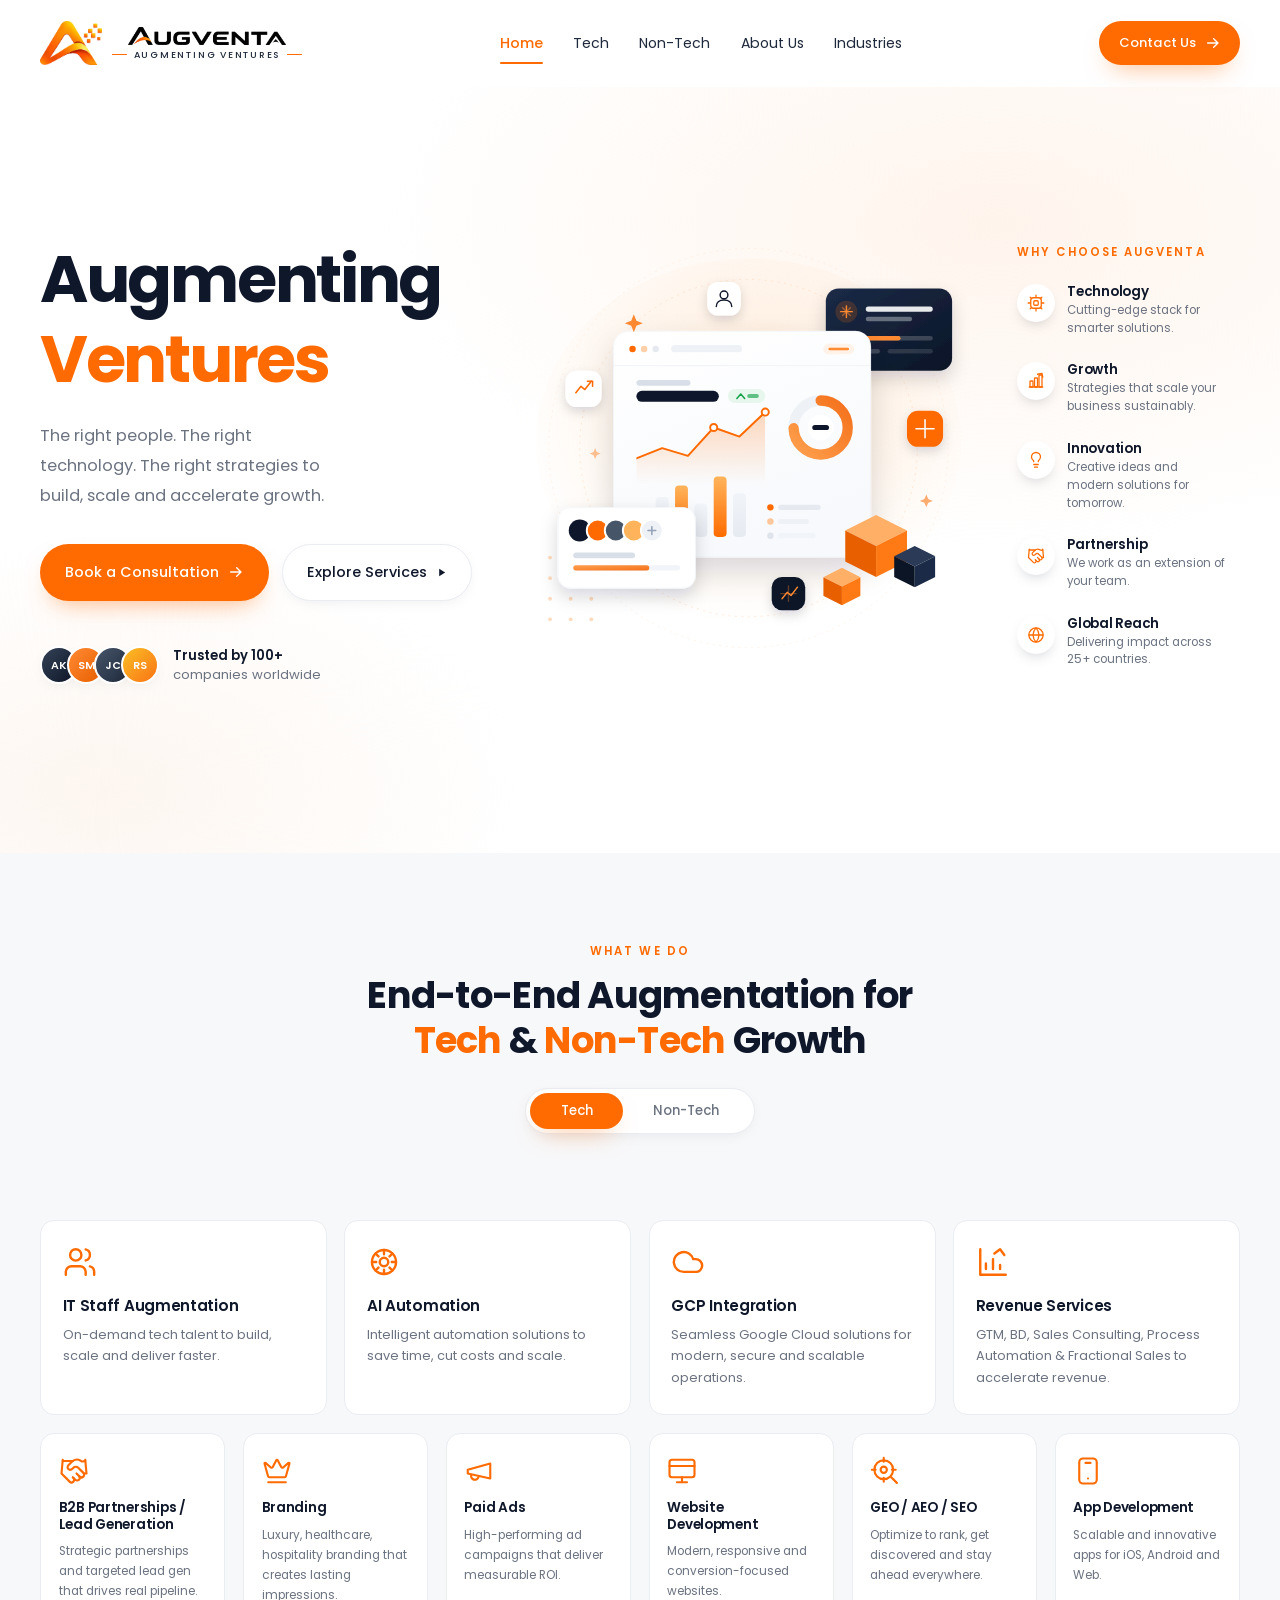
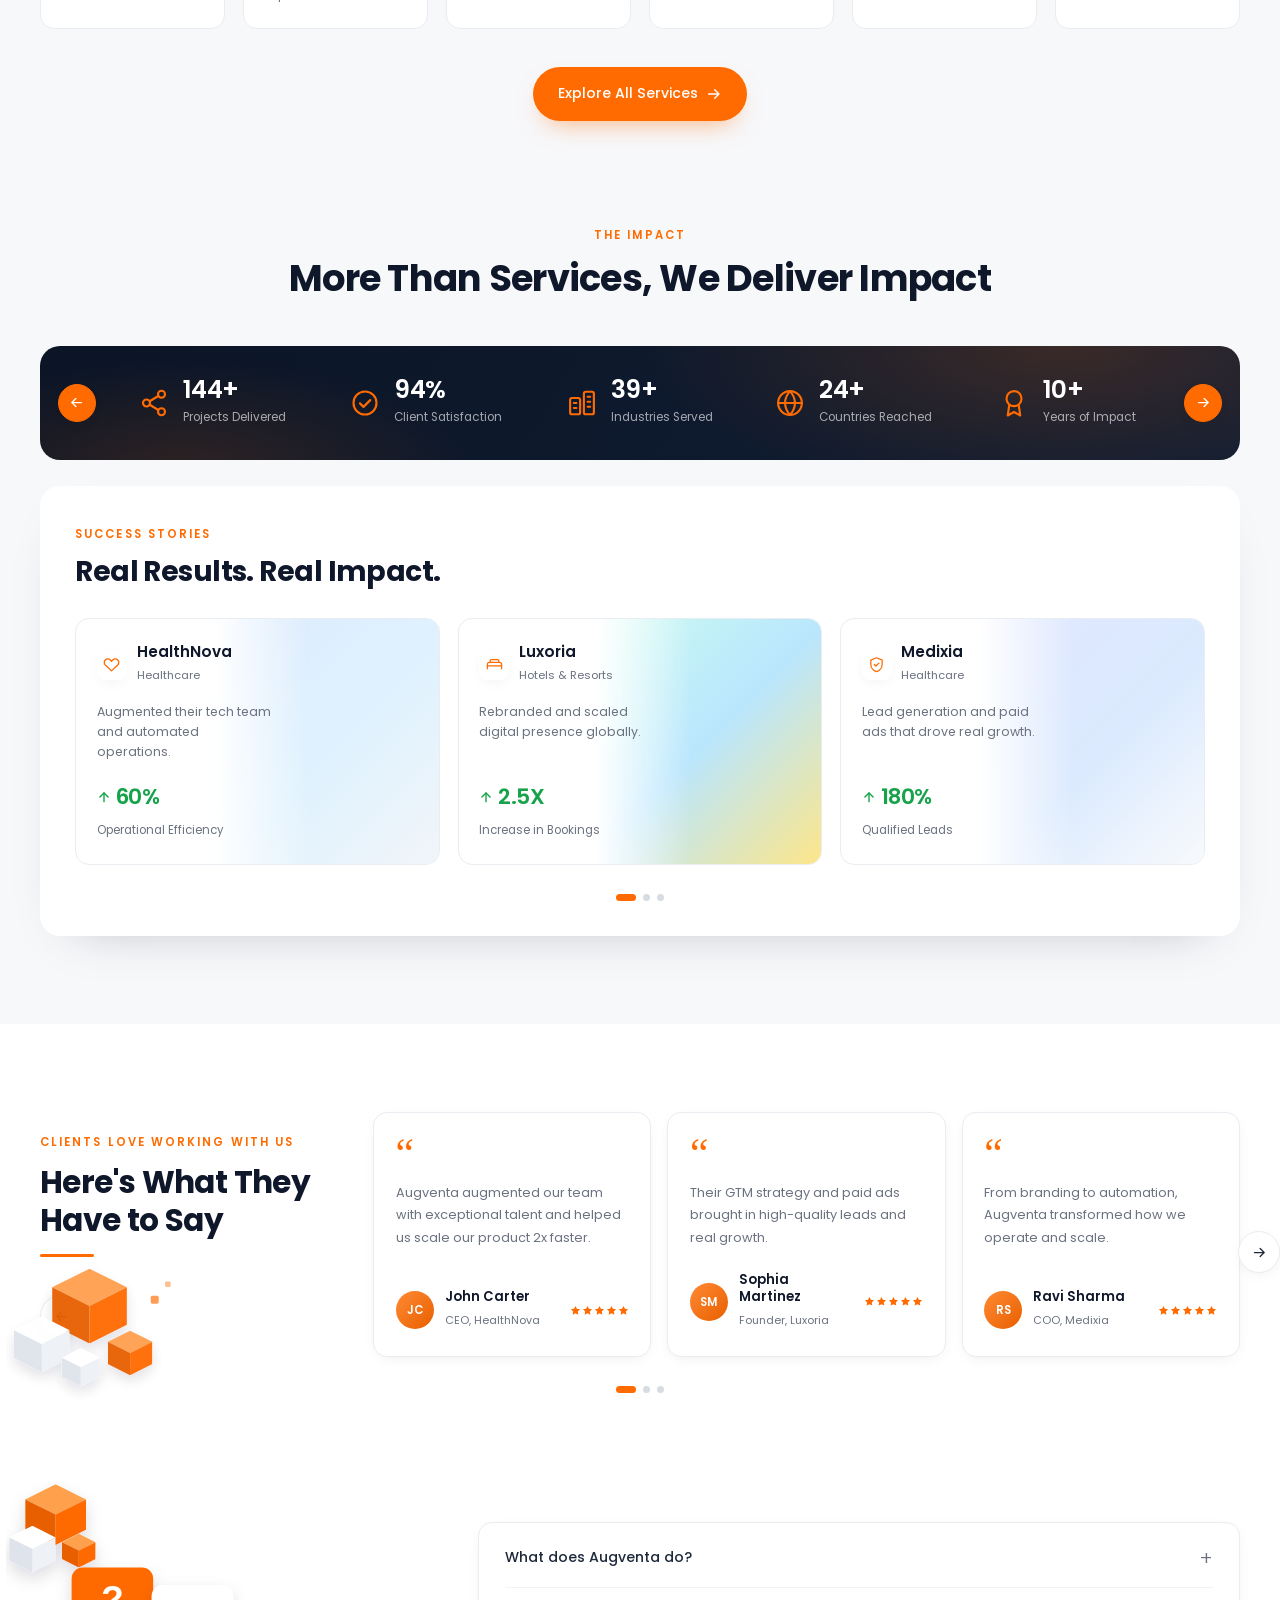
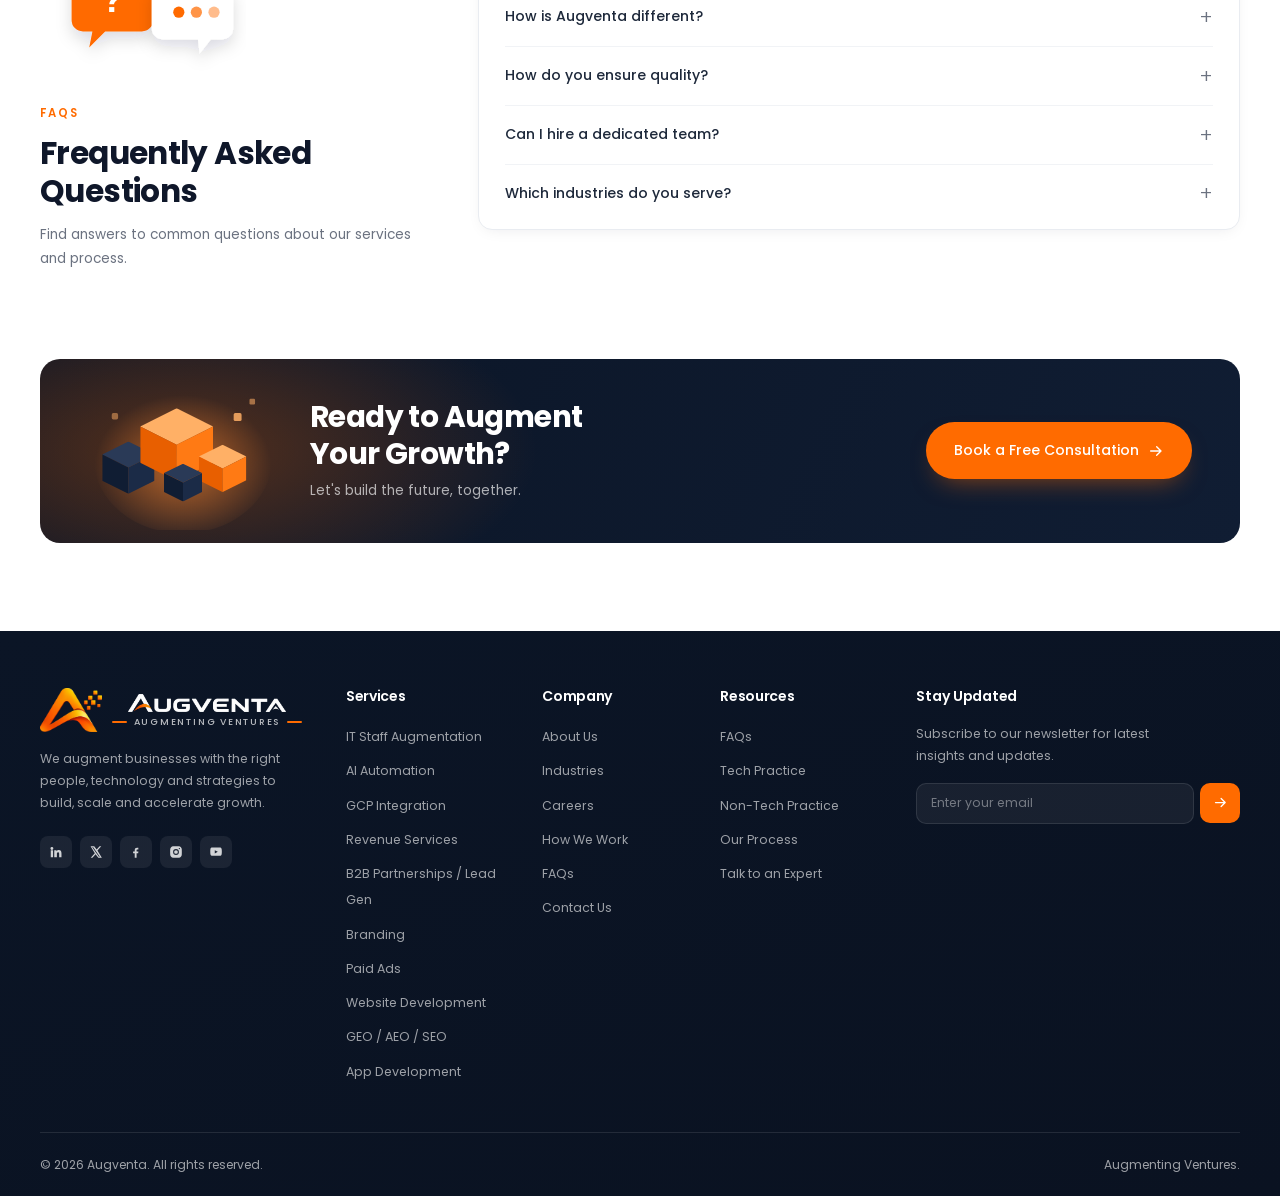
<file: index.html>
<!DOCTYPE html>
<html lang="en">
<head>
<meta charset="UTF-8">
<meta name="viewport" content="width=device-width, initial-scale=1.0">

<!-- ============================================================
     SEO — before going live, find & replace this placeholder domain
     https://augventa.com   →   your real domain
     (it appears in every page, robots.txt and sitemap.xml)
     ============================================================ -->
<title>Augventa | Augmenting Ventures — Tech &amp; Non-Tech Growth Partner</title>
<meta name="description" content="Augventa augments ventures with the right people, technology and strategies. IT staff augmentation, AI automation and GCP on the tech side; partnerships, branding, paid ads, web and app development on the growth side.">
<link rel="canonical" href="https://augventa.com/">
<meta name="robots" content="index, follow, max-image-preview:large, max-snippet:-1, max-video-preview:-1">
<meta name="theme-color" content="#ff6b00">

<!-- Link previews on Facebook, LinkedIn, WhatsApp -->
<meta property="og:type" content="website">
<meta property="og:site_name" content="Augventa">
<meta property="og:locale" content="en_US">
<meta property="og:url" content="https://augventa.com/">
<meta property="og:title" content="Augventa | Augmenting Ventures">
<meta property="og:description" content="The right people. The right technology. The right strategies to build, scale and accelerate growth.">
<meta property="og:image" content="https://augventa.com/assets/og-image.jpg">
<meta property="og:image:width" content="1200">
<meta property="og:image:height" content="630">
<meta property="og:image:alt" content="Augventa — Augmenting Ventures">

<!-- Link previews on X / Twitter -->
<meta name="twitter:card" content="summary_large_image">
<meta name="twitter:title" content="Augventa | Augmenting Ventures">
<meta name="twitter:description" content="The right people. The right technology. The right strategies to build, scale and accelerate growth.">
<meta name="twitter:image" content="https://augventa.com/assets/og-image.jpg">

<link rel="icon" href="assets/favicon.svg?v=20260901c" type="image/svg+xml">
<link rel="apple-touch-icon" href="assets/favicon.svg?v=20260901c">

<link rel="preconnect" href="https://fonts.googleapis.com">
<link rel="preconnect" href="https://fonts.gstatic.com" crossorigin>
<link href="https://fonts.googleapis.com/css2?family=Poppins:wght@300;400;500;600;700&display=swap" rel="stylesheet">
<link rel="stylesheet" href="assets/style.css?v=20260901c">

<!-- Structured data: tells Google this is a real business, with real
     contact details, so it can build a knowledge panel for your name. -->
<script type="application/ld+json">
{
  "@context": "https://schema.org",
  "@graph": [
    {
      "@type": "ProfessionalService",
      "@id": "https://augventa.com/#organization",
      "name": "Augventa",
      "alternateName": "Augventa Technology & Growth Partner",
      "slogan": "Augmenting Ventures",
      "description": "Augventa augments ventures with engineering talent, AI automation and cloud integration on the technology side, and partnerships, branding, paid media, web and app development on the growth side.",
      "url": "https://augventa.com/",
      "logo": "https://augventa.com/assets/logo-mark.png",
      "image": "https://augventa.com/assets/og-image.jpg",
      "email": "sidrah@augventa.com",
      "telephone": "+923324322045",
      "priceRange": "$$",
      "foundingDate": "2021",
      "address": {
        "@type": "PostalAddress",
        "streetAddress": "Office 4, 2nd Floor, Al-Hafeez Executive, Gulberg III",
        "addressLocality": "Lahore",
        "addressRegion": "Punjab",
        "postalCode": "54660",
        "addressCountry": "PK"
      },
      "areaServed": [
        { "@type": "Country", "name": "Pakistan" },
        { "@type": "Place", "name": "Worldwide (remote)" }
      ],
      "openingHoursSpecification": [{
        "@type": "OpeningHoursSpecification",
        "dayOfWeek": ["Monday","Tuesday","Wednesday","Thursday","Friday"],
        "opens": "10:00",
        "closes": "19:00"
      }],
      "sameAs": [
        "https://www.linkedin.com/company/YOUR-PAGE",
        "https://www.facebook.com/YOUR-PAGE",
        "https://www.instagram.com/YOUR-PAGE",
        "https://x.com/YOUR-PAGE",
        "https://www.youtube.com/@YOUR-CHANNEL"
      ],
      "hasOfferCatalog": {
        "@type": "OfferCatalog",
        "name": "Augventa services",
        "itemListElement": [
          { "@type": "Offer", "itemOffered": { "@type": "Service", "name": "IT Staff Augmentation", "url": "https://augventa.com/tech.html#staff-augmentation" } },
          { "@type": "Offer", "itemOffered": { "@type": "Service", "name": "AI Automation", "url": "https://augventa.com/tech.html#ai-automation" } },
          { "@type": "Offer", "itemOffered": { "@type": "Service", "name": "GCP Integration", "url": "https://augventa.com/tech.html#gcp" } },
          { "@type": "Offer", "itemOffered": { "@type": "Service", "name": "Revenue Services", "url": "https://augventa.com/tech.html#revenue" } },
          { "@type": "Offer", "itemOffered": { "@type": "Service", "name": "B2B Partnerships & Lead Generation", "url": "https://augventa.com/non-tech.html#partnerships" } },
          { "@type": "Offer", "itemOffered": { "@type": "Service", "name": "Branding", "url": "https://augventa.com/non-tech.html#branding" } },
          { "@type": "Offer", "itemOffered": { "@type": "Service", "name": "Paid Advertising", "url": "https://augventa.com/non-tech.html#paid-ads" } },
          { "@type": "Offer", "itemOffered": { "@type": "Service", "name": "Website Development", "url": "https://augventa.com/non-tech.html#web" } },
          { "@type": "Offer", "itemOffered": { "@type": "Service", "name": "GEO, AEO & SEO", "url": "https://augventa.com/non-tech.html#geo-seo" } },
          { "@type": "Offer", "itemOffered": { "@type": "Service", "name": "App Development", "url": "https://augventa.com/non-tech.html#app" } }
        ]
      }
    },
    {
      "@type": "WebSite",
      "@id": "https://augventa.com/#website",
      "url": "https://augventa.com/",
      "name": "Augventa",
      "inLanguage": "en",
      "publisher": { "@id": "https://augventa.com/#organization" }
    },
    {
      "@type": "FAQPage",
      "@id": "https://augventa.com/#faq",
      "mainEntity": [
        { "@type": "Question", "name": "What does Augventa do?", "acceptedAnswer": { "@type": "Answer", "text": "Augventa augments growing companies in two directions. Our tech practice adds engineers, AI automation and Google Cloud capability directly into your team. Our non-tech practice builds the partnerships, brand, campaigns, websites and apps that bring customers in. You can engage either side on its own, or both together." } },
        { "@type": "Question", "name": "How is Augventa different?", "acceptedAnswer": { "@type": "Answer", "text": "We augment rather than outsource. Our people work inside your tools, stand-ups and channels, and everything we build — code, cloud accounts, ad accounts, brand files — stays in your name. You also get one accountable point of contact across both practices instead of handoffs between siloed departments." } },
        { "@type": "Question", "name": "How do you ensure quality?", "acceptedAnswer": { "@type": "Answer", "text": "Every engineer goes through a four-stage vetting process — screen, technical assessment, live pressure-test and your own final interview. Delivery is reviewed fortnightly against the success measures agreed at scoping, and every placement carries a two-week replacement window at no cost." } },
        { "@type": "Question", "name": "Can I hire a dedicated team?", "acceptedAnswer": { "@type": "Answer", "text": "Yes. Engagements run from a single embedded specialist to a full cross-functional squad with its own delivery lead. Teams flex up or down as your roadmap changes, and you keep the same people rather than a rotating bench." } },
        { "@type": "Question", "name": "Which industries do you serve?", "acceptedAnswer": { "@type": "Answer", "text": "We work across 40+ industries, with the deepest track record in healthcare, hospitality and luxury, SaaS and fintech, logistics, and professional services. Clients span 25+ countries and we work remote-first across time zones." } }
      ]
    },
    {
      "@type": "WebPage",
      "@id": "https://augventa.com/#webpage",
      "url": "https://augventa.com/",
      "name": "Augventa | Augmenting Ventures",
      "isPartOf": { "@id": "https://augventa.com/#website" },
      "about": { "@id": "https://augventa.com/#organization" }
    }
  ]
}
</script>
</head>
<body>

<!-- ============================================================
     ICON SPRITE — every icon on the site lives here once and is
     referenced with <svg><use href="#i-name"></use></svg>.
     The same block is repeated on each page so the icons also work
     when the site is opened straight from disk (file://).
     ============================================================ -->
<svg width="0" height="0" style="position:absolute" aria-hidden="true" focusable="false">
  <defs>
    <g id="i-staff" fill="none" stroke="currentColor" stroke-width="1.7" stroke-linecap="round" stroke-linejoin="round">
      <path d="M16 21v-2a4 4 0 0 0-4-4H6a4 4 0 0 0-4 4v2"/><circle cx="9" cy="7" r="4"/>
      <path d="M22 21v-2a4 4 0 0 0-3-3.87"/><path d="M16 3.13a4 4 0 0 1 0 7.75"/>
    </g>
    <g id="i-ai" fill="none" stroke="currentColor" stroke-width="1.7" stroke-linecap="round" stroke-linejoin="round">
      <circle cx="12" cy="12" r="8.5"/><circle cx="12" cy="12" r="3"/>
      <path d="M12 3.5v3M12 17.5v3M3.5 12h3M17.5 12h3M6 6l2.1 2.1M15.9 15.9 18 18M18 6l-2.1 2.1M8.1 15.9 6 18"/>
    </g>
    <g id="i-cloud" fill="none" stroke="currentColor" stroke-width="1.7" stroke-linecap="round" stroke-linejoin="round">
      <path d="M17.5 19H9a7 7 0 1 1 6.71-9h1.79a4.5 4.5 0 1 1 0 9Z"/>
    </g>
    <g id="i-revenue" fill="none" stroke="currentColor" stroke-width="1.7" stroke-linecap="round" stroke-linejoin="round">
      <path d="M3 3v18h18"/><path d="M7 17v-4M12 17v-7M17 17v-3"/><path d="m13 6 4-3 3 4"/>
    </g>
    <g id="i-partners" fill="none" stroke="currentColor" stroke-width="1.7" stroke-linecap="round" stroke-linejoin="round">
      <path d="m11 17 2 2a1 1 0 1 0 3-3"/>
      <path d="m14 14 2.5 2.5a1 1 0 1 0 3-3l-3.9-3.9a3 3 0 0 0-4.24 0l-.86.86a1 1 0 1 1-3-3l2.8-2.8a5.8 5.8 0 0 1 7.06-.87l.47.28a2 2 0 0 0 1.42.25L21 4"/>
      <path d="m21 3 1 11h-2"/><path d="M3 3 2 14l6.5 6.5a1 1 0 1 0 3-3"/><path d="M3 4h8"/>
    </g>
    <g id="i-brand" fill="none" stroke="currentColor" stroke-width="1.7" stroke-linecap="round" stroke-linejoin="round">
      <path d="M11.56 3.27a.5.5 0 0 1 .88 0l2.95 5.6a1 1 0 0 0 1.51.3l4.28-3.67a.5.5 0 0 1 .8.52l-2.84 10.25a1 1 0 0 1-.95.73H5.81a1 1 0 0 1-.96-.73L2.02 6.02a.5.5 0 0 1 .8-.52l4.27 3.66a1 1 0 0 0 1.52-.29z"/>
      <path d="M5 21h14"/>
    </g>
    <g id="i-ads" fill="none" stroke="currentColor" stroke-width="1.7" stroke-linecap="round" stroke-linejoin="round">
      <path d="m3 11 18-5v12L3 14v-3z"/><path d="M11.6 16.8a3 3 0 1 1-5.8-1.6"/>
    </g>
    <g id="i-web" fill="none" stroke="currentColor" stroke-width="1.7" stroke-linecap="round" stroke-linejoin="round">
      <rect x="2" y="3" width="20" height="14" rx="2"/><path d="M8 21h8M12 17v4"/><path d="M2 8h20"/>
    </g>
    <g id="i-seo" fill="none" stroke="currentColor" stroke-width="1.7" stroke-linecap="round" stroke-linejoin="round">
      <circle cx="11" cy="11" r="7.5"/><circle cx="11" cy="11" r="2.5"/>
      <path d="M11 1.5v3M11 17.5v3M1.5 11h3M17.5 11h3"/><path d="m17 17 4.5 4.5"/>
    </g>
    <g id="i-app" fill="none" stroke="currentColor" stroke-width="1.7" stroke-linecap="round" stroke-linejoin="round">
      <rect x="5" y="2" width="14" height="20" rx="3"/><path d="M10 5.5h4"/><path d="M12 18h.01"/>
    </g>

    <g id="i-tech" fill="none" stroke="currentColor" stroke-width="1.7" stroke-linecap="round" stroke-linejoin="round">
      <rect x="5" y="5" width="14" height="14" rx="3"/><rect x="9" y="9" width="6" height="6" rx="1.5"/>
      <path d="M12 1.5v3M12 19.5v3M1.5 12h3M19.5 12h3M4.2 4.2l2.1 2.1M17.7 17.7l2.1 2.1M19.8 4.2l-2.1 2.1M6.3 17.7l-2.1 2.1"/>
    </g>
    <g id="i-growth" fill="none" stroke="currentColor" stroke-width="1.7" stroke-linecap="round" stroke-linejoin="round">
      <path d="M3 20h18"/><rect x="4" y="12" width="4" height="8" rx="1"/><rect x="10" y="8" width="4" height="12" rx="1"/><rect x="16" y="4" width="4" height="16" rx="1"/>
      <path d="m14 3 6-1 1 5"/>
    </g>
    <g id="i-idea" fill="none" stroke="currentColor" stroke-width="1.7" stroke-linecap="round" stroke-linejoin="round">
      <path d="M15 14c.2-1 .7-1.7 1.5-2.5A5.9 5.9 0 0 0 18 8 6 6 0 0 0 6 8c0 1.3.5 2.6 1.5 3.5.8.8 1.3 1.5 1.5 2.5"/>
      <path d="M9 18h6M10 21.5h4"/>
    </g>
    <g id="i-globe" fill="none" stroke="currentColor" stroke-width="1.7" stroke-linecap="round" stroke-linejoin="round">
      <circle cx="12" cy="12" r="9.5"/><path d="M2.5 12h19"/>
      <path d="M12 2.5a15 15 0 0 1 4 9.5 15 15 0 0 1-4 9.5 15 15 0 0 1-4-9.5 15 15 0 0 1 4-9.5z"/>
    </g>
    <g id="i-network" fill="none" stroke="currentColor" stroke-width="1.7" stroke-linecap="round" stroke-linejoin="round">
      <circle cx="18" cy="5" r="2.8"/><circle cx="6" cy="12" r="2.8"/><circle cx="18" cy="19" r="2.8"/>
      <path d="m8.6 10.6 6.8-4.2M8.6 13.4l6.8 4.2"/>
    </g>
    <g id="i-check-circle" fill="none" stroke="currentColor" stroke-width="1.7" stroke-linecap="round" stroke-linejoin="round">
      <circle cx="12" cy="12" r="9.2"/><path d="m8 12.3 2.8 2.8L16.2 9.7"/>
    </g>
    <g id="i-building" fill="none" stroke="currentColor" stroke-width="1.7" stroke-linecap="round" stroke-linejoin="round">
      <rect x="2.5" y="8" width="8" height="13" rx="1.5"/><rect x="13.5" y="3" width="8" height="18" rx="1.5"/>
      <path d="M5.5 12h2M5.5 16h2M16.5 7h2M16.5 11h2M16.5 15h2"/>
    </g>
    <g id="i-award" fill="none" stroke="currentColor" stroke-width="1.7" stroke-linecap="round" stroke-linejoin="round">
      <circle cx="12" cy="8.5" r="6"/><path d="M8.2 13.6 7 22l5-2.8 5 2.8-1.2-8.4"/>
    </g>

    <g id="i-arrow-right" fill="none" stroke="currentColor" stroke-width="2" stroke-linecap="round" stroke-linejoin="round">
      <path d="M4 12h15M13 5.5 19.5 12 13 18.5"/>
    </g>
    <g id="i-arrow-left" fill="none" stroke="currentColor" stroke-width="2" stroke-linecap="round" stroke-linejoin="round">
      <path d="M20 12H5M11 5.5 4.5 12 11 18.5"/>
    </g>
    <polygon id="i-play" points="7 4 20 12 7 20" fill="currentColor"/>
    <path id="i-star" fill="currentColor" d="m12 2 3.09 6.26L22 9.27l-5 4.87 1.18 6.88L12 17.77l-6.18 3.25L7 14.14 2 9.27l6.91-1.01z"/>
    <g id="i-trend-up" fill="none" stroke="currentColor" stroke-width="2.4" stroke-linecap="round" stroke-linejoin="round">
      <path d="M12 20V5"/><path d="m5 12 7-7 7 7"/>
    </g>
    <g id="i-mail" fill="none" stroke="currentColor" stroke-width="1.8" stroke-linecap="round" stroke-linejoin="round">
      <rect x="2" y="4" width="20" height="16" rx="2.5"/><path d="m2.5 7 9.5 6 9.5-6"/>
    </g>
    <g id="i-phone" fill="none" stroke="currentColor" stroke-width="1.8" stroke-linecap="round" stroke-linejoin="round">
      <path d="M22 16.9v3a2 2 0 0 1-2.2 2 19.8 19.8 0 0 1-8.6-3.1 19.5 19.5 0 0 1-6-6A19.8 19.8 0 0 1 2.1 4.2 2 2 0 0 1 4.1 2h3a2 2 0 0 1 2 1.7c.1 1 .4 1.9.7 2.8a2 2 0 0 1-.5 2.1L8.1 9.9a16 16 0 0 0 6 6l1.3-1.2a2 2 0 0 1 2.1-.5c.9.3 1.8.6 2.8.7a2 2 0 0 1 1.7 2z"/>
    </g>
    <g id="i-pin" fill="none" stroke="currentColor" stroke-width="1.8" stroke-linecap="round" stroke-linejoin="round">
      <path d="M20 10.5c0 6-8 11.5-8 11.5S4 16.5 4 10.5a8 8 0 0 1 16 0z"/><circle cx="12" cy="10.5" r="3"/>
    </g>
    <g id="i-clock" fill="none" stroke="currentColor" stroke-width="1.8" stroke-linecap="round" stroke-linejoin="round">
      <circle cx="12" cy="12" r="9.2"/><path d="M12 6.8V12l3.4 2"/>
    </g>
    <g id="i-heart" fill="none" stroke="currentColor" stroke-width="1.9" stroke-linecap="round" stroke-linejoin="round">
      <path d="M20.8 5.6a5 5 0 0 0-7.1 0L12 7.3l-1.7-1.7a5 5 0 1 0-7.1 7.1L12 21l8.8-8.3a5 5 0 0 0 0-7.1z"/>
    </g>
    <g id="i-bed" fill="none" stroke="currentColor" stroke-width="1.8" stroke-linecap="round" stroke-linejoin="round">
      <path d="M2 18v-6.5A2.5 2.5 0 0 1 4.5 9H19a3 3 0 0 1 3 3v6"/><path d="M2 14h20M6 9V6.5A1.5 1.5 0 0 1 7.5 5h9A1.5 1.5 0 0 1 18 6.5V9"/>
    </g>
    <g id="i-shield" fill="none" stroke="currentColor" stroke-width="1.8" stroke-linecap="round" stroke-linejoin="round">
      <path d="M12 2.5 4 5.8v5.6c0 4.9 3.4 9.4 8 10.6 4.6-1.2 8-5.7 8-10.6V5.8z"/><path d="m9 12 2.2 2.2L15.5 10"/>
    </g>

    <path id="i-linkedin" fill="currentColor" d="M4.98 3.5a2.5 2.5 0 1 1 0 5 2.5 2.5 0 0 1 0-5zM3 9h4v12H3zM9 9h3.8v1.7h.05c.53-1 1.83-2.05 3.77-2.05 4.03 0 4.78 2.65 4.78 6.1V21h-4v-5.4c0-1.3-.02-2.96-1.8-2.96-1.8 0-2.08 1.4-2.08 2.86V21H9z"/>
    <path id="i-x" fill="currentColor" d="M18.2 2H21l-6.5 7.4L22 22h-6l-4.7-6.1L5.9 22H3l7-8-7.3-12h6.2l4.2 5.6zM17 20h1.6L7.1 4H5.4z"/>
    <path id="i-facebook" fill="currentColor" d="M13 22v-8h2.7l.4-3H13V9.1c0-.9.25-1.5 1.5-1.5H16V4.9c-.3 0-1.2-.1-2.3-.1-2.3 0-3.9 1.4-3.9 4v2.2H7v3h2.8v8z"/>
    <path id="i-instagram" fill="currentColor" d="M12 2c2.7 0 3 0 4.1.06 1.1.05 1.8.22 2.4.47.7.26 1.2.6 1.8 1.15.55.55.9 1.1 1.15 1.8.25.6.42 1.3.47 2.4C22 9 22 9.3 22 12s0 3-.06 4.1c-.05 1.1-.22 1.8-.47 2.4a4.9 4.9 0 0 1-1.15 1.8c-.55.55-1.1.9-1.8 1.15-.6.25-1.3.42-2.4.47-1.1.06-1.4.06-4.1.06s-3 0-4.1-.06c-1.1-.05-1.8-.22-2.4-.47a4.9 4.9 0 0 1-1.8-1.15 4.9 4.9 0 0 1-1.15-1.8c-.25-.6-.42-1.3-.47-2.4C2 15 2 14.7 2 12s0-3 .06-4.1c.05-1.1.22-1.8.47-2.4.26-.7.6-1.2 1.15-1.8A4.9 4.9 0 0 1 5.5 2.53c.6-.25 1.3-.42 2.4-.47C9 2 9.3 2 12 2zm0 5a5 5 0 1 0 0 10 5 5 0 0 0 0-10zm0 8.2a3.2 3.2 0 1 1 0-6.4 3.2 3.2 0 0 1 0 6.4zM17.8 5a1.2 1.2 0 1 0 0 2.4 1.2 1.2 0 0 0 0-2.4z"/>
    <path id="i-youtube" fill="currentColor" d="M21.6 7.2s-.2-1.4-.8-2c-.75-.8-1.6-.8-2-.85C16 4.2 12 4.2 12 4.2s-4 0-6.8.2c-.4.05-1.25.05-2 .85-.6.6-.8 2-.8 2S2.2 8.8 2.2 10.5v1.6c0 1.6.2 3.3.2 3.3s.2 1.4.8 2c.75.8 1.75.77 2.2.86 1.6.15 6.8.2 6.8.2s4 0 6.8-.21c.4-.05 1.25-.05 2-.85.6-.6.8-2 .8-2s.2-1.6.2-3.3v-1.6c0-1.6-.2-3.3-.2-3.3zM9.9 14.6V8.9l5.2 2.86z"/>
  </defs>
</svg>

<!-- ================= HEADER ================= -->
<header class="header" id="siteHeader">
  <div class="wrap nav">
    <a href="index.html" class="logo" aria-label="Augventa — Augmenting Ventures">
      <img src="assets/logo-mark.png?v=20260901c" alt="" class="logo-mark" width="340" height="241">
      <span class="logo-lockup">
        <img src="assets/logo-word.png?v=20260901c" alt="Augventa" class="logo-word" width="560" height="64">
        <span class="logo-tag">Augmenting Ventures</span>
      </span>
    </a>

    <ul class="nav-links" id="navLinks">
      <li><a href="index.html" class="on">Home</a></li>
      <li><a href="tech.html">Tech</a></li>
      <li><a href="non-tech.html">Non-Tech</a></li>
      <li><a href="about.html">About Us</a></li>
      <li><a href="about.html#industries">Industries</a></li>
    </ul>

    <div class="nav-right">
      <a href="contact.html" class="btn btn-primary btn-sm">Contact Us <svg class="ico" viewBox="0 0 24 24"><use href="#i-arrow-right"/></svg></a>
      <button class="burger" id="burger" aria-label="Toggle menu" aria-expanded="false" aria-controls="navLinks">
        <span></span><span></span><span></span>
      </button>
    </div>
  </div>
</header>

<!-- ================= HERO ================= -->
<section class="hero">
  <div class="wrap hero-grid">
    <div>
      <h1>Augmenting<span class="orange">Ventures</span></h1>
      <p class="hero-sub">
        The right people. The right technology. The right strategies to build, scale
        and accelerate growth.
      </p>
      <div class="hero-actions">
        <a href="contact.html" class="btn btn-primary">Book a Consultation <svg class="ico" viewBox="0 0 24 24"><use href="#i-arrow-right"/></svg></a>
        <a href="#services" class="btn btn-white">Explore Services <svg class="ico" viewBox="0 0 24 24" style="width:11px;height:11px"><use href="#i-play"/></svg></a>
      </div>

      <div class="hero-trust">
        <div class="avatar-stack" aria-hidden="true">
          <span>AK</span><span>SM</span><span>JC</span><span>RS</span>
        </div>
        <p><b>Trusted by 100+</b>companies worldwide</p>
      </div>
    </div>

    <div class="hero-art">
      <img src="assets/hero.svg?v=20260901c" alt="Illustration of an analytics dashboard with a growth chart, an automation panel and a team card" width="700" height="640">
    </div>

    <!-- Why choose Augventa — sits alongside the illustration -->
    <div class="hero-rail">
      <span class="eyebrow">Why choose Augventa</span>
      <div class="rail-item">
        <span class="rail-ico"><svg viewBox="0 0 24 24"><use href="#i-tech"/></svg></span>
        <div><h3>Technology</h3><p>Cutting-edge stack for smarter solutions.</p></div>
      </div>
      <div class="rail-item">
        <span class="rail-ico"><svg viewBox="0 0 24 24"><use href="#i-growth"/></svg></span>
        <div><h3>Growth</h3><p>Strategies that scale your business sustainably.</p></div>
      </div>
      <div class="rail-item">
        <span class="rail-ico"><svg viewBox="0 0 24 24"><use href="#i-idea"/></svg></span>
        <div><h3>Innovation</h3><p>Creative ideas and modern solutions for tomorrow.</p></div>
      </div>
      <div class="rail-item">
        <span class="rail-ico"><svg viewBox="0 0 24 24"><use href="#i-partners"/></svg></span>
        <div><h3>Partnership</h3><p>We work as an extension of your team.</p></div>
      </div>
      <div class="rail-item">
        <span class="rail-ico"><svg viewBox="0 0 24 24"><use href="#i-globe"/></svg></span>
        <div><h3>Global Reach</h3><p>Delivering impact across 25+ countries.</p></div>
      </div>
    </div>
  </div>
</section>

<!-- ================= WHAT WE DO ================= -->
<section class="sec sec-gray" id="services">
  <div class="wrap">
    <div class="sec-head reveal">
      <span class="eyebrow">What we do</span>
      <h2>End-to-End Augmentation for<br><span class="orange">Tech</span> &amp; <span class="orange">Non-Tech</span> Growth</h2>
      <div class="toggle" role="tablist" aria-label="Service track">
        <button type="button" class="on" role="tab" aria-selected="true"  data-track="tech">Tech</button>
        <button type="button"           role="tab" aria-selected="false" data-track="nontech">Non-Tech</button>
      </div>
    </div>

    <!-- Tech services -->
    <div class="svc-grid g4 reveal" id="trackTech">
      <article class="svc-card">
        <div class="svc-ico"><svg viewBox="0 0 24 24"><use href="#i-staff"/></svg></div>
        <h3>IT Staff Augmentation</h3>
        <p>On-demand tech talent to build, scale and deliver faster.</p>
      </article>
      <article class="svc-card">
        <div class="svc-ico"><svg viewBox="0 0 24 24"><use href="#i-ai"/></svg></div>
        <h3>AI Automation</h3>
        <p>Intelligent automation solutions to save time, cut costs and scale.</p>
      </article>
      <article class="svc-card">
        <div class="svc-ico"><svg viewBox="0 0 24 24"><use href="#i-cloud"/></svg></div>
        <h3>GCP Integration</h3>
        <p>Seamless Google Cloud solutions for modern, secure and scalable operations.</p>
      </article>
      <article class="svc-card">
        <div class="svc-ico"><svg viewBox="0 0 24 24"><use href="#i-revenue"/></svg></div>
        <h3>Revenue Services</h3>
        <p>GTM, BD, Sales Consulting, Process Automation &amp; Fractional Sales to accelerate revenue.</p>
      </article>
    </div>

    <!-- Non-tech services -->
    <div class="svc-grid g6 reveal" id="trackNonTech">
      <article class="svc-card">
        <div class="svc-ico"><svg viewBox="0 0 24 24"><use href="#i-partners"/></svg></div>
        <h3>B2B Partnerships / Lead Generation</h3>
        <p>Strategic partnerships and targeted lead gen that drives real pipeline.</p>
      </article>
      <article class="svc-card">
        <div class="svc-ico"><svg viewBox="0 0 24 24"><use href="#i-brand"/></svg></div>
        <h3>Branding</h3>
        <p>Luxury, healthcare, hospitality branding that creates lasting impressions.</p>
      </article>
      <article class="svc-card">
        <div class="svc-ico"><svg viewBox="0 0 24 24"><use href="#i-ads"/></svg></div>
        <h3>Paid Ads</h3>
        <p>High-performing ad campaigns that deliver measurable ROI.</p>
      </article>
      <article class="svc-card">
        <div class="svc-ico"><svg viewBox="0 0 24 24"><use href="#i-web"/></svg></div>
        <h3>Website Development</h3>
        <p>Modern, responsive and conversion-focused websites.</p>
      </article>
      <article class="svc-card">
        <div class="svc-ico"><svg viewBox="0 0 24 24"><use href="#i-seo"/></svg></div>
        <h3>GEO / AEO / SEO</h3>
        <p>Optimize to rank, get discovered and stay ahead everywhere.</p>
      </article>
      <article class="svc-card">
        <div class="svc-ico"><svg viewBox="0 0 24 24"><use href="#i-app"/></svg></div>
        <h3>App Development</h3>
        <p>Scalable and innovative apps for iOS, Android and Web.</p>
      </article>
    </div>

    <div class="svc-more reveal">
      <a href="tech.html" class="btn btn-primary">Explore All Services <svg class="ico" viewBox="0 0 24 24"><use href="#i-arrow-right"/></svg></a>
    </div>
  </div>
</section>

<!-- ================= IMPACT + CASE STUDIES =================
     The five "why choose us" points now live beside the hero illustration. -->
<section class="sec sec-gray" style="padding-top:1rem" id="why">
  <div class="wrap">
    <div class="sec-head reveal">
      <span class="eyebrow">The impact</span>
      <h2>More Than Services, We Deliver Impact</h2>
    </div>

    <!-- ⚠️ Placeholder figures — replace with your real numbers before launch. -->
    <div class="stats-bar reveal" id="statsBar">
      <button class="arw prev" type="button" aria-label="Previous stats"><svg viewBox="0 0 24 24"><use href="#i-arrow-left"/></svg></button>
      <div class="stats-track" id="statsTrack">
        <div class="stat">
          <div class="s-ico"><svg viewBox="0 0 24 24"><use href="#i-network"/></svg></div>
          <div><b data-count="150" data-suffix="+">150+</b><span>Projects Delivered</span></div>
        </div>
        <div class="stat">
          <div class="s-ico"><svg viewBox="0 0 24 24"><use href="#i-check-circle"/></svg></div>
          <div><b data-count="98" data-suffix="%">98%</b><span>Client Satisfaction</span></div>
        </div>
        <div class="stat">
          <div class="s-ico"><svg viewBox="0 0 24 24"><use href="#i-building"/></svg></div>
          <div><b data-count="40" data-suffix="+">40+</b><span>Industries Served</span></div>
        </div>
        <div class="stat">
          <div class="s-ico"><svg viewBox="0 0 24 24"><use href="#i-globe"/></svg></div>
          <div><b data-count="25" data-suffix="+">25+</b><span>Countries Reached</span></div>
        </div>
        <div class="stat">
          <div class="s-ico"><svg viewBox="0 0 24 24"><use href="#i-award"/></svg></div>
          <div><b data-count="10" data-suffix="+">10+</b><span>Years of Impact</span></div>
        </div>
      </div>
      <button class="arw next" type="button" aria-label="Next stats"><svg viewBox="0 0 24 24"><use href="#i-arrow-right"/></svg></button>
    </div>

    <!-- ================= SUCCESS STORIES =================
         ⚠️ Placeholder clients and results — replace before launch.
         To use real photography, set --photo on a .case-card, e.g.
         style="--photo:url('assets/case-healthnova.jpg')"            -->
    <div class="cases-panel reveal">
      <div class="cases-head">
        <div>
          <span class="eyebrow">Success stories</span>
          <h2>Real Results. Real Impact.</h2>
        </div>
      </div>

      <div class="cases-grid" id="casesGrid">
        <article class="case-card" style="--wash:linear-gradient(135deg,#dbeafe,#e0f2fe 55%,#f1f5f9)">
          <div class="case-brand">
            <span class="case-logo"><svg viewBox="0 0 24 24"><use href="#i-heart"/></svg></span>
            <div><b>HealthNova</b><small>Healthcare</small></div>
          </div>
          <p class="case-txt">Augmented their tech team and automated operations.</p>
          <div class="case-metric">
            <b><svg viewBox="0 0 24 24"><use href="#i-trend-up"/></svg> 60%</b>
            <span>Operational Efficiency</span>
          </div>
        </article>

        <article class="case-card" style="--wash:linear-gradient(135deg,#ccfbf1,#bae6fd 50%,#fde68a)">
          <div class="case-brand">
            <span class="case-logo"><svg viewBox="0 0 24 24"><use href="#i-bed"/></svg></span>
            <div><b>Luxoria</b><small>Hotels &amp; Resorts</small></div>
          </div>
          <p class="case-txt">Rebranded and scaled digital presence globally.</p>
          <div class="case-metric">
            <b><svg viewBox="0 0 24 24"><use href="#i-trend-up"/></svg> 2.5X</b>
            <span>Increase in Bookings</span>
          </div>
        </article>

        <article class="case-card" style="--wash:linear-gradient(135deg,#e0e7ff,#dbeafe 55%,#f8fafc)">
          <div class="case-brand">
            <span class="case-logo"><svg viewBox="0 0 24 24"><use href="#i-shield"/></svg></span>
            <div><b>Medixia</b><small>Healthcare</small></div>
          </div>
          <p class="case-txt">Lead generation and paid ads that drove real growth.</p>
          <div class="case-metric">
            <b><svg viewBox="0 0 24 24"><use href="#i-trend-up"/></svg> 180%</b>
            <span>Qualified Leads</span>
          </div>
        </article>
      </div>

      <div class="dots" data-dots-for="casesGrid">
        <button class="dot on" type="button" aria-label="Case study 1"></button>
        <button class="dot" type="button" aria-label="Case study 2"></button>
        <button class="dot" type="button" aria-label="Case study 3"></button>
      </div>
    </div>
  </div>
</section>

<!-- ================= TESTIMONIALS =================
     ⚠️ Placeholder quotes — replace with real, attributable feedback. -->
<section class="sec tst">
  <div class="wrap">
    <div class="tst-grid">
      <div class="tst-left reveal">
        <span class="eyebrow">Clients love working with us</span>
        <h2>Here's What They Have to Say</h2>
        <div class="rule"></div>
        <button class="arw" type="button" data-tst="prev" aria-label="Previous testimonial"><svg viewBox="0 0 24 24"><use href="#i-arrow-left"/></svg></button>
        <img src="assets/cubes.svg?v=20260901c" alt="" class="tst-cubes">
      </div>

      <div class="tst-cards reveal" id="tstCards">
        <article class="tst-card">
          <div class="qmark" aria-hidden="true">&ldquo;</div>
          <p>Augventa augmented our team with exceptional talent and helped us scale our product 2x faster.</p>
          <div class="tst-who">
            <span class="av">JC</span>
            <div><b>John Carter</b><small>CEO, HealthNova</small></div>
            <div class="stars" aria-label="5 out of 5">
              <svg viewBox="0 0 24 24"><use href="#i-star"/></svg><svg viewBox="0 0 24 24"><use href="#i-star"/></svg><svg viewBox="0 0 24 24"><use href="#i-star"/></svg><svg viewBox="0 0 24 24"><use href="#i-star"/></svg><svg viewBox="0 0 24 24"><use href="#i-star"/></svg>
            </div>
          </div>
        </article>

        <article class="tst-card">
          <div class="qmark" aria-hidden="true">&ldquo;</div>
          <p>Their GTM strategy and paid ads brought in high-quality leads and real growth.</p>
          <div class="tst-who">
            <span class="av">SM</span>
            <div><b>Sophia Martinez</b><small>Founder, Luxoria</small></div>
            <div class="stars" aria-label="5 out of 5">
              <svg viewBox="0 0 24 24"><use href="#i-star"/></svg><svg viewBox="0 0 24 24"><use href="#i-star"/></svg><svg viewBox="0 0 24 24"><use href="#i-star"/></svg><svg viewBox="0 0 24 24"><use href="#i-star"/></svg><svg viewBox="0 0 24 24"><use href="#i-star"/></svg>
            </div>
          </div>
        </article>

        <article class="tst-card">
          <div class="qmark" aria-hidden="true">&ldquo;</div>
          <p>From branding to automation, Augventa transformed how we operate and scale.</p>
          <div class="tst-who">
            <span class="av">RS</span>
            <div><b>Ravi Sharma</b><small>COO, Medixia</small></div>
            <div class="stars" aria-label="5 out of 5">
              <svg viewBox="0 0 24 24"><use href="#i-star"/></svg><svg viewBox="0 0 24 24"><use href="#i-star"/></svg><svg viewBox="0 0 24 24"><use href="#i-star"/></svg><svg viewBox="0 0 24 24"><use href="#i-star"/></svg><svg viewBox="0 0 24 24"><use href="#i-star"/></svg>
            </div>
          </div>
        </article>
      </div>

      <button class="arw tst-next" type="button" data-tst="next" aria-label="Next testimonial"><svg viewBox="0 0 24 24"><use href="#i-arrow-right"/></svg></button>
    </div>

    <div class="dots" data-dots-for="tstCards">
      <button class="dot on" type="button" aria-label="Testimonial 1"></button>
      <button class="dot" type="button" aria-label="Testimonial 2"></button>
      <button class="dot" type="button" aria-label="Testimonial 3"></button>
    </div>
  </div>
</section>

<!-- ================= FAQ ================= -->
<section class="sec" id="faqs" style="padding-top:0">
  <div class="wrap faq-grid">
    <div class="faq-left reveal">
      <img src="assets/faq-art.svg?v=20260901c" alt="" class="faq-art">
      <span class="eyebrow">FAQs</span>
      <h2>Frequently Asked Questions</h2>
      <p>Find answers to common questions about our services and process.</p>
    </div>

    <div class="faq-list reveal">
      <div class="faq-item">
        <button class="faq-q" type="button" aria-expanded="false">What does Augventa do?</button>
        <div class="faq-a"><p>
          We augment growing companies in two directions. Our <strong>tech</strong> practice adds engineers,
          AI automation and Google Cloud capability directly into your team. Our <strong>non-tech</strong>
          practice builds the partnerships, brand, campaigns, websites and apps that bring customers in.
          Engage either side on its own, or both together.
        </p></div>
      </div>
      <div class="faq-item">
        <button class="faq-q" type="button" aria-expanded="false">How is Augventa different?</button>
        <div class="faq-a"><p>
          We augment rather than outsource. Our people work inside your tools, stand-ups and channels, and
          everything we build — code, cloud accounts, ad accounts, brand files — stays in your name. You also
          get one accountable point of contact across both practices instead of handoffs between siloed departments.
        </p></div>
      </div>
      <div class="faq-item">
        <button class="faq-q" type="button" aria-expanded="false">How do you ensure quality?</button>
        <div class="faq-a"><p>
          Every engineer goes through four stages — screen, technical assessment, live pressure-test, and your
          own final interview. Delivery is reviewed fortnightly against the success measures agreed at scoping,
          and every placement carries a two-week replacement window at no cost.
        </p></div>
      </div>
      <div class="faq-item">
        <button class="faq-q" type="button" aria-expanded="false">Can I hire a dedicated team?</button>
        <div class="faq-a"><p>
          Yes. Engagements run from a single embedded specialist to a full cross-functional squad with its own
          delivery lead. Teams flex up or down as your roadmap changes, and you keep the same people rather than
          a rotating bench.
        </p></div>
      </div>
      <div class="faq-item">
        <button class="faq-q" type="button" aria-expanded="false">Which industries do you serve?</button>
        <div class="faq-a"><p>
          We work across 40+ industries, with the deepest track record in healthcare, hospitality and luxury,
          SaaS and fintech, logistics, and professional services. Clients span 25+ countries and we work
          remote-first across time zones.
        </p></div>
      </div>
    </div>
  </div>
</section>

<!-- ================= CTA ================= -->
<section class="sec" style="padding-top:0">
  <div class="wrap">
    <div class="cta-band reveal">
      <img src="assets/cta-art.svg?v=20260901c" alt="" class="cta-art">
      <div class="cta-copy">
        <h2>Ready to Augment<br>Your Growth?</h2>
        <p>Let's build the future, together.</p>
      </div>
      <a href="contact.html" class="btn btn-primary">Book a Free Consultation <svg class="ico" viewBox="0 0 24 24"><use href="#i-arrow-right"/></svg></a>
    </div>
  </div>
</section>

<!-- ================= FOOTER ================= -->
<footer class="footer">
  <div class="wrap">
    <div class="foot-grid">
      <div>
        <a href="index.html" class="logo" aria-label="Augventa — Augmenting Ventures">
      <img src="assets/logo-mark.png?v=20260901c" alt="" class="logo-mark" width="340" height="241">
      <span class="logo-lockup">
        <img src="assets/logo-word-light.png?v=20260901c" alt="Augventa" class="logo-word" width="560" height="64">
        <span class="logo-tag">Augmenting Ventures</span>
      </span>
    </a>
        <p>We augment businesses with the right people, technology and strategies to build, scale and accelerate growth.</p>
        <div class="socials">
          <a href="#" aria-label="LinkedIn"><svg viewBox="0 0 24 24"><use href="#i-linkedin"/></svg></a>
          <a href="#" aria-label="X"><svg viewBox="0 0 24 24"><use href="#i-x"/></svg></a>
          <a href="#" aria-label="Facebook"><svg viewBox="0 0 24 24"><use href="#i-facebook"/></svg></a>
          <a href="#" aria-label="Instagram"><svg viewBox="0 0 24 24"><use href="#i-instagram"/></svg></a>
          <a href="#" aria-label="YouTube"><svg viewBox="0 0 24 24"><use href="#i-youtube"/></svg></a>
        </div>
      </div>

      <div>
        <h4>Services</h4>
        <ul>
          <li><a href="tech.html#staff-augmentation">IT Staff Augmentation</a></li>
          <li><a href="tech.html#ai-automation">AI Automation</a></li>
          <li><a href="tech.html#gcp">GCP Integration</a></li>
          <li><a href="tech.html#revenue">Revenue Services</a></li>
          <li><a href="non-tech.html#partnerships">B2B Partnerships / Lead Gen</a></li>
          <li><a href="non-tech.html#branding">Branding</a></li>
          <li><a href="non-tech.html#paid-ads">Paid Ads</a></li>
          <li><a href="non-tech.html#web">Website Development</a></li>
          <li><a href="non-tech.html#geo-seo">GEO / AEO / SEO</a></li>
          <li><a href="non-tech.html#app">App Development</a></li>
        </ul>
      </div>

      <div>
        <h4>Company</h4>
        <ul>
          <li><a href="about.html">About Us</a></li>
          <li><a href="about.html#industries">Industries</a></li>
          <li><a href="contact.html">Careers</a></li>
          <li><a href="about.html#process">How We Work</a></li>
          <li><a href="index.html#faqs">FAQs</a></li>
          <li><a href="contact.html">Contact Us</a></li>
        </ul>
      </div>

      <div>
        <h4>Resources</h4>
        <ul>
          <li><a href="index.html#faqs">FAQs</a></li>
          <li><a href="tech.html">Tech Practice</a></li>
          <li><a href="non-tech.html">Non-Tech Practice</a></li>
          <li><a href="about.html#process">Our Process</a></li>
          <li><a href="contact.html">Talk to an Expert</a></li>
        </ul>
      </div>

      <div class="news">
        <h4>Stay Updated</h4>
        <p>Subscribe to our newsletter for latest insights and updates.</p>
        <form class="news-form" id="newsForm" novalidate>
          <label for="newsEmail" class="sr-only" style="position:absolute;width:1px;height:1px;overflow:hidden;clip:rect(0 0 0 0)">Email address</label>
          <input type="email" id="newsEmail" name="email" placeholder="Enter your email" autocomplete="email">
          <button type="submit" aria-label="Subscribe"><svg viewBox="0 0 24 24"><use href="#i-arrow-right"/></svg></button>
        </form>
        <p class="news-msg" id="newsMsg" role="status"></p>
      </div>
    </div>

    <div class="foot-bottom">
      <span>&copy; <span class="year">2026</span> Augventa. All rights reserved.</span>
      <span>Augmenting Ventures.</span>
    </div>
  </div>
</footer>

<script src="assets/script.js?v=20260901c"></script>
</body>
</html>
</file>
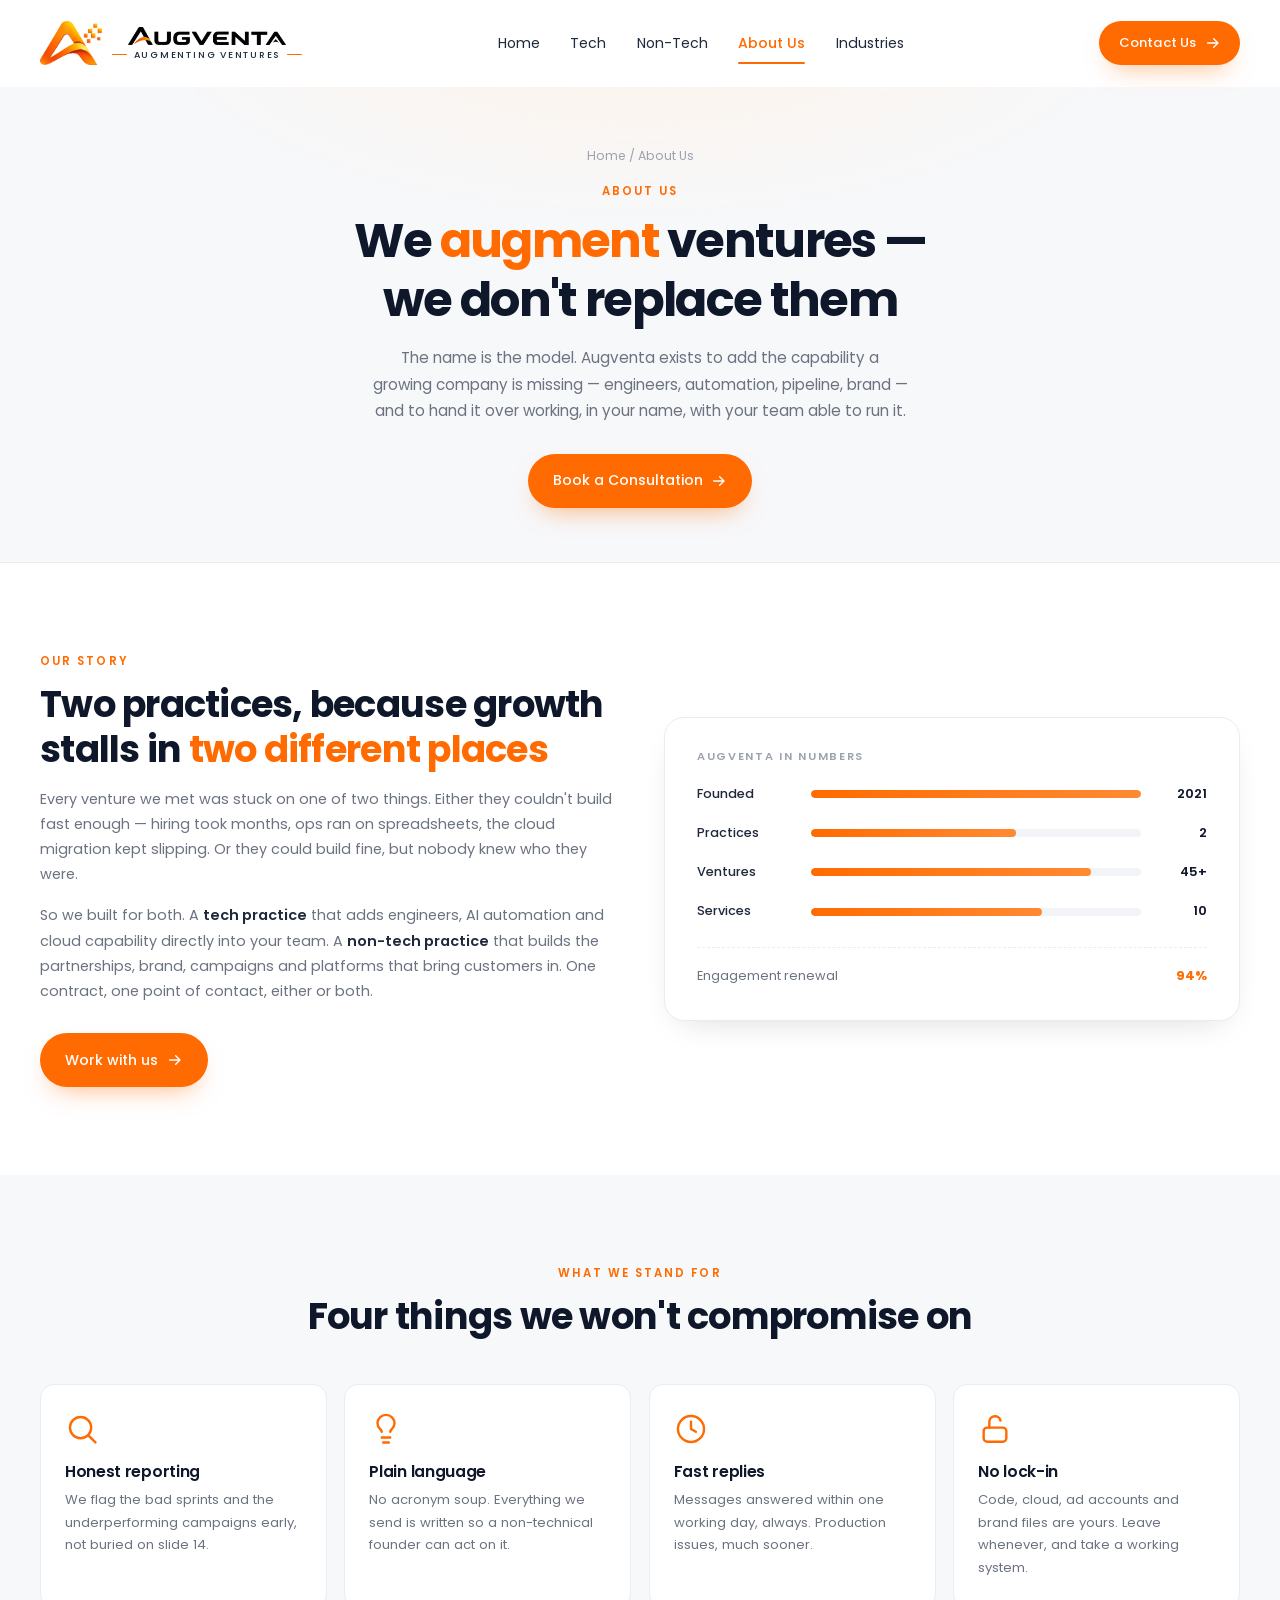
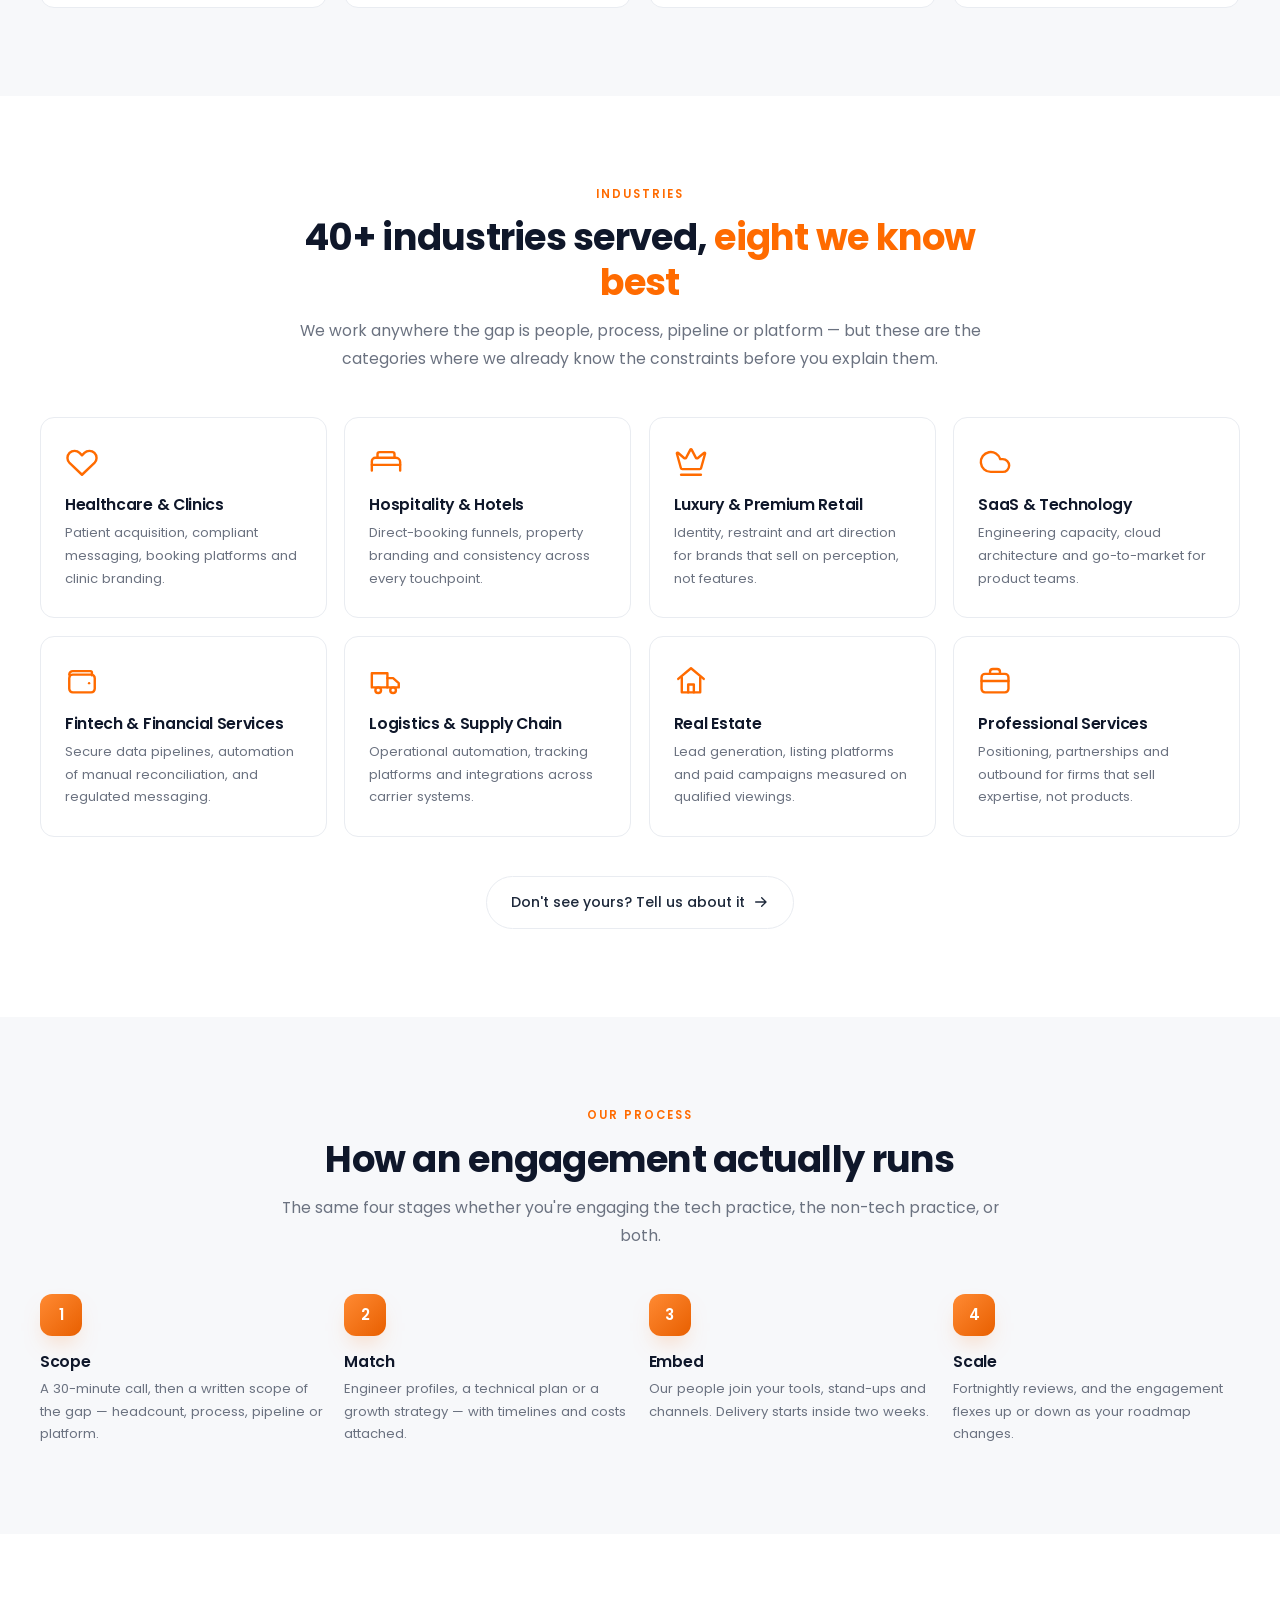
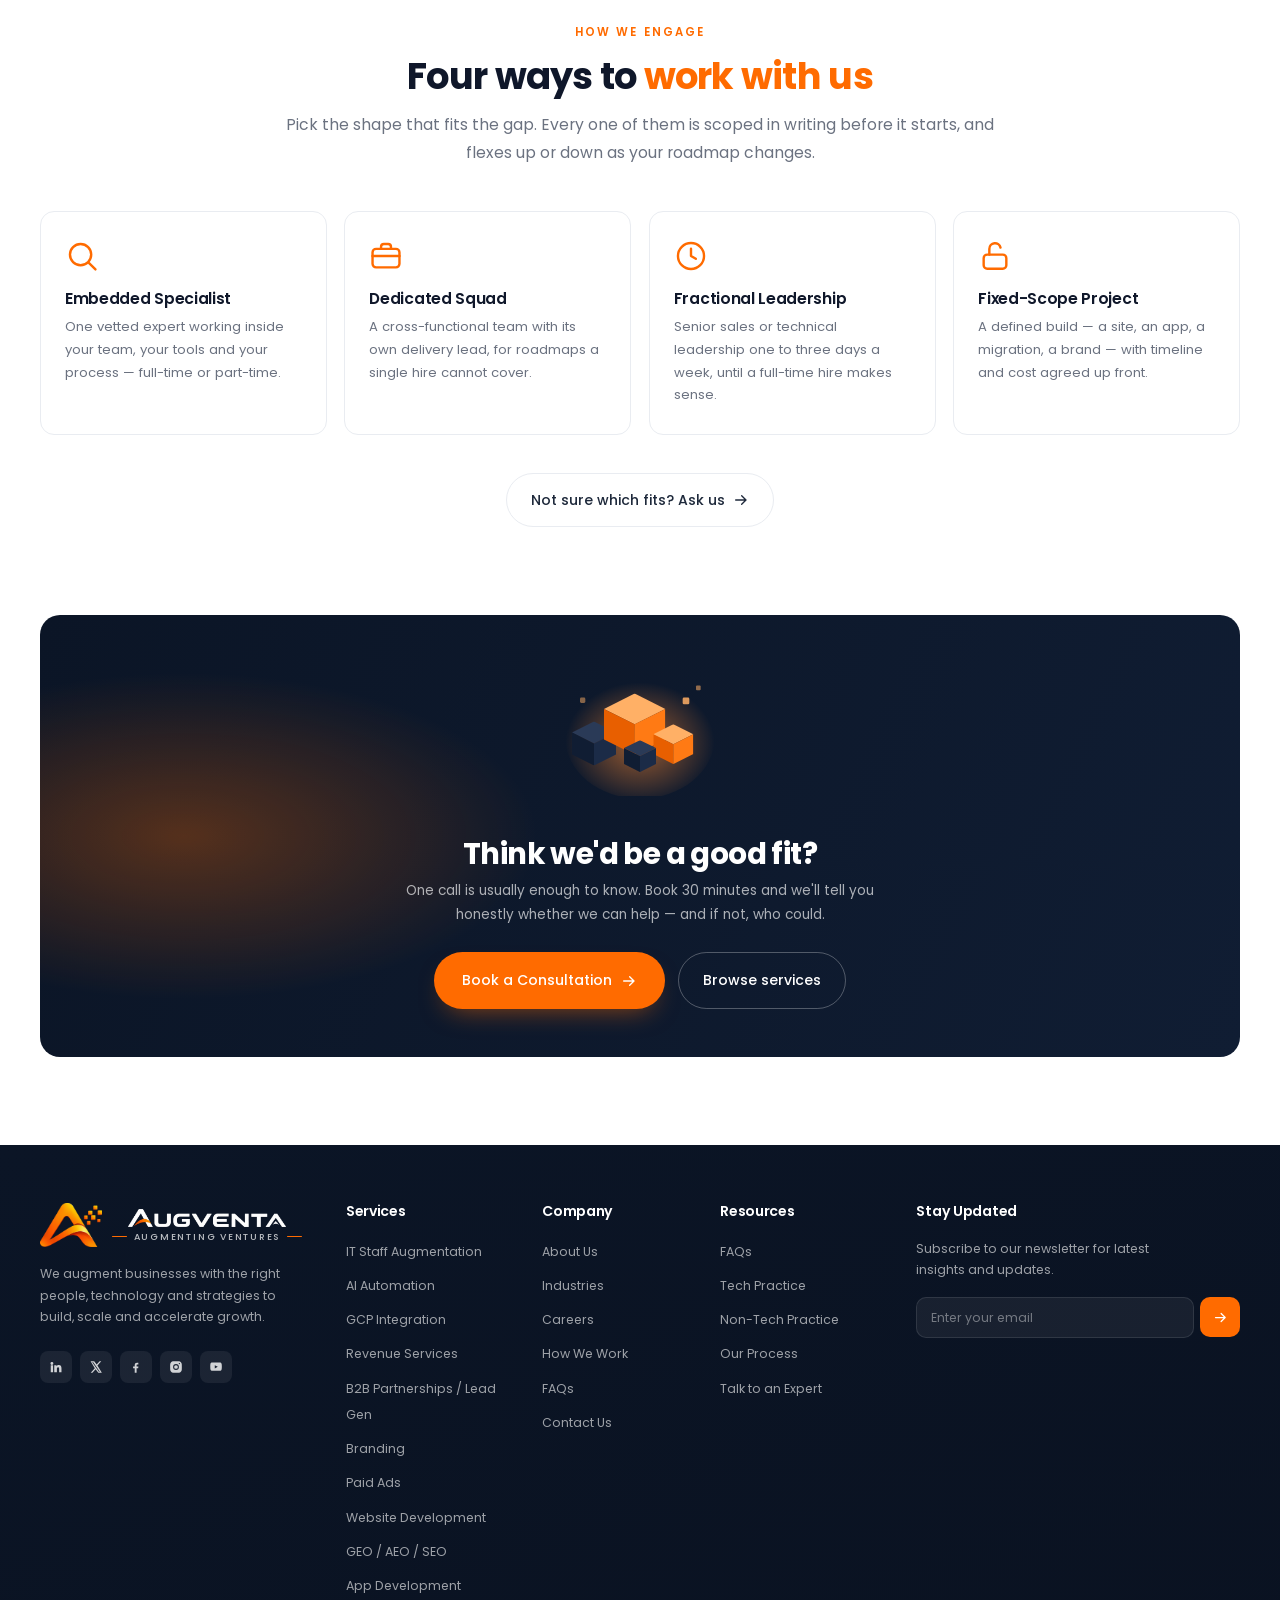
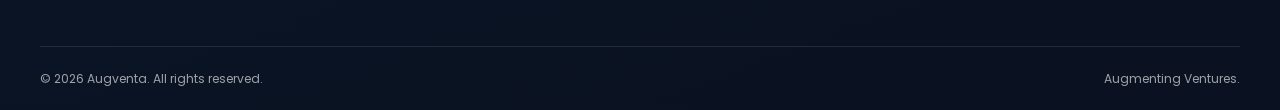
<file: about.html>
<!DOCTYPE html>
<html lang="en">
<head>
<meta charset="UTF-8">
<meta name="viewport" content="width=device-width, initial-scale=1.0">

<title>About Augventa | Augmenting Ventures</title>
<meta name="description" content="Augventa is a technology and growth partner running two practices — talent, AI automation and cloud on one side; brand, pipeline and platforms on the other. See the industries we serve, how we work and the ways you can engage us.">
<link rel="canonical" href="https://augventa.com/about.html">
<meta name="robots" content="index, follow, max-image-preview:large">
<meta name="theme-color" content="#ff6b00">

<meta property="og:type" content="website">
<meta property="og:site_name" content="Augventa">
<meta property="og:url" content="https://augventa.com/about.html">
<meta property="og:title" content="About Augventa | Augmenting Ventures">
<meta property="og:description" content="A technology and growth partner running two practices, with one accountable point of contact.">
<meta property="og:image" content="https://augventa.com/assets/og-image.jpg">
<meta name="twitter:card" content="summary_large_image">
<meta name="twitter:title" content="About Augventa | Augmenting Ventures">
<meta name="twitter:description" content="A technology and growth partner running two practices, with one accountable point of contact.">
<meta name="twitter:image" content="https://augventa.com/assets/og-image.jpg">

<link rel="icon" href="assets/favicon.svg?v=20260901c" type="image/svg+xml">
<link rel="preconnect" href="https://fonts.googleapis.com">
<link rel="preconnect" href="https://fonts.gstatic.com" crossorigin>
<link href="https://fonts.googleapis.com/css2?family=Poppins:wght@300;400;500;600;700&display=swap" rel="stylesheet">
<link rel="stylesheet" href="assets/style.css?v=20260901c">

<script type="application/ld+json">
{
  "@context": "https://schema.org",
  "@graph": [
    {
      "@type": "AboutPage",
      "url": "https://augventa.com/about.html",
      "name": "About Augventa",
      "description": "The story, values, industries, process and engagement models behind Augventa.",
      "mainEntity": { "@id": "https://augventa.com/#organization" }
    },
    {
      "@type": "BreadcrumbList",
      "itemListElement": [
        { "@type": "ListItem", "position": 1, "name": "Home", "item": "https://augventa.com/" },
        { "@type": "ListItem", "position": 2, "name": "About", "item": "https://augventa.com/about.html" }
      ]
    }
  ]
}
</script>
</head>
<body>

<!-- ICON SPRITE — see index.html for notes -->
<svg width="0" height="0" style="position:absolute" aria-hidden="true" focusable="false">
  <defs>
    <g id="i-search" fill="none" stroke="currentColor" stroke-width="1.7" stroke-linecap="round" stroke-linejoin="round">
      <circle cx="11" cy="11" r="7.5"/><path d="m17 17 4.5 4.5"/>
    </g>
    <g id="i-idea" fill="none" stroke="currentColor" stroke-width="1.7" stroke-linecap="round" stroke-linejoin="round">
      <path d="M15 14c.2-1 .7-1.7 1.5-2.5A5.9 5.9 0 0 0 18 8 6 6 0 0 0 6 8c0 1.3.5 2.6 1.5 3.5.8.8 1.3 1.5 1.5 2.5"/>
      <path d="M9 18h6M10 21.5h4"/>
    </g>
    <g id="i-clock" fill="none" stroke="currentColor" stroke-width="1.7" stroke-linecap="round" stroke-linejoin="round">
      <circle cx="12" cy="12" r="9.2"/><path d="M12 6.8V12l3.4 2"/>
    </g>
    <g id="i-unlock" fill="none" stroke="currentColor" stroke-width="1.7" stroke-linecap="round" stroke-linejoin="round">
      <rect x="4" y="11" width="16" height="10" rx="2.5"/><path d="M8 11V7a4 4 0 0 1 7.9-.9"/>
    </g>
    <g id="i-heart" fill="none" stroke="currentColor" stroke-width="1.7" stroke-linecap="round" stroke-linejoin="round">
      <path d="M20.8 5.6a5 5 0 0 0-7.1 0L12 7.3l-1.7-1.7a5 5 0 1 0-7.1 7.1L12 21l8.8-8.3a5 5 0 0 0 0-7.1z"/>
    </g>
    <g id="i-bed" fill="none" stroke="currentColor" stroke-width="1.7" stroke-linecap="round" stroke-linejoin="round">
      <path d="M2 18v-6.5A2.5 2.5 0 0 1 4.5 9H19a3 3 0 0 1 3 3v6"/><path d="M2 14h20M6 9V6.5A1.5 1.5 0 0 1 7.5 5h9A1.5 1.5 0 0 1 18 6.5V9"/>
    </g>
    <g id="i-brand" fill="none" stroke="currentColor" stroke-width="1.7" stroke-linecap="round" stroke-linejoin="round">
      <path d="M11.56 3.27a.5.5 0 0 1 .88 0l2.95 5.6a1 1 0 0 0 1.51.3l4.28-3.67a.5.5 0 0 1 .8.52l-2.84 10.25a1 1 0 0 1-.95.73H5.81a1 1 0 0 1-.96-.73L2.02 6.02a.5.5 0 0 1 .8-.52l4.27 3.66a1 1 0 0 0 1.52-.29z"/>
      <path d="M5 21h14"/>
    </g>
    <g id="i-cloud" fill="none" stroke="currentColor" stroke-width="1.7" stroke-linecap="round" stroke-linejoin="round">
      <path d="M17.5 19H9a7 7 0 1 1 6.71-9h1.79a4.5 4.5 0 1 1 0 9Z"/>
    </g>
    <g id="i-wallet" fill="none" stroke="currentColor" stroke-width="1.7" stroke-linecap="round" stroke-linejoin="round">
      <path d="M3 7.5A2.5 2.5 0 0 1 5.5 5H18a1 1 0 0 1 1 1v2"/><rect x="3" y="7.5" width="18" height="12.5" rx="2.5"/>
      <path d="M17 13.5h.01"/>
    </g>
    <g id="i-truck" fill="none" stroke="currentColor" stroke-width="1.7" stroke-linecap="round" stroke-linejoin="round">
      <path d="M2 6.5h11v10H2z"/><path d="M13 10h4l4 3.5v3h-8"/><circle cx="6.5" cy="18.5" r="2"/><circle cx="17" cy="18.5" r="2"/>
    </g>
    <g id="i-home" fill="none" stroke="currentColor" stroke-width="1.7" stroke-linecap="round" stroke-linejoin="round">
      <path d="M3 10.5 12 3l9 7.5"/><path d="M5.5 9.5V20h13V9.5"/><path d="M10 20v-5.5h4V20"/>
    </g>
    <g id="i-briefcase" fill="none" stroke="currentColor" stroke-width="1.7" stroke-linecap="round" stroke-linejoin="round">
      <rect x="2.5" y="7" width="19" height="13" rx="2.5"/><path d="M8.5 7V5.5A2 2 0 0 1 10.5 3.5h3a2 2 0 0 1 2 2V7"/><path d="M2.5 12h19"/>
    </g>
    <g id="i-tech" fill="none" stroke="currentColor" stroke-width="1.7" stroke-linecap="round" stroke-linejoin="round">
      <rect x="5" y="5" width="14" height="14" rx="3"/><rect x="9" y="9" width="6" height="6" rx="1.5"/>
      <path d="M12 1.5v3M12 19.5v3M1.5 12h3M19.5 12h3M4.2 4.2l2.1 2.1M17.7 17.7l2.1 2.1M19.8 4.2l-2.1 2.1M6.3 17.7l-2.1 2.1"/>
    </g>
    <g id="i-arrow-right" fill="none" stroke="currentColor" stroke-width="2" stroke-linecap="round" stroke-linejoin="round">
      <path d="M4 12h15M13 5.5 19.5 12 13 18.5"/>
    </g>
    <path id="i-linkedin" fill="currentColor" d="M4.98 3.5a2.5 2.5 0 1 1 0 5 2.5 2.5 0 0 1 0-5zM3 9h4v12H3zM9 9h3.8v1.7h.05c.53-1 1.83-2.05 3.77-2.05 4.03 0 4.78 2.65 4.78 6.1V21h-4v-5.4c0-1.3-.02-2.96-1.8-2.96-1.8 0-2.08 1.4-2.08 2.86V21H9z"/>
    <path id="i-x" fill="currentColor" d="M18.2 2H21l-6.5 7.4L22 22h-6l-4.7-6.1L5.9 22H3l7-8-7.3-12h6.2l4.2 5.6zM17 20h1.6L7.1 4H5.4z"/>
    <path id="i-facebook" fill="currentColor" d="M13 22v-8h2.7l.4-3H13V9.1c0-.9.25-1.5 1.5-1.5H16V4.9c-.3 0-1.2-.1-2.3-.1-2.3 0-3.9 1.4-3.9 4v2.2H7v3h2.8v8z"/>
    <path id="i-instagram" fill="currentColor" d="M12 2c2.7 0 3 0 4.1.06 1.1.05 1.8.22 2.4.47.7.26 1.2.6 1.8 1.15.55.55.9 1.1 1.15 1.8.25.6.42 1.3.47 2.4C22 9 22 9.3 22 12s0 3-.06 4.1c-.05 1.1-.22 1.8-.47 2.4a4.9 4.9 0 0 1-1.15 1.8c-.55.55-1.1.9-1.8 1.15-.6.25-1.3.42-2.4.47-1.1.06-1.4.06-4.1.06s-3 0-4.1-.06c-1.1-.05-1.8-.22-2.4-.47a4.9 4.9 0 0 1-1.8-1.15 4.9 4.9 0 0 1-1.15-1.8c-.25-.6-.42-1.3-.47-2.4C2 15 2 14.7 2 12s0-3 .06-4.1c.05-1.1.22-1.8.47-2.4.26-.7.6-1.2 1.15-1.8A4.9 4.9 0 0 1 5.5 2.53c.6-.25 1.3-.42 2.4-.47C9 2 9.3 2 12 2zm0 5a5 5 0 1 0 0 10 5 5 0 0 0 0-10zm0 8.2a3.2 3.2 0 1 1 0-6.4 3.2 3.2 0 0 1 0 6.4zM17.8 5a1.2 1.2 0 1 0 0 2.4 1.2 1.2 0 0 0 0-2.4z"/>
    <path id="i-youtube" fill="currentColor" d="M21.6 7.2s-.2-1.4-.8-2c-.75-.8-1.6-.8-2-.85C16 4.2 12 4.2 12 4.2s-4 0-6.8.2c-.4.05-1.25.05-2 .85-.6.6-.8 2-.8 2S2.2 8.8 2.2 10.5v1.6c0 1.6.2 3.3.2 3.3s.2 1.4.8 2c.75.8 1.75.77 2.2.86 1.6.15 6.8.2 6.8.2s4 0 6.8-.21c.4-.05 1.25-.05 2-.85.6-.6.8-2 .8-2s.2-1.6.2-3.3v-1.6c0-1.6-.2-3.3-.2-3.3zM9.9 14.6V8.9l5.2 2.86z"/>
  </defs>
</svg>

<!-- ================= HEADER ================= -->
<header class="header" id="siteHeader">
  <div class="wrap nav">
    <a href="index.html" class="logo" aria-label="Augventa — Augmenting Ventures">
      <img src="assets/logo-mark.png?v=20260901c" alt="" class="logo-mark" width="340" height="241">
      <span class="logo-lockup">
        <img src="assets/logo-word.png?v=20260901c" alt="Augventa" class="logo-word" width="560" height="64">
        <span class="logo-tag">Augmenting Ventures</span>
      </span>
    </a>

    <ul class="nav-links" id="navLinks">
      <li><a href="index.html">Home</a></li>
      <li><a href="tech.html">Tech</a></li>
      <li><a href="non-tech.html">Non-Tech</a></li>
      <li><a href="about.html" class="on">About Us</a></li>
      <li><a href="#industries">Industries</a></li>
    </ul>

    <div class="nav-right">
      <a href="contact.html" class="btn btn-primary btn-sm">Contact Us <svg class="ico" viewBox="0 0 24 24"><use href="#i-arrow-right"/></svg></a>
      <button class="burger" id="burger" aria-label="Toggle menu" aria-expanded="false" aria-controls="navLinks">
        <span></span><span></span><span></span>
      </button>
    </div>
  </div>
</header>

<!-- ================= PAGE HEAD ================= -->
<section class="page-head">
  <div class="wrap">
    <div class="crumb"><a href="index.html">Home</a> / About Us</div>
    <span class="eyebrow">About us</span>
    <h1>We <span class="orange">augment</span> ventures —<br>we don't replace them</h1>
    <p>
      The name is the model. Augventa exists to add the capability a growing company is
      missing — engineers, automation, pipeline, brand — and to hand it over working, in your
      name, with your team able to run it.
    </p>
    <a href="contact.html" class="btn btn-primary">Book a Consultation <svg class="ico" viewBox="0 0 24 24"><use href="#i-arrow-right"/></svg></a>
  </div>
</section>

<!-- ================= STORY ================= -->
<section class="sec">
  <div class="wrap split reveal">
    <div>
      <span class="eyebrow">Our story</span>
      <h2>Two practices, because growth stalls in <span class="orange">two different places</span></h2>
      <p>
        Every venture we met was stuck on one of two things. Either they couldn't build fast
        enough — hiring took months, ops ran on spreadsheets, the cloud migration kept slipping.
        Or they could build fine, but nobody knew who they were.
      </p>
      <p style="margin-top:1rem;">
        So we built for both. A <strong>tech practice</strong> that adds engineers, AI automation
        and cloud capability directly into your team. A <strong>non-tech practice</strong> that
        builds the partnerships, brand, campaigns and platforms that bring customers in. One
        contract, one point of contact, either or both.
      </p>
      <a href="contact.html" class="btn btn-primary">Work with us <svg class="ico" viewBox="0 0 24 24"><use href="#i-arrow-right"/></svg></a>
    </div>
    <div class="split-media">
      <h4 class="media-title">Augventa in numbers</h4>
      <div class="bar-row"><span class="label">Founded</span><div class="bar"><i style="width:100%"></i></div><span class="val">2021</span></div>
      <div class="bar-row"><span class="label">Practices</span><div class="bar"><i style="width:62%"></i></div><span class="val">2</span></div>
      <div class="bar-row"><span class="label">Ventures</span><div class="bar"><i style="width:85%"></i></div><span class="val">45+</span></div>
      <div class="bar-row"><span class="label">Services</span><div class="bar"><i style="width:70%"></i></div><span class="val">10</span></div>
      <div class="media-foot"><span>Engagement renewal</span><b>94%</b></div>
    </div>
  </div>
</section>

<!-- ================= VALUES ================= -->
<section class="sec sec-gray">
  <div class="wrap">
    <div class="sec-head reveal">
      <span class="eyebrow">What we stand for</span>
      <h2>Four things we won't compromise on</h2>
    </div>
    <div class="grid-4">
      <div class="card reveal">
        <div class="svc-ico"><svg viewBox="0 0 24 24"><use href="#i-search"/></svg></div>
        <h3>Honest reporting</h3>
        <p>We flag the bad sprints and the underperforming campaigns early, not buried on slide 14.</p>
      </div>
      <div class="card reveal">
        <div class="svc-ico"><svg viewBox="0 0 24 24"><use href="#i-idea"/></svg></div>
        <h3>Plain language</h3>
        <p>No acronym soup. Everything we send is written so a non-technical founder can act on it.</p>
      </div>
      <div class="card reveal">
        <div class="svc-ico"><svg viewBox="0 0 24 24"><use href="#i-clock"/></svg></div>
        <h3>Fast replies</h3>
        <p>Messages answered within one working day, always. Production issues, much sooner.</p>
      </div>
      <div class="card reveal">
        <div class="svc-ico"><svg viewBox="0 0 24 24"><use href="#i-unlock"/></svg></div>
        <h3>No lock-in</h3>
        <p>Code, cloud, ad accounts and brand files are yours. Leave whenever, and take a working system.</p>
      </div>
    </div>
  </div>
</section>

<!-- ================= INDUSTRIES ================= -->
<section class="sec" id="industries">
  <div class="wrap">
    <div class="sec-head reveal">
      <span class="eyebrow">Industries</span>
      <h2>40+ industries served, <span class="orange">eight we know best</span></h2>
      <p>We work anywhere the gap is people, process, pipeline or platform — but these are the categories where we already know the constraints before you explain them.</p>
    </div>

    <div class="grid-4">
      <div class="card reveal">
        <div class="svc-ico"><svg viewBox="0 0 24 24"><use href="#i-heart"/></svg></div>
        <h3>Healthcare &amp; Clinics</h3>
        <p>Patient acquisition, compliant messaging, booking platforms and clinic branding.</p>
      </div>
      <div class="card reveal">
        <div class="svc-ico"><svg viewBox="0 0 24 24"><use href="#i-bed"/></svg></div>
        <h3>Hospitality &amp; Hotels</h3>
        <p>Direct-booking funnels, property branding and consistency across every touchpoint.</p>
      </div>
      <div class="card reveal">
        <div class="svc-ico"><svg viewBox="0 0 24 24"><use href="#i-brand"/></svg></div>
        <h3>Luxury &amp; Premium Retail</h3>
        <p>Identity, restraint and art direction for brands that sell on perception, not features.</p>
      </div>
      <div class="card reveal">
        <div class="svc-ico"><svg viewBox="0 0 24 24"><use href="#i-cloud"/></svg></div>
        <h3>SaaS &amp; Technology</h3>
        <p>Engineering capacity, cloud architecture and go-to-market for product teams.</p>
      </div>
      <div class="card reveal">
        <div class="svc-ico"><svg viewBox="0 0 24 24"><use href="#i-wallet"/></svg></div>
        <h3>Fintech &amp; Financial Services</h3>
        <p>Secure data pipelines, automation of manual reconciliation, and regulated messaging.</p>
      </div>
      <div class="card reveal">
        <div class="svc-ico"><svg viewBox="0 0 24 24"><use href="#i-truck"/></svg></div>
        <h3>Logistics &amp; Supply Chain</h3>
        <p>Operational automation, tracking platforms and integrations across carrier systems.</p>
      </div>
      <div class="card reveal">
        <div class="svc-ico"><svg viewBox="0 0 24 24"><use href="#i-home"/></svg></div>
        <h3>Real Estate</h3>
        <p>Lead generation, listing platforms and paid campaigns measured on qualified viewings.</p>
      </div>
      <div class="card reveal">
        <div class="svc-ico"><svg viewBox="0 0 24 24"><use href="#i-briefcase"/></svg></div>
        <h3>Professional Services</h3>
        <p>Positioning, partnerships and outbound for firms that sell expertise, not products.</p>
      </div>
    </div>

    <div class="svc-more reveal">
      <a href="contact.html" class="btn btn-outline">Don't see yours? Tell us about it <svg class="ico" viewBox="0 0 24 24"><use href="#i-arrow-right"/></svg></a>
    </div>
  </div>
</section>

<!-- ================= PROCESS ================= -->
<section class="sec sec-gray" id="process">
  <div class="wrap">
    <div class="sec-head reveal">
      <span class="eyebrow">Our process</span>
      <h2>How an engagement actually runs</h2>
      <p>The same four stages whether you're engaging the tech practice, the non-tech practice, or both.</p>
    </div>
    <div class="grid-4">
      <div class="step reveal">
        <div class="num">1</div>
        <h3>Scope</h3>
        <p>A 30-minute call, then a written scope of the gap — headcount, process, pipeline or platform.</p>
      </div>
      <div class="step reveal">
        <div class="num">2</div>
        <h3>Match</h3>
        <p>Engineer profiles, a technical plan or a growth strategy — with timelines and costs attached.</p>
      </div>
      <div class="step reveal">
        <div class="num">3</div>
        <h3>Embed</h3>
        <p>Our people join your tools, stand-ups and channels. Delivery starts inside two weeks.</p>
      </div>
      <div class="step reveal">
        <div class="num">4</div>
        <h3>Scale</h3>
        <p>Fortnightly reviews, and the engagement flexes up or down as your roadmap changes.</p>
      </div>
    </div>
  </div>
</section>

<!-- ================= HOW WE ENGAGE ================= -->
<section class="sec" id="engage">
  <div class="wrap">
    <div class="sec-head reveal">
      <span class="eyebrow">How we engage</span>
      <h2>Four ways to <span class="orange">work with us</span></h2>
      <p>Pick the shape that fits the gap. Every one of them is scoped in writing before it starts, and flexes up or down as your roadmap changes.</p>
    </div>

    <div class="grid-4">
      <div class="card reveal">
        <div class="svc-ico"><svg viewBox="0 0 24 24"><use href="#i-search"/></svg></div>
        <h3>Embedded Specialist</h3>
        <p>One vetted expert working inside your team, your tools and your process — full-time or part-time.</p>
      </div>
      <div class="card reveal">
        <div class="svc-ico"><svg viewBox="0 0 24 24"><use href="#i-briefcase"/></svg></div>
        <h3>Dedicated Squad</h3>
        <p>A cross-functional team with its own delivery lead, for roadmaps a single hire cannot cover.</p>
      </div>
      <div class="card reveal">
        <div class="svc-ico"><svg viewBox="0 0 24 24"><use href="#i-clock"/></svg></div>
        <h3>Fractional Leadership</h3>
        <p>Senior sales or technical leadership one to three days a week, until a full-time hire makes sense.</p>
      </div>
      <div class="card reveal">
        <div class="svc-ico"><svg viewBox="0 0 24 24"><use href="#i-unlock"/></svg></div>
        <h3>Fixed-Scope Project</h3>
        <p>A defined build — a site, an app, a migration, a brand — with timeline and cost agreed up front.</p>
      </div>
    </div>

    <div class="svc-more reveal">
      <a href="contact.html" class="btn btn-outline">Not sure which fits? Ask us <svg class="ico" viewBox="0 0 24 24"><use href="#i-arrow-right"/></svg></a>
    </div>
  </div>
</section>

<!-- ================= CTA ================= -->
<section class="sec" style="padding-top:0">
  <div class="wrap">
    <div class="cta-band stack reveal">
      <img src="assets/cta-art.svg?v=20260901c" alt="" class="cta-art">
      <div class="cta-copy">
        <h2>Think we'd be a good fit?</h2>
        <p>One call is usually enough to know. Book 30 minutes and we'll tell you honestly whether we can help — and if not, who could.</p>
        <div class="cta-actions">
          <a href="contact.html" class="btn btn-primary">Book a Consultation <svg class="ico" viewBox="0 0 24 24"><use href="#i-arrow-right"/></svg></a>
          <a href="index.html#services" class="btn btn-ghost-dark">Browse services</a>
        </div>
      </div>
    </div>
  </div>
</section>

<!-- ================= FOOTER ================= -->
<footer class="footer">
  <div class="wrap">
    <div class="foot-grid">
      <div>
        <a href="index.html" class="logo" aria-label="Augventa — Augmenting Ventures">
      <img src="assets/logo-mark.png?v=20260901c" alt="" class="logo-mark" width="340" height="241">
      <span class="logo-lockup">
        <img src="assets/logo-word-light.png?v=20260901c" alt="Augventa" class="logo-word" width="560" height="64">
        <span class="logo-tag">Augmenting Ventures</span>
      </span>
    </a>
        <p>We augment businesses with the right people, technology and strategies to build, scale and accelerate growth.</p>
        <div class="socials">
          <a href="#" aria-label="LinkedIn"><svg viewBox="0 0 24 24"><use href="#i-linkedin"/></svg></a>
          <a href="#" aria-label="X"><svg viewBox="0 0 24 24"><use href="#i-x"/></svg></a>
          <a href="#" aria-label="Facebook"><svg viewBox="0 0 24 24"><use href="#i-facebook"/></svg></a>
          <a href="#" aria-label="Instagram"><svg viewBox="0 0 24 24"><use href="#i-instagram"/></svg></a>
          <a href="#" aria-label="YouTube"><svg viewBox="0 0 24 24"><use href="#i-youtube"/></svg></a>
        </div>
      </div>

      <div>
        <h4>Services</h4>
        <ul>
          <li><a href="tech.html#staff-augmentation">IT Staff Augmentation</a></li>
          <li><a href="tech.html#ai-automation">AI Automation</a></li>
          <li><a href="tech.html#gcp">GCP Integration</a></li>
          <li><a href="tech.html#revenue">Revenue Services</a></li>
          <li><a href="non-tech.html#partnerships">B2B Partnerships / Lead Gen</a></li>
          <li><a href="non-tech.html#branding">Branding</a></li>
          <li><a href="non-tech.html#paid-ads">Paid Ads</a></li>
          <li><a href="non-tech.html#web">Website Development</a></li>
          <li><a href="non-tech.html#geo-seo">GEO / AEO / SEO</a></li>
          <li><a href="non-tech.html#app">App Development</a></li>
        </ul>
      </div>

      <div>
        <h4>Company</h4>
        <ul>
          <li><a href="about.html">About Us</a></li>
          <li><a href="about.html#industries">Industries</a></li>
          <li><a href="contact.html">Careers</a></li>
          <li><a href="about.html#process">How We Work</a></li>
          <li><a href="index.html#faqs">FAQs</a></li>
          <li><a href="contact.html">Contact Us</a></li>
        </ul>
      </div>

      <div>
        <h4>Resources</h4>
        <ul>
          <li><a href="index.html#faqs">FAQs</a></li>
          <li><a href="tech.html">Tech Practice</a></li>
          <li><a href="non-tech.html">Non-Tech Practice</a></li>
          <li><a href="about.html#process">Our Process</a></li>
          <li><a href="contact.html">Talk to an Expert</a></li>
        </ul>
      </div>

      <div class="news">
        <h4>Stay Updated</h4>
        <p>Subscribe to our newsletter for latest insights and updates.</p>
        <form class="news-form" id="newsForm" novalidate>
          <label for="newsEmail" style="position:absolute;width:1px;height:1px;overflow:hidden;clip:rect(0 0 0 0)">Email address</label>
          <input type="email" id="newsEmail" name="email" placeholder="Enter your email" autocomplete="email">
          <button type="submit" aria-label="Subscribe"><svg viewBox="0 0 24 24"><use href="#i-arrow-right"/></svg></button>
        </form>
        <p class="news-msg" id="newsMsg" role="status"></p>
      </div>
    </div>

    <div class="foot-bottom">
      <span>&copy; <span class="year">2026</span> Augventa. All rights reserved.</span>
      <span>Augmenting Ventures.</span>
    </div>
  </div>
</footer>

<script src="assets/script.js?v=20260901c"></script>
</body>
</html>
</file>
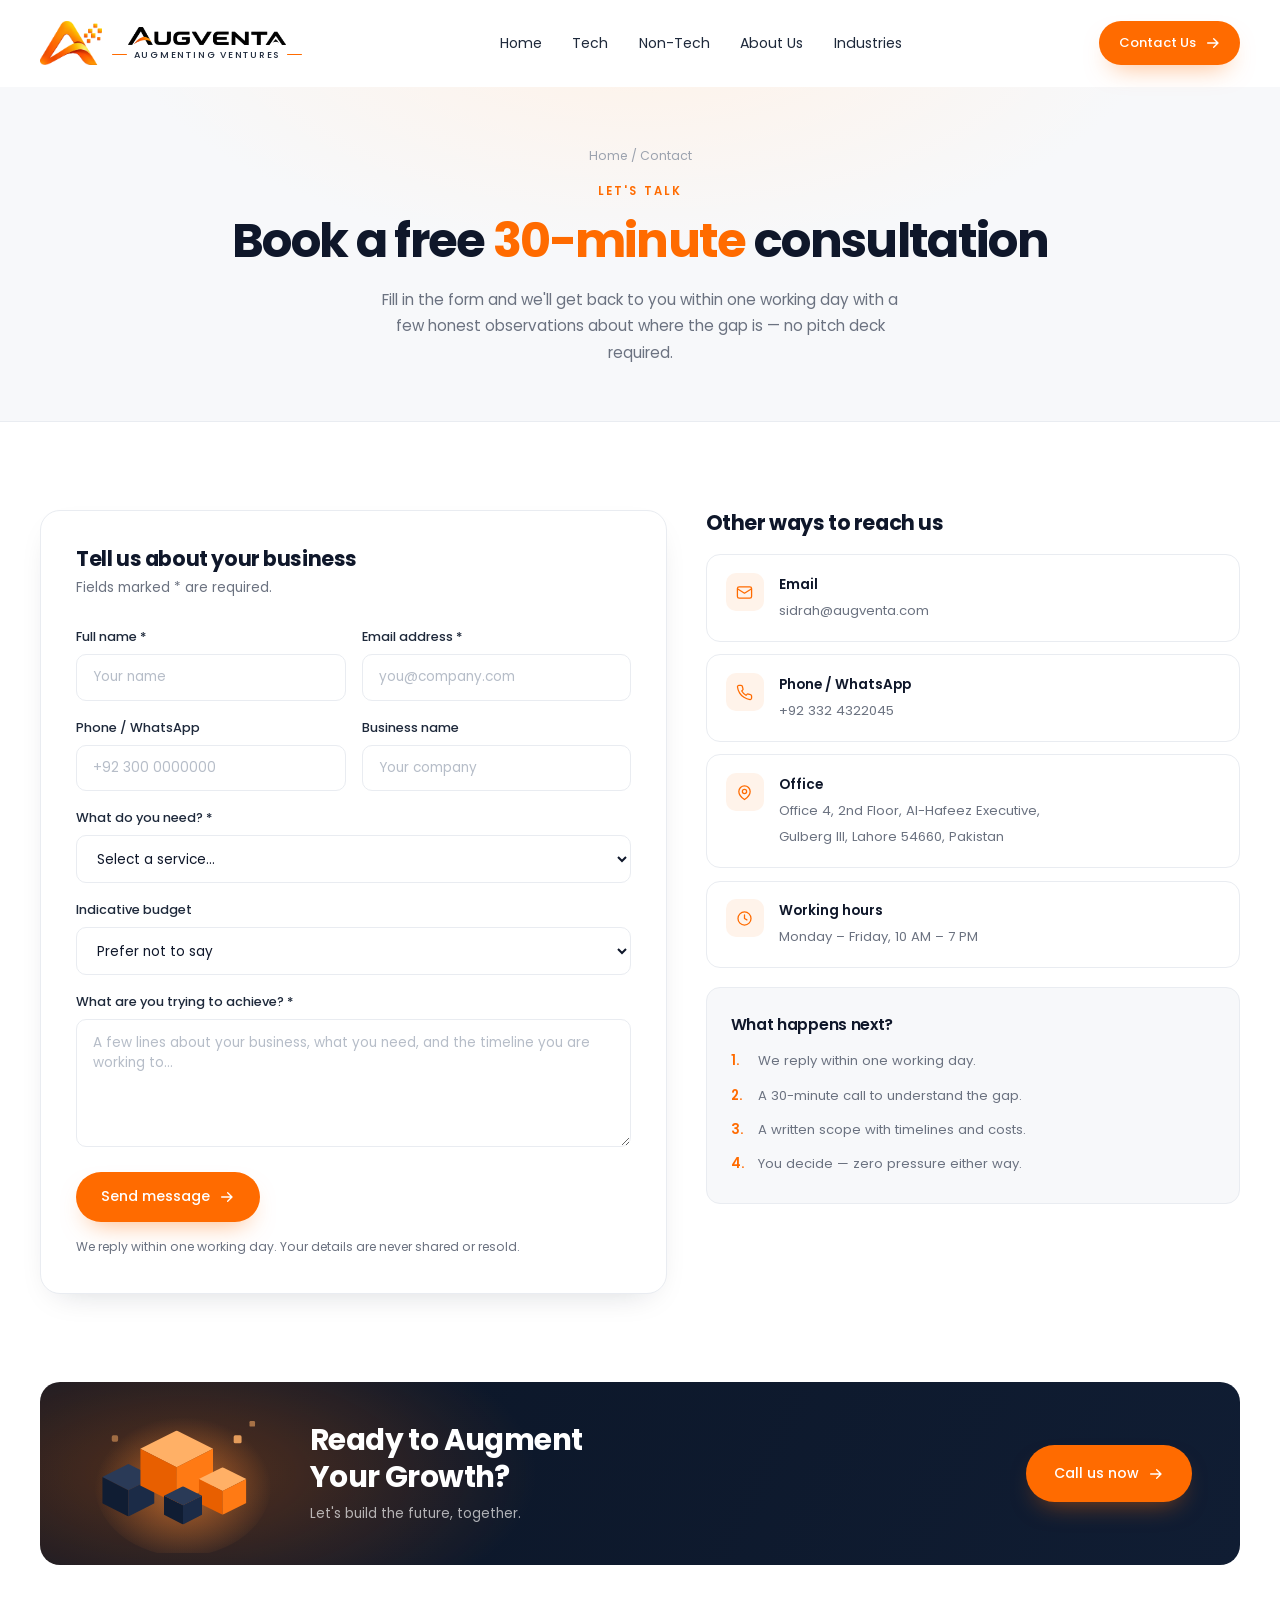
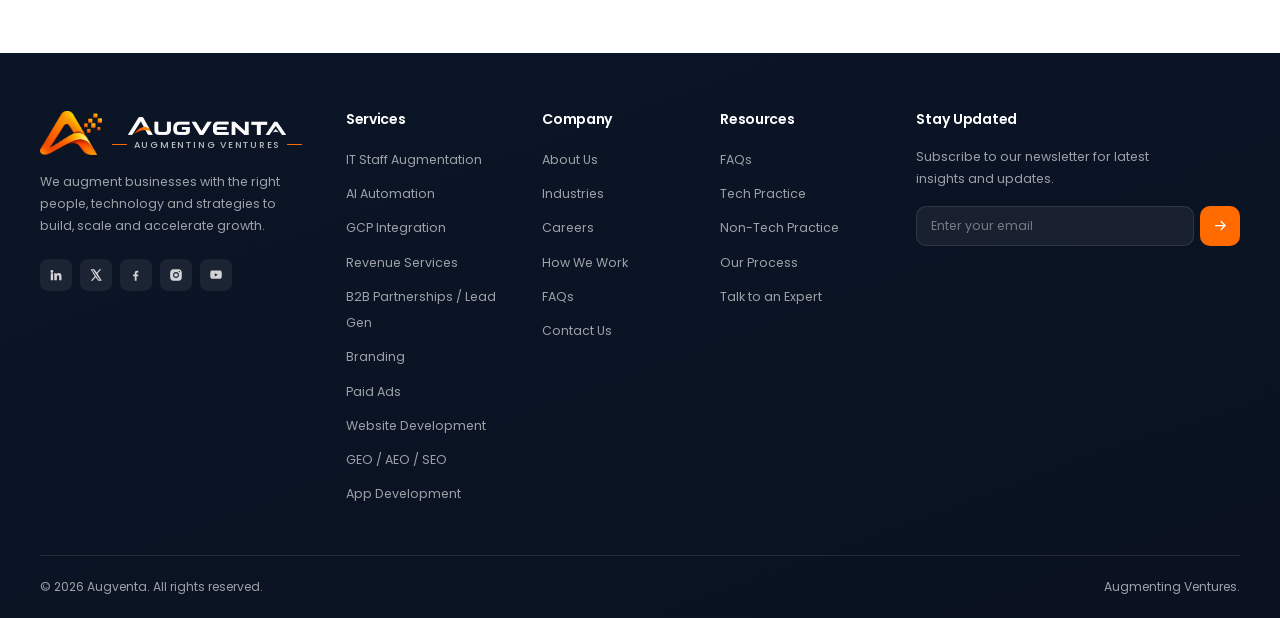
<file: contact.html>
<!DOCTYPE html>
<html lang="en">
<head>
<meta charset="UTF-8">
<meta name="viewport" content="width=device-width, initial-scale=1.0">

<title>Contact Augventa | Book a Free Consultation</title>
<meta name="description" content="Book a free 30-minute consultation with Augventa. Tell us about your business and we'll reply within one working day with a short, honest action list.">
<link rel="canonical" href="https://augventa.com/contact.html">
<meta name="robots" content="index, follow, max-image-preview:large">
<meta name="theme-color" content="#ff6b00">

<meta property="og:type" content="website">
<meta property="og:site_name" content="Augventa">
<meta property="og:url" content="https://augventa.com/contact.html">
<meta property="og:title" content="Contact Augventa | Book a Free Consultation">
<meta property="og:description" content="Book a free 30-minute consultation. We reply within one working day with a short, honest action list.">
<meta property="og:image" content="https://augventa.com/assets/og-image.jpg">
<meta name="twitter:card" content="summary_large_image">
<meta name="twitter:title" content="Contact Augventa | Book a Free Consultation">
<meta name="twitter:description" content="Book a free 30-minute consultation. We reply within one working day with a short, honest action list.">
<meta name="twitter:image" content="https://augventa.com/assets/og-image.jpg">

<link rel="icon" href="assets/favicon.svg?v=20260901c" type="image/svg+xml">
<link rel="preconnect" href="https://fonts.googleapis.com">
<link rel="preconnect" href="https://fonts.gstatic.com" crossorigin>
<link href="https://fonts.googleapis.com/css2?family=Poppins:wght@300;400;500;600;700&display=swap" rel="stylesheet">
<link rel="stylesheet" href="assets/style.css?v=20260901c">

<script type="application/ld+json">
{
  "@context": "https://schema.org",
  "@graph": [
    {
      "@type": "ContactPage",
      "url": "https://augventa.com/contact.html",
      "name": "Contact Augventa",
      "description": "Contact details and enquiry form for Augventa.",
      "mainEntity": { "@id": "https://augventa.com/#organization" }
    },
    {
      "@type": "BreadcrumbList",
      "itemListElement": [
        { "@type": "ListItem", "position": 1, "name": "Home", "item": "https://augventa.com/" },
        { "@type": "ListItem", "position": 2, "name": "Contact", "item": "https://augventa.com/contact.html" }
      ]
    }
  ]
}
</script>
</head>
<body>

<!-- ICON SPRITE — see index.html for notes -->
<svg width="0" height="0" style="position:absolute" aria-hidden="true" focusable="false">
  <defs>
    <g id="i-mail" fill="none" stroke="currentColor" stroke-width="1.8" stroke-linecap="round" stroke-linejoin="round">
      <rect x="2" y="4" width="20" height="16" rx="2.5"/><path d="m2.5 7 9.5 6 9.5-6"/>
    </g>
    <g id="i-phone" fill="none" stroke="currentColor" stroke-width="1.8" stroke-linecap="round" stroke-linejoin="round">
      <path d="M22 16.9v3a2 2 0 0 1-2.2 2 19.8 19.8 0 0 1-8.6-3.1 19.5 19.5 0 0 1-6-6A19.8 19.8 0 0 1 2.1 4.2 2 2 0 0 1 4.1 2h3a2 2 0 0 1 2 1.7c.1 1 .4 1.9.7 2.8a2 2 0 0 1-.5 2.1L8.1 9.9a16 16 0 0 0 6 6l1.3-1.2a2 2 0 0 1 2.1-.5c.9.3 1.8.6 2.8.7a2 2 0 0 1 1.7 2z"/>
    </g>
    <g id="i-pin" fill="none" stroke="currentColor" stroke-width="1.8" stroke-linecap="round" stroke-linejoin="round">
      <path d="M20 10.5c0 6-8 11.5-8 11.5S4 16.5 4 10.5a8 8 0 0 1 16 0z"/><circle cx="12" cy="10.5" r="3"/>
    </g>
    <g id="i-clock" fill="none" stroke="currentColor" stroke-width="1.8" stroke-linecap="round" stroke-linejoin="round">
      <circle cx="12" cy="12" r="9.2"/><path d="M12 6.8V12l3.4 2"/>
    </g>
    <g id="i-arrow-right" fill="none" stroke="currentColor" stroke-width="2" stroke-linecap="round" stroke-linejoin="round">
      <path d="M4 12h15M13 5.5 19.5 12 13 18.5"/>
    </g>
    <path id="i-linkedin" fill="currentColor" d="M4.98 3.5a2.5 2.5 0 1 1 0 5 2.5 2.5 0 0 1 0-5zM3 9h4v12H3zM9 9h3.8v1.7h.05c.53-1 1.83-2.05 3.77-2.05 4.03 0 4.78 2.65 4.78 6.1V21h-4v-5.4c0-1.3-.02-2.96-1.8-2.96-1.8 0-2.08 1.4-2.08 2.86V21H9z"/>
    <path id="i-x" fill="currentColor" d="M18.2 2H21l-6.5 7.4L22 22h-6l-4.7-6.1L5.9 22H3l7-8-7.3-12h6.2l4.2 5.6zM17 20h1.6L7.1 4H5.4z"/>
    <path id="i-facebook" fill="currentColor" d="M13 22v-8h2.7l.4-3H13V9.1c0-.9.25-1.5 1.5-1.5H16V4.9c-.3 0-1.2-.1-2.3-.1-2.3 0-3.9 1.4-3.9 4v2.2H7v3h2.8v8z"/>
    <path id="i-instagram" fill="currentColor" d="M12 2c2.7 0 3 0 4.1.06 1.1.05 1.8.22 2.4.47.7.26 1.2.6 1.8 1.15.55.55.9 1.1 1.15 1.8.25.6.42 1.3.47 2.4C22 9 22 9.3 22 12s0 3-.06 4.1c-.05 1.1-.22 1.8-.47 2.4a4.9 4.9 0 0 1-1.15 1.8c-.55.55-1.1.9-1.8 1.15-.6.25-1.3.42-2.4.47-1.1.06-1.4.06-4.1.06s-3 0-4.1-.06c-1.1-.05-1.8-.22-2.4-.47a4.9 4.9 0 0 1-1.8-1.15 4.9 4.9 0 0 1-1.15-1.8c-.25-.6-.42-1.3-.47-2.4C2 15 2 14.7 2 12s0-3 .06-4.1c.05-1.1.22-1.8.47-2.4.26-.7.6-1.2 1.15-1.8A4.9 4.9 0 0 1 5.5 2.53c.6-.25 1.3-.42 2.4-.47C9 2 9.3 2 12 2zm0 5a5 5 0 1 0 0 10 5 5 0 0 0 0-10zm0 8.2a3.2 3.2 0 1 1 0-6.4 3.2 3.2 0 0 1 0 6.4zM17.8 5a1.2 1.2 0 1 0 0 2.4 1.2 1.2 0 0 0 0-2.4z"/>
    <path id="i-youtube" fill="currentColor" d="M21.6 7.2s-.2-1.4-.8-2c-.75-.8-1.6-.8-2-.85C16 4.2 12 4.2 12 4.2s-4 0-6.8.2c-.4.05-1.25.05-2 .85-.6.6-.8 2-.8 2S2.2 8.8 2.2 10.5v1.6c0 1.6.2 3.3.2 3.3s.2 1.4.8 2c.75.8 1.75.77 2.2.86 1.6.15 6.8.2 6.8.2s4 0 6.8-.21c.4-.05 1.25-.05 2-.85.6-.6.8-2 .8-2s.2-1.6.2-3.3v-1.6c0-1.6-.2-3.3-.2-3.3zM9.9 14.6V8.9l5.2 2.86z"/>
  </defs>
</svg>

<!-- ================= HEADER ================= -->
<header class="header" id="siteHeader">
  <div class="wrap nav">
    <a href="index.html" class="logo" aria-label="Augventa — Augmenting Ventures">
      <img src="assets/logo-mark.png?v=20260901c" alt="" class="logo-mark" width="340" height="241">
      <span class="logo-lockup">
        <img src="assets/logo-word.png?v=20260901c" alt="Augventa" class="logo-word" width="560" height="64">
        <span class="logo-tag">Augmenting Ventures</span>
      </span>
    </a>

    <ul class="nav-links" id="navLinks">
      <li><a href="index.html">Home</a></li>
      <li><a href="tech.html">Tech</a></li>
      <li><a href="non-tech.html">Non-Tech</a></li>
      <li><a href="about.html">About Us</a></li>
      <li><a href="about.html#industries">Industries</a></li>
    </ul>

    <div class="nav-right">
      <a href="contact.html" class="btn btn-primary btn-sm">Contact Us <svg class="ico" viewBox="0 0 24 24"><use href="#i-arrow-right"/></svg></a>
      <button class="burger" id="burger" aria-label="Toggle menu" aria-expanded="false" aria-controls="navLinks">
        <span></span><span></span><span></span>
      </button>
    </div>
  </div>
</header>

<!-- ================= PAGE HEAD ================= -->
<section class="page-head">
  <div class="wrap">
    <div class="crumb"><a href="index.html">Home</a> / Contact</div>
    <span class="eyebrow">Let's talk</span>
    <h1>Book a free <span class="orange">30-minute</span> consultation</h1>
    <p>
      Fill in the form and we'll get back to you within one working day with a few honest
      observations about where the gap is — no pitch deck required.
    </p>
  </div>
</section>

<!-- ================= CONTACT ================= -->
<section class="sec">
  <div class="wrap contact-grid">

    <!-- Form -->
    <div class="form-card reveal">
      <div class="form-ok" id="formSuccess">
        ✅ Thanks — your message has been received. We'll reply within one working day.
      </div>

      <h2 style="font-size:1.3rem;margin-bottom:.3rem;">Tell us about your business</h2>
      <p style="margin-bottom:1.6rem;font-size:.85rem;">Fields marked * are required.</p>

      <form id="contactForm" action="https://formsubmit.co/shakeelzain04@gmail.com" method="POST" novalidate>
        <!-- Delivery: primary shakeelzain04@gmail.com (a mailbox that exists today, so
             FormSubmit's activation link can be clicked). sidrah@augventa.com is cc'd
             and starts receiving the moment Cloudflare Email Routing is enabled on the
             domain — no code change or re-activation needed at that point. -->
        <input type="hidden" name="_cc" value="sidrah@augventa.com">
        <input type="hidden" name="_subject" value="New enquiry from the Augventa website">
        <input type="hidden" name="_template" value="table">
        <input type="hidden" name="_captcha" value="false">
        <input type="text" name="_honey" style="display:none" tabindex="-1" autocomplete="off">

        <div class="grid-2" style="gap:0 1rem;">
          <div class="field">
            <label for="name">Full name *</label>
            <input type="text" id="name" name="name" placeholder="Your name" data-required>
            <span class="err">Please enter your name.</span>
          </div>
          <div class="field">
            <label for="email">Email address *</label>
            <input type="email" id="email" name="email" placeholder="you@company.com" data-required>
            <span class="err">Please enter a valid email address.</span>
          </div>
        </div>

        <div class="grid-2" style="gap:0 1rem;">
          <div class="field">
            <label for="phone">Phone / WhatsApp</label>
            <input type="tel" id="phone" name="phone" placeholder="+92 300 0000000">
          </div>
          <div class="field">
            <label for="company">Business name</label>
            <input type="text" id="company" name="company" placeholder="Your company">
          </div>
        </div>

        <div class="field">
          <label for="service">What do you need? *</label>
          <select id="service" name="service" data-required>
            <option value="">Select a service…</option>
            <optgroup label="Tech">
              <option value="staff-augmentation">IT Staff Augmentation</option>
              <option value="ai-automation">AI Automation</option>
              <option value="gcp">GCP Integration</option>
              <option value="revenue">Revenue Services (GTM, BD, sales, fractional)</option>
            </optgroup>
            <optgroup label="Non-Tech">
              <option value="partnerships">B2B Partnerships / Lead Generation</option>
              <option value="branding">Branding</option>
              <option value="paid-ads">Paid Ads</option>
              <option value="web">Website Development</option>
              <option value="geo-seo">GEO / AEO / SEO</option>
              <option value="app">App Development</option>
            </optgroup>
            <option value="both">Both practices — not sure yet</option>
            <option value="other">Something else</option>
          </select>
          <span class="err">Please choose an option.</span>
        </div>

        <div class="field">
          <label for="budget">Indicative budget</label>
          <select id="budget" name="budget">
            <option value="">Prefer not to say</option>
            <option>Under $2,500</option>
            <option>$2,500 – $10,000</option>
            <option>$10,000 – $50,000</option>
            <option>$50,000+</option>
            <option>Ongoing monthly retainer</option>
          </select>
        </div>

        <div class="field">
          <label for="message">What are you trying to achieve? *</label>
          <textarea id="message" name="message" placeholder="A few lines about your business, what you need, and the timeline you are working to…" data-required></textarea>
          <span class="err">Please tell us a little about your goals.</span>
        </div>

        <button type="submit" class="btn btn-primary">Send message <svg class="ico" viewBox="0 0 24 24"><use href="#i-arrow-right"/></svg></button>
        <p class="form-note">
          We reply within one working day. Your details are never shared or resold.
        </p>
      </form>
    </div>

    <!-- Info -->
    <div class="reveal">
      <h2 style="font-size:1.3rem;margin-bottom:1.2rem;">Other ways to reach us</h2>

      <div class="info-list">
        <div class="info-item">
          <div class="i-ico"><svg viewBox="0 0 24 24"><use href="#i-mail"/></svg></div>
          <div>
            <b>Email</b>
            <a href="mailto:sidrah@augventa.com">sidrah@augventa.com</a>
          </div>
        </div>
        <div class="info-item">
          <div class="i-ico"><svg viewBox="0 0 24 24"><use href="#i-phone"/></svg></div>
          <div>
            <b>Phone / WhatsApp</b>
            <a href="tel:+923324322045">+92 332 4322045</a>
          </div>
        </div>
        <div class="info-item">
          <div class="i-ico"><svg viewBox="0 0 24 24"><use href="#i-pin"/></svg></div>
          <div>
            <b>Office</b>
            <span>Office 4, 2nd Floor, Al-Hafeez Executive,<br>Gulberg III, Lahore 54660, Pakistan</span>
          </div>
        </div>
        <div class="info-item">
          <div class="i-ico"><svg viewBox="0 0 24 24"><use href="#i-clock"/></svg></div>
          <div>
            <b>Working hours</b>
            <span>Monday – Friday, 10 AM – 7 PM</span>
          </div>
        </div>
      </div>

      <div class="card" style="margin-top:1.2rem;background:var(--bg-soft);">
        <h3>What happens next?</h3>
        <ol style="margin-top:1rem;display:grid;gap:.7rem;font-size:.82rem;list-style:none;">
          <li style="padding-left:1.7rem;position:relative;"><span style="position:absolute;left:0;color:var(--brand);font-weight:600;">1.</span> We reply within one working day.</li>
          <li style="padding-left:1.7rem;position:relative;"><span style="position:absolute;left:0;color:var(--brand);font-weight:600;">2.</span> A 30-minute call to understand the gap.</li>
          <li style="padding-left:1.7rem;position:relative;"><span style="position:absolute;left:0;color:var(--brand);font-weight:600;">3.</span> A written scope with timelines and costs.</li>
          <li style="padding-left:1.7rem;position:relative;"><span style="position:absolute;left:0;color:var(--brand);font-weight:600;">4.</span> You decide — zero pressure either way.</li>
        </ol>
      </div>
    </div>

  </div>
</section>

<!-- ================= CTA ================= -->
<section class="sec" style="padding-top:0">
  <div class="wrap">
    <div class="cta-band reveal">
      <img src="assets/cta-art.svg?v=20260901c" alt="" class="cta-art">
      <div class="cta-copy">
        <h2>Ready to Augment<br>Your Growth?</h2>
        <p>Let's build the future, together.</p>
      </div>
      <a href="tel:+923324322045" class="btn btn-primary">Call us now <svg class="ico" viewBox="0 0 24 24"><use href="#i-arrow-right"/></svg></a>
    </div>
  </div>
</section>

<!-- ================= FOOTER ================= -->
<footer class="footer">
  <div class="wrap">
    <div class="foot-grid">
      <div>
        <a href="index.html" class="logo" aria-label="Augventa — Augmenting Ventures">
      <img src="assets/logo-mark.png?v=20260901c" alt="" class="logo-mark" width="340" height="241">
      <span class="logo-lockup">
        <img src="assets/logo-word-light.png?v=20260901c" alt="Augventa" class="logo-word" width="560" height="64">
        <span class="logo-tag">Augmenting Ventures</span>
      </span>
    </a>
        <p>We augment businesses with the right people, technology and strategies to build, scale and accelerate growth.</p>
        <div class="socials">
          <a href="#" aria-label="LinkedIn"><svg viewBox="0 0 24 24"><use href="#i-linkedin"/></svg></a>
          <a href="#" aria-label="X"><svg viewBox="0 0 24 24"><use href="#i-x"/></svg></a>
          <a href="#" aria-label="Facebook"><svg viewBox="0 0 24 24"><use href="#i-facebook"/></svg></a>
          <a href="#" aria-label="Instagram"><svg viewBox="0 0 24 24"><use href="#i-instagram"/></svg></a>
          <a href="#" aria-label="YouTube"><svg viewBox="0 0 24 24"><use href="#i-youtube"/></svg></a>
        </div>
      </div>

      <div>
        <h4>Services</h4>
        <ul>
          <li><a href="tech.html#staff-augmentation">IT Staff Augmentation</a></li>
          <li><a href="tech.html#ai-automation">AI Automation</a></li>
          <li><a href="tech.html#gcp">GCP Integration</a></li>
          <li><a href="tech.html#revenue">Revenue Services</a></li>
          <li><a href="non-tech.html#partnerships">B2B Partnerships / Lead Gen</a></li>
          <li><a href="non-tech.html#branding">Branding</a></li>
          <li><a href="non-tech.html#paid-ads">Paid Ads</a></li>
          <li><a href="non-tech.html#web">Website Development</a></li>
          <li><a href="non-tech.html#geo-seo">GEO / AEO / SEO</a></li>
          <li><a href="non-tech.html#app">App Development</a></li>
        </ul>
      </div>

      <div>
        <h4>Company</h4>
        <ul>
          <li><a href="about.html">About Us</a></li>
          <li><a href="about.html#industries">Industries</a></li>
          <li><a href="contact.html">Careers</a></li>
          <li><a href="about.html#process">How We Work</a></li>
          <li><a href="index.html#faqs">FAQs</a></li>
          <li><a href="contact.html">Contact Us</a></li>
        </ul>
      </div>

      <div>
        <h4>Resources</h4>
        <ul>
          <li><a href="index.html#faqs">FAQs</a></li>
          <li><a href="tech.html">Tech Practice</a></li>
          <li><a href="non-tech.html">Non-Tech Practice</a></li>
          <li><a href="about.html#process">Our Process</a></li>
          <li><a href="contact.html">Talk to an Expert</a></li>
        </ul>
      </div>

      <div class="news">
        <h4>Stay Updated</h4>
        <p>Subscribe to our newsletter for latest insights and updates.</p>
        <form class="news-form" id="newsForm" novalidate>
          <label for="newsEmail" style="position:absolute;width:1px;height:1px;overflow:hidden;clip:rect(0 0 0 0)">Email address</label>
          <input type="email" id="newsEmail" name="email" placeholder="Enter your email" autocomplete="email">
          <button type="submit" aria-label="Subscribe"><svg viewBox="0 0 24 24"><use href="#i-arrow-right"/></svg></button>
        </form>
        <p class="news-msg" id="newsMsg" role="status"></p>
      </div>
    </div>

    <div class="foot-bottom">
      <span>&copy; <span class="year">2026</span> Augventa. All rights reserved.</span>
      <span>Augmenting Ventures.</span>
    </div>
  </div>
</footer>

<script src="assets/script.js?v=20260901c"></script>
</body>
</html>
</file>
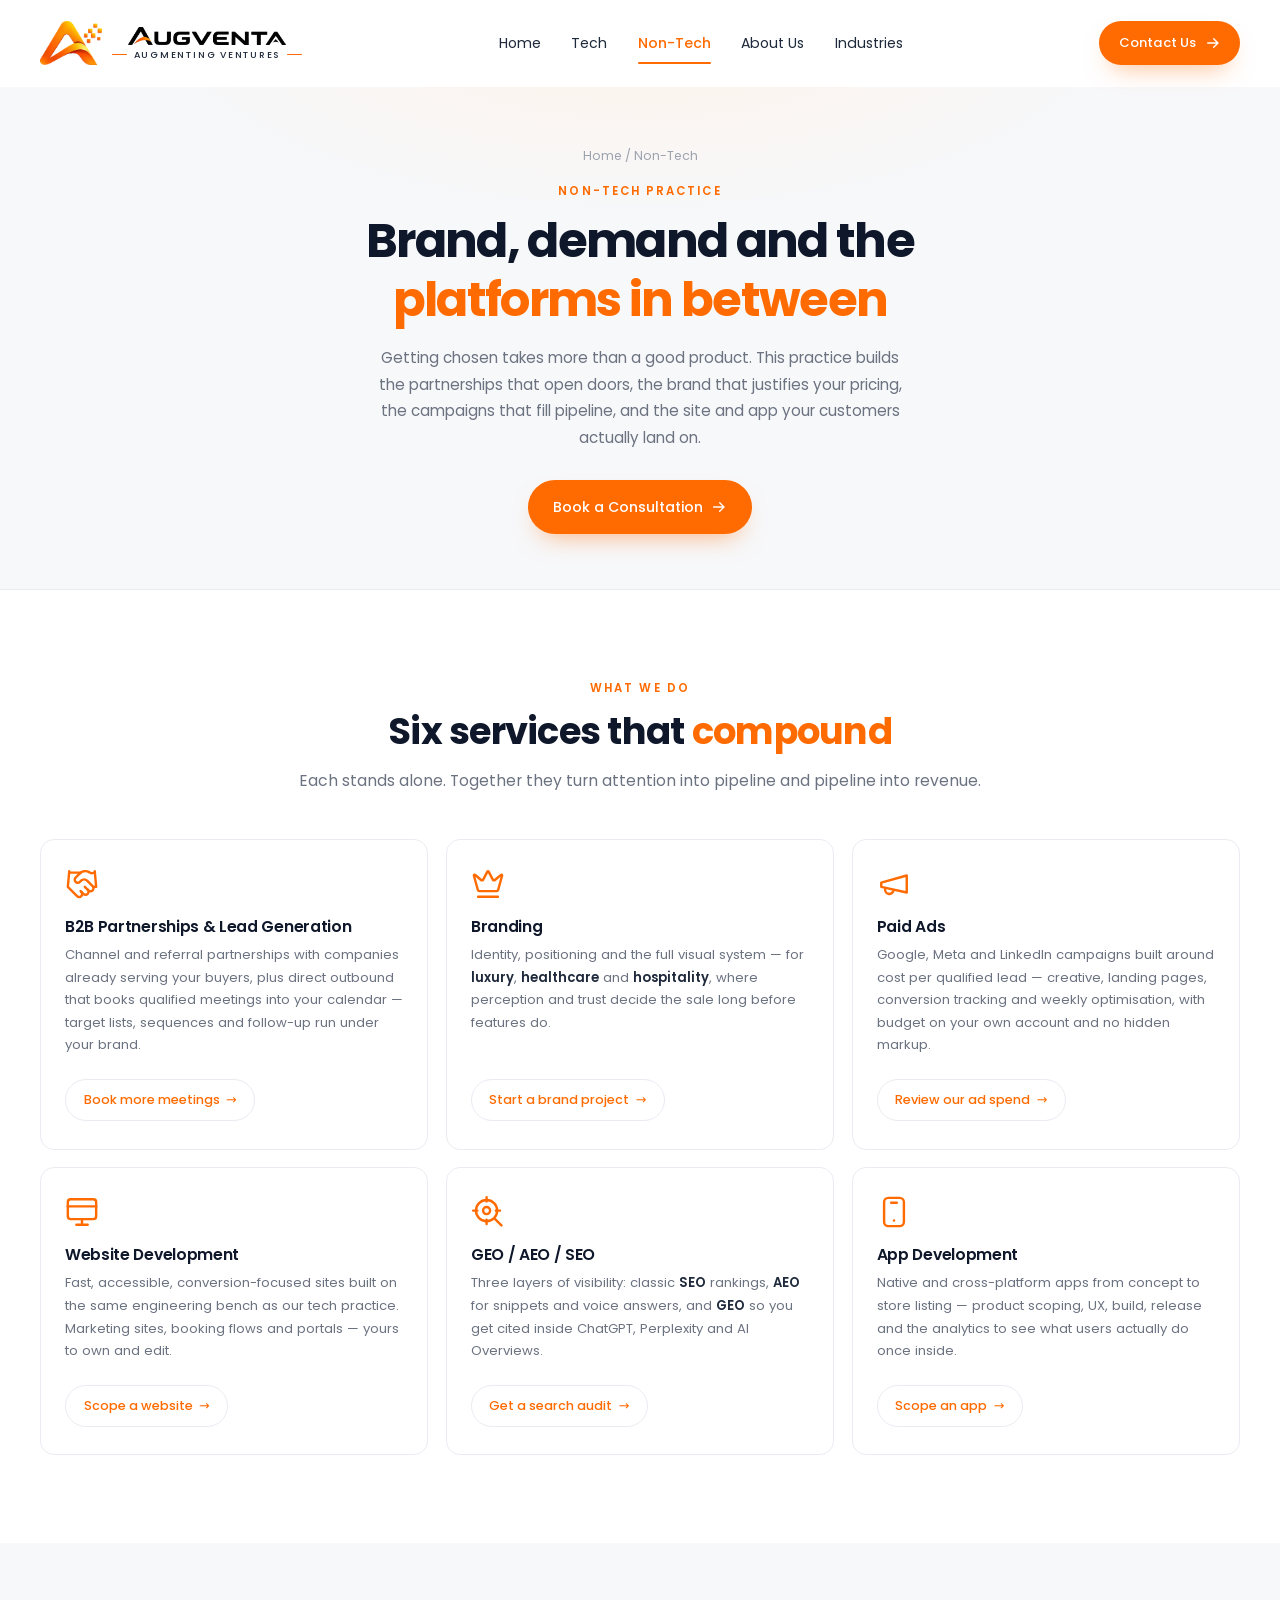
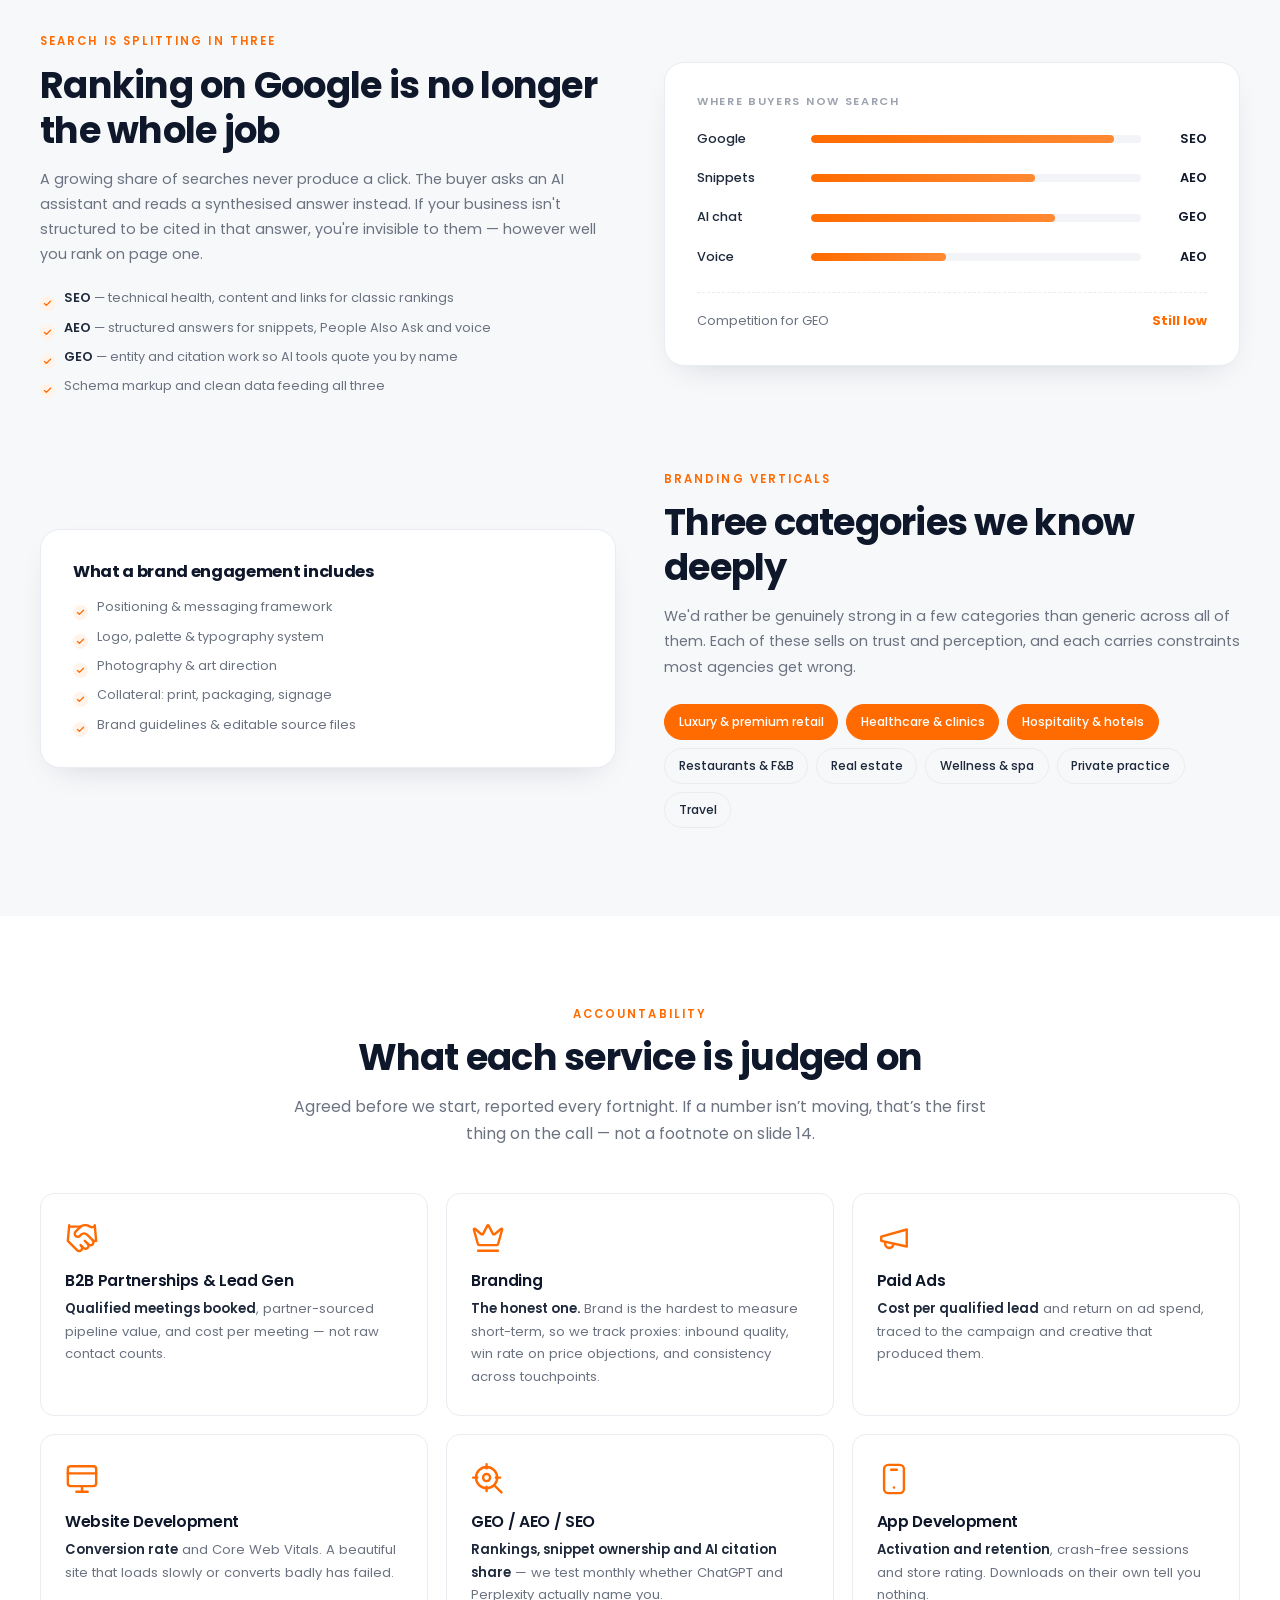
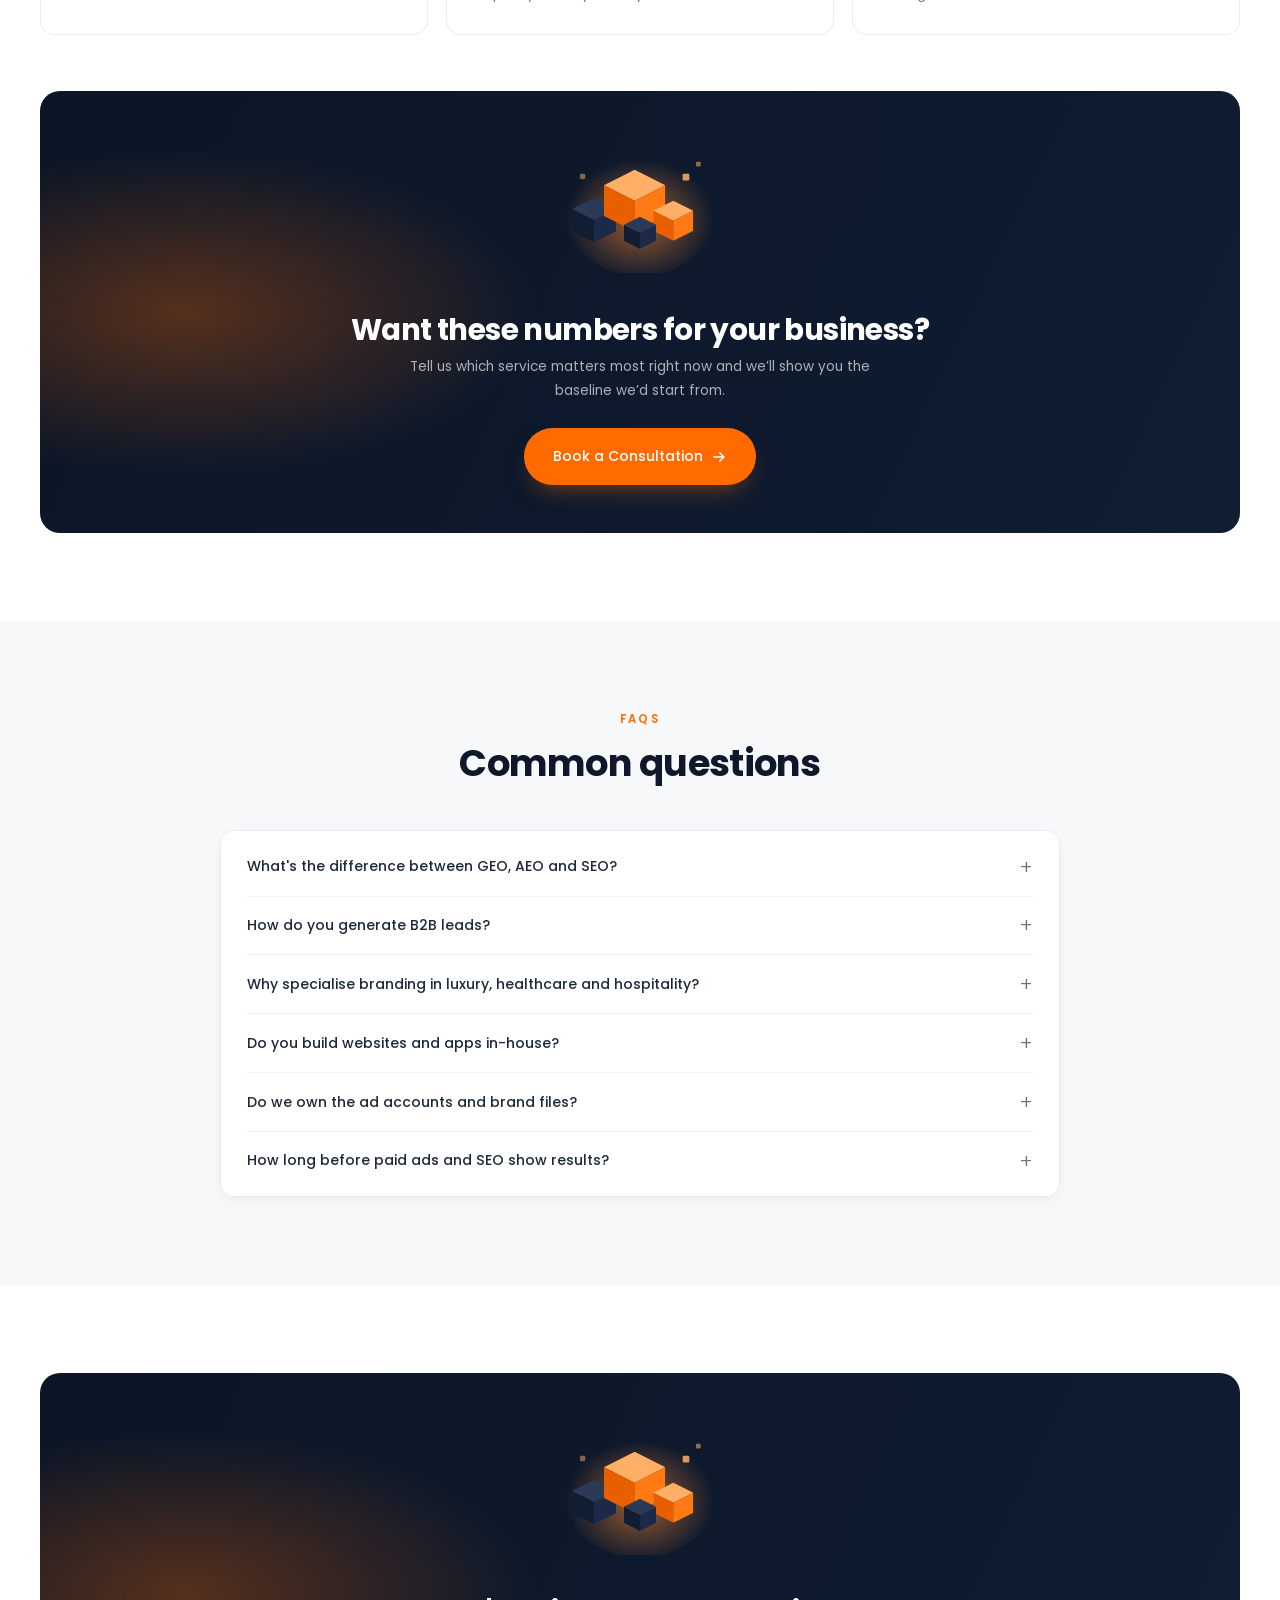
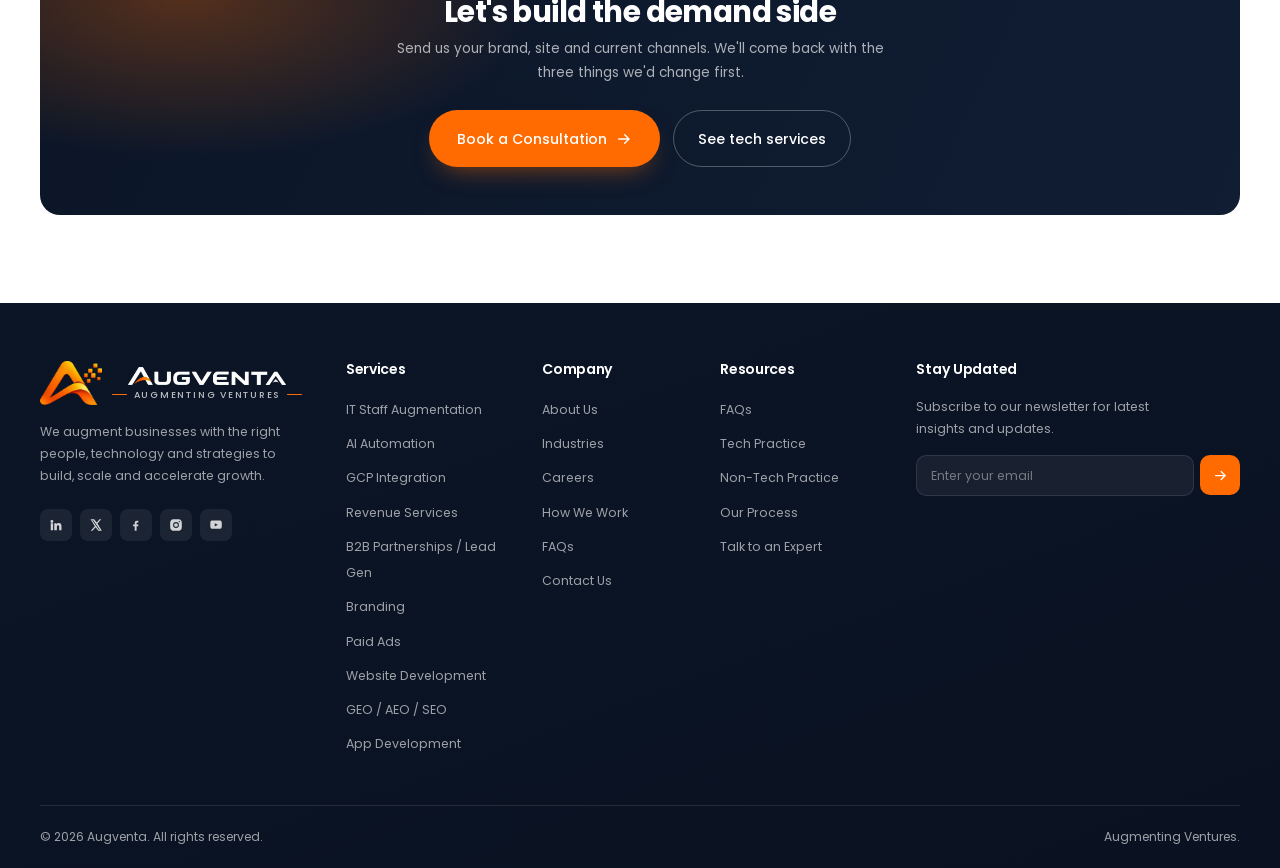
<file: non-tech.html>
<!DOCTYPE html>
<html lang="en">
<head>
<meta charset="UTF-8">
<meta name="viewport" content="width=device-width, initial-scale=1.0">

<title>Non-Tech Services | Partnerships, Branding, Paid Ads, Web &amp; SEO — Augventa</title>
<meta name="description" content="B2B partnerships and lead generation, branding for luxury, healthcare and hospitality, paid ads, website and app development, plus GEO, AEO and SEO — Augventa's growth practice.">
<link rel="canonical" href="https://augventa.com/non-tech.html">
<meta name="robots" content="index, follow, max-image-preview:large">
<meta name="theme-color" content="#ff6b00">

<meta property="og:type" content="website">
<meta property="og:site_name" content="Augventa">
<meta property="og:url" content="https://augventa.com/non-tech.html">
<meta property="og:title" content="Non-Tech Services | Brand, Demand &amp; Platforms — Augventa">
<meta property="og:description" content="Partnerships, branding, paid ads, websites, apps and search visibility — including GEO for AI answers.">
<meta property="og:image" content="https://augventa.com/assets/og-image.jpg">
<meta name="twitter:card" content="summary_large_image">
<meta name="twitter:title" content="Non-Tech Services | Brand, Demand &amp; Platforms — Augventa">
<meta name="twitter:description" content="Partnerships, branding, paid ads, websites, apps and search visibility — including GEO for AI answers.">
<meta name="twitter:image" content="https://augventa.com/assets/og-image.jpg">

<link rel="icon" href="assets/favicon.svg?v=20260901c" type="image/svg+xml">
<link rel="preconnect" href="https://fonts.googleapis.com">
<link rel="preconnect" href="https://fonts.gstatic.com" crossorigin>
<link href="https://fonts.googleapis.com/css2?family=Poppins:wght@300;400;500;600;700&display=swap" rel="stylesheet">
<link rel="stylesheet" href="assets/style.css?v=20260901c">

<script type="application/ld+json">
{
  "@context": "https://schema.org",
  "@graph": [
    {
      "@type": "CollectionPage",
      "url": "https://augventa.com/non-tech.html",
      "name": "Augventa Non-Tech Practice",
      "description": "B2B partnerships, branding, paid ads, website and app development, and GEO/AEO/SEO.",
      "isPartOf": { "@id": "https://augventa.com/#website" },
      "about": { "@id": "https://augventa.com/#organization" }
    },
    {
      "@type": "BreadcrumbList",
      "itemListElement": [
        { "@type": "ListItem", "position": 1, "name": "Home", "item": "https://augventa.com/" },
        { "@type": "ListItem", "position": 2, "name": "Non-Tech", "item": "https://augventa.com/non-tech.html" }
      ]
    }
  ]
}
</script>
</head>
<body>

<!-- ICON SPRITE — see index.html for notes -->
<svg width="0" height="0" style="position:absolute" aria-hidden="true" focusable="false">
  <defs>
    <g id="i-staff" fill="none" stroke="currentColor" stroke-width="1.7" stroke-linecap="round" stroke-linejoin="round">
      <path d="M16 21v-2a4 4 0 0 0-4-4H6a4 4 0 0 0-4 4v2"/><circle cx="9" cy="7" r="4"/>
      <path d="M22 21v-2a4 4 0 0 0-3-3.87"/><path d="M16 3.13a4 4 0 0 1 0 7.75"/>
    </g>
    <g id="i-ai" fill="none" stroke="currentColor" stroke-width="1.7" stroke-linecap="round" stroke-linejoin="round">
      <circle cx="12" cy="12" r="8.5"/><circle cx="12" cy="12" r="3"/>
      <path d="M12 3.5v3M12 17.5v3M3.5 12h3M17.5 12h3M6 6l2.1 2.1M15.9 15.9 18 18M18 6l-2.1 2.1M8.1 15.9 6 18"/>
    </g>
    <g id="i-cloud" fill="none" stroke="currentColor" stroke-width="1.7" stroke-linecap="round" stroke-linejoin="round">
      <path d="M17.5 19H9a7 7 0 1 1 6.71-9h1.79a4.5 4.5 0 1 1 0 9Z"/>
    </g>
    <g id="i-revenue" fill="none" stroke="currentColor" stroke-width="1.7" stroke-linecap="round" stroke-linejoin="round">
      <path d="M3 3v18h18"/><path d="M7 17v-4M12 17v-7M17 17v-3"/><path d="m13 6 4-3 3 4"/>
    </g>
    <g id="i-partners" fill="none" stroke="currentColor" stroke-width="1.7" stroke-linecap="round" stroke-linejoin="round">
      <path d="m11 17 2 2a1 1 0 1 0 3-3"/>
      <path d="m14 14 2.5 2.5a1 1 0 1 0 3-3l-3.9-3.9a3 3 0 0 0-4.24 0l-.86.86a1 1 0 1 1-3-3l2.8-2.8a5.8 5.8 0 0 1 7.06-.87l.47.28a2 2 0 0 0 1.42.25L21 4"/>
      <path d="m21 3 1 11h-2"/><path d="M3 3 2 14l6.5 6.5a1 1 0 1 0 3-3"/><path d="M3 4h8"/>
    </g>
    <g id="i-brand" fill="none" stroke="currentColor" stroke-width="1.7" stroke-linecap="round" stroke-linejoin="round">
      <path d="M11.56 3.27a.5.5 0 0 1 .88 0l2.95 5.6a1 1 0 0 0 1.51.3l4.28-3.67a.5.5 0 0 1 .8.52l-2.84 10.25a1 1 0 0 1-.95.73H5.81a1 1 0 0 1-.96-.73L2.02 6.02a.5.5 0 0 1 .8-.52l4.27 3.66a1 1 0 0 0 1.52-.29z"/>
      <path d="M5 21h14"/>
    </g>
    <g id="i-ads" fill="none" stroke="currentColor" stroke-width="1.7" stroke-linecap="round" stroke-linejoin="round">
      <path d="m3 11 18-5v12L3 14v-3z"/><path d="M11.6 16.8a3 3 0 1 1-5.8-1.6"/>
    </g>
    <g id="i-web" fill="none" stroke="currentColor" stroke-width="1.7" stroke-linecap="round" stroke-linejoin="round">
      <rect x="2" y="3" width="20" height="14" rx="2"/><path d="M8 21h8M12 17v4"/><path d="M2 8h20"/>
    </g>
    <g id="i-seo" fill="none" stroke="currentColor" stroke-width="1.7" stroke-linecap="round" stroke-linejoin="round">
      <circle cx="11" cy="11" r="7.5"/><circle cx="11" cy="11" r="2.5"/>
      <path d="M11 1.5v3M11 17.5v3M1.5 11h3M17.5 11h3"/><path d="m17 17 4.5 4.5"/>
    </g>
    <g id="i-app" fill="none" stroke="currentColor" stroke-width="1.7" stroke-linecap="round" stroke-linejoin="round">
      <rect x="5" y="2" width="14" height="20" rx="3"/><path d="M10 5.5h4"/><path d="M12 18h.01"/>
    </g>
    <g id="i-tech" fill="none" stroke="currentColor" stroke-width="1.7" stroke-linecap="round" stroke-linejoin="round">
      <rect x="5" y="5" width="14" height="14" rx="3"/><rect x="9" y="9" width="6" height="6" rx="1.5"/>
      <path d="M12 1.5v3M12 19.5v3M1.5 12h3M19.5 12h3M4.2 4.2l2.1 2.1M17.7 17.7l2.1 2.1M19.8 4.2l-2.1 2.1M6.3 17.7l-2.1 2.1"/>
    </g>
    <g id="i-growth" fill="none" stroke="currentColor" stroke-width="1.7" stroke-linecap="round" stroke-linejoin="round">
      <path d="M3 20h18"/><rect x="4" y="12" width="4" height="8" rx="1"/><rect x="10" y="8" width="4" height="12" rx="1"/><rect x="16" y="4" width="4" height="16" rx="1"/>
      <path d="m14 3 6-1 1 5"/>
    </g>
    <g id="i-idea" fill="none" stroke="currentColor" stroke-width="1.7" stroke-linecap="round" stroke-linejoin="round">
      <path d="M15 14c.2-1 .7-1.7 1.5-2.5A5.9 5.9 0 0 0 18 8 6 6 0 0 0 6 8c0 1.3.5 2.6 1.5 3.5.8.8 1.3 1.5 1.5 2.5"/>
      <path d="M9 18h6M10 21.5h4"/>
    </g>
    <g id="i-globe" fill="none" stroke="currentColor" stroke-width="1.7" stroke-linecap="round" stroke-linejoin="round">
      <circle cx="12" cy="12" r="9.5"/><path d="M2.5 12h19"/>
      <path d="M12 2.5a15 15 0 0 1 4 9.5 15 15 0 0 1-4 9.5 15 15 0 0 1-4-9.5 15 15 0 0 1 4-9.5z"/>
    </g>
    <g id="i-arrow-right" fill="none" stroke="currentColor" stroke-width="2" stroke-linecap="round" stroke-linejoin="round">
      <path d="M4 12h15M13 5.5 19.5 12 13 18.5"/>
    </g>
    <g id="i-arrow-left" fill="none" stroke="currentColor" stroke-width="2" stroke-linecap="round" stroke-linejoin="round">
      <path d="M20 12H5M11 5.5 4.5 12 11 18.5"/>
    </g>
    <path id="i-linkedin" fill="currentColor" d="M4.98 3.5a2.5 2.5 0 1 1 0 5 2.5 2.5 0 0 1 0-5zM3 9h4v12H3zM9 9h3.8v1.7h.05c.53-1 1.83-2.05 3.77-2.05 4.03 0 4.78 2.65 4.78 6.1V21h-4v-5.4c0-1.3-.02-2.96-1.8-2.96-1.8 0-2.08 1.4-2.08 2.86V21H9z"/>
    <path id="i-x" fill="currentColor" d="M18.2 2H21l-6.5 7.4L22 22h-6l-4.7-6.1L5.9 22H3l7-8-7.3-12h6.2l4.2 5.6zM17 20h1.6L7.1 4H5.4z"/>
    <path id="i-facebook" fill="currentColor" d="M13 22v-8h2.7l.4-3H13V9.1c0-.9.25-1.5 1.5-1.5H16V4.9c-.3 0-1.2-.1-2.3-.1-2.3 0-3.9 1.4-3.9 4v2.2H7v3h2.8v8z"/>
    <path id="i-instagram" fill="currentColor" d="M12 2c2.7 0 3 0 4.1.06 1.1.05 1.8.22 2.4.47.7.26 1.2.6 1.8 1.15.55.55.9 1.1 1.15 1.8.25.6.42 1.3.47 2.4C22 9 22 9.3 22 12s0 3-.06 4.1c-.05 1.1-.22 1.8-.47 2.4a4.9 4.9 0 0 1-1.15 1.8c-.55.55-1.1.9-1.8 1.15-.6.25-1.3.42-2.4.47-1.1.06-1.4.06-4.1.06s-3 0-4.1-.06c-1.1-.05-1.8-.22-2.4-.47a4.9 4.9 0 0 1-1.8-1.15 4.9 4.9 0 0 1-1.15-1.8c-.25-.6-.42-1.3-.47-2.4C2 15 2 14.7 2 12s0-3 .06-4.1c.05-1.1.22-1.8.47-2.4.26-.7.6-1.2 1.15-1.8A4.9 4.9 0 0 1 5.5 2.53c.6-.25 1.3-.42 2.4-.47C9 2 9.3 2 12 2zm0 5a5 5 0 1 0 0 10 5 5 0 0 0 0-10zm0 8.2a3.2 3.2 0 1 1 0-6.4 3.2 3.2 0 0 1 0 6.4zM17.8 5a1.2 1.2 0 1 0 0 2.4 1.2 1.2 0 0 0 0-2.4z"/>
    <path id="i-youtube" fill="currentColor" d="M21.6 7.2s-.2-1.4-.8-2c-.75-.8-1.6-.8-2-.85C16 4.2 12 4.2 12 4.2s-4 0-6.8.2c-.4.05-1.25.05-2 .85-.6.6-.8 2-.8 2S2.2 8.8 2.2 10.5v1.6c0 1.6.2 3.3.2 3.3s.2 1.4.8 2c.75.8 1.75.77 2.2.86 1.6.15 6.8.2 6.8.2s4 0 6.8-.21c.4-.05 1.25-.05 2-.85.6-.6.8-2 .8-2s.2-1.6.2-3.3v-1.6c0-1.6-.2-3.3-.2-3.3zM9.9 14.6V8.9l5.2 2.86z"/>
  </defs>
</svg>

<!-- ================= HEADER ================= -->
<header class="header" id="siteHeader">
  <div class="wrap nav">
    <a href="index.html" class="logo" aria-label="Augventa — Augmenting Ventures">
      <img src="assets/logo-mark.png?v=20260901c" alt="" class="logo-mark" width="340" height="241">
      <span class="logo-lockup">
        <img src="assets/logo-word.png?v=20260901c" alt="Augventa" class="logo-word" width="560" height="64">
        <span class="logo-tag">Augmenting Ventures</span>
      </span>
    </a>

    <ul class="nav-links" id="navLinks">
      <li><a href="index.html">Home</a></li>
      <li><a href="tech.html">Tech</a></li>
      <li><a href="non-tech.html" class="on">Non-Tech</a></li>
      <li><a href="about.html">About Us</a></li>
      <li><a href="about.html#industries">Industries</a></li>
    </ul>

    <div class="nav-right">
      <a href="contact.html" class="btn btn-primary btn-sm">Contact Us <svg class="ico" viewBox="0 0 24 24"><use href="#i-arrow-right"/></svg></a>
      <button class="burger" id="burger" aria-label="Toggle menu" aria-expanded="false" aria-controls="navLinks">
        <span></span><span></span><span></span>
      </button>
    </div>
  </div>
</header>

<!-- ================= PAGE HEAD ================= -->
<section class="page-head">
  <div class="wrap">
    <div class="crumb"><a href="index.html">Home</a> / Non-Tech</div>
    <span class="eyebrow">Non-Tech Practice</span>
    <h1>Brand, demand and the<br><span class="orange">platforms in between</span></h1>
    <p>
      Getting chosen takes more than a good product. This practice builds the partnerships that
      open doors, the brand that justifies your pricing, the campaigns that fill pipeline, and
      the site and app your customers actually land on.
    </p>
    <a href="contact.html" class="btn btn-primary">Book a Consultation <svg class="ico" viewBox="0 0 24 24"><use href="#i-arrow-right"/></svg></a>
  </div>
</section>

<!-- ================= SIX SERVICES ================= -->
<section class="sec">
  <div class="wrap">
    <div class="sec-head reveal">
      <span class="eyebrow">What we do</span>
      <h2>Six services that <span class="orange">compound</span></h2>
      <p>Each stands alone. Together they turn attention into pipeline and pipeline into revenue.</p>
    </div>

    <div class="grid-3">
      <div class="card svc-detail reveal" id="partnerships">
        <div class="svc-ico"><svg viewBox="0 0 24 24"><use href="#i-partners"/></svg></div>
        <h3>B2B Partnerships &amp; Lead Generation</h3>
        <p>Channel and referral partnerships with companies already serving your buyers, plus
          direct outbound that books qualified meetings into your calendar — target lists,
          sequences and follow-up run under your brand.</p>
        <div class="svc-foot"><a href="contact.html?service=partnerships" class="btn-svc" data-cta="partnerships" data-cta-label="B2B Partnerships &amp; Lead Generation">Book more meetings</a></div>
      </div>

      <div class="card svc-detail reveal" id="branding">
        <div class="svc-ico"><svg viewBox="0 0 24 24"><use href="#i-brand"/></svg></div>
        <h3>Branding</h3>
        <p>Identity, positioning and the full visual system — for <strong>luxury</strong>,
          <strong>healthcare</strong> and <strong>hospitality</strong>, where perception and
          trust decide the sale long before features do.</p>
        <div class="svc-foot"><a href="contact.html?service=branding" class="btn-svc" data-cta="branding" data-cta-label="Branding">Start a brand project</a></div>
      </div>

      <div class="card svc-detail reveal" id="paid-ads">
        <div class="svc-ico"><svg viewBox="0 0 24 24"><use href="#i-ads"/></svg></div>
        <h3>Paid Ads</h3>
        <p>Google, Meta and LinkedIn campaigns built around cost per qualified lead — creative,
          landing pages, conversion tracking and weekly optimisation, with budget on your own
          account and no hidden markup.</p>
        <div class="svc-foot"><a href="contact.html?service=paid-ads" class="btn-svc" data-cta="paid-ads" data-cta-label="Paid Ads">Review our ad spend</a></div>
      </div>

      <div class="card svc-detail reveal" id="web">
        <div class="svc-ico"><svg viewBox="0 0 24 24"><use href="#i-web"/></svg></div>
        <h3>Website Development</h3>
        <p>Fast, accessible, conversion-focused sites built on the same engineering bench as our
          tech practice. Marketing sites, booking flows and portals — yours to own and edit.</p>
        <div class="svc-foot"><a href="contact.html?service=web" class="btn-svc" data-cta="web" data-cta-label="Website Development">Scope a website</a></div>
      </div>

      <div class="card svc-detail reveal" id="geo-seo">
        <div class="svc-ico"><svg viewBox="0 0 24 24"><use href="#i-seo"/></svg></div>
        <h3>GEO / AEO / SEO</h3>
        <p>Three layers of visibility: classic <strong>SEO</strong> rankings, <strong>AEO</strong>
          for snippets and voice answers, and <strong>GEO</strong> so you get cited inside
          ChatGPT, Perplexity and AI Overviews.</p>
        <div class="svc-foot"><a href="contact.html?service=geo-seo" class="btn-svc" data-cta="geo-seo" data-cta-label="GEO / AEO / SEO">Get a search audit</a></div>
      </div>

      <div class="card svc-detail reveal" id="app">
        <div class="svc-ico"><svg viewBox="0 0 24 24"><use href="#i-app"/></svg></div>
        <h3>App Development</h3>
        <p>Native and cross-platform apps from concept to store listing — product scoping, UX,
          build, release and the analytics to see what users actually do once inside.</p>
        <div class="svc-foot"><a href="contact.html?service=app" class="btn-svc" data-cta="app" data-cta-label="App Development">Scope an app</a></div>
      </div>
    </div>
  </div>
</section>

<!-- ================= GEO / AEO / SEO DETAIL ================= -->
<section class="sec sec-gray">
  <div class="wrap">

    <div class="split reveal">
      <div>
        <span class="eyebrow">Search is splitting in three</span>
        <h2>Ranking on Google is no longer the whole job</h2>
        <p>
          A growing share of searches never produce a click. The buyer asks an AI assistant and
          reads a synthesised answer instead. If your business isn't structured to be cited in
          that answer, you're invisible to them — however well you rank on page one.
        </p>
        <ul class="ticks">
          <li><strong>SEO</strong> — technical health, content and links for classic rankings</li>
          <li><strong>AEO</strong> — structured answers for snippets, People Also Ask and voice</li>
          <li><strong>GEO</strong> — entity and citation work so AI tools quote you by name</li>
          <li>Schema markup and clean data feeding all three</li>
        </ul>
      </div>
      <div class="split-media">
        <h4 class="media-title">Where buyers now search</h4>
        <div class="bar-row"><span class="label">Google</span><div class="bar"><i style="width:92%"></i></div><span class="val">SEO</span></div>
        <div class="bar-row"><span class="label">Snippets</span><div class="bar"><i style="width:68%"></i></div><span class="val">AEO</span></div>
        <div class="bar-row"><span class="label">AI chat</span><div class="bar"><i style="width:74%"></i></div><span class="val">GEO</span></div>
        <div class="bar-row"><span class="label">Voice</span><div class="bar"><i style="width:41%"></i></div><span class="val">AEO</span></div>
        <div class="media-foot"><span>Competition for GEO</span><b>Still low</b></div>
      </div>
    </div>

    <div class="split reverse reveal">
      <div>
        <span class="eyebrow">Branding verticals</span>
        <h2>Three categories we know deeply</h2>
        <p>
          We'd rather be genuinely strong in a few categories than generic across all of them.
          Each of these sells on trust and perception, and each carries constraints most
          agencies get wrong.
        </p>
        <div class="chip-cloud" style="margin-top:1.5rem;">
          <span class="chip on">Luxury &amp; premium retail</span>
          <span class="chip on">Healthcare &amp; clinics</span>
          <span class="chip on">Hospitality &amp; hotels</span>
          <span class="chip">Restaurants &amp; F&amp;B</span>
          <span class="chip">Real estate</span>
          <span class="chip">Wellness &amp; spa</span>
          <span class="chip">Private practice</span>
          <span class="chip">Travel</span>
        </div>
      </div>
      <div class="split-media">
        <h3>What a brand engagement includes</h3>
        <ul class="ticks" style="margin-top:1rem;">
          <li>Positioning &amp; messaging framework</li>
          <li>Logo, palette &amp; typography system</li>
          <li>Photography &amp; art direction</li>
          <li>Collateral: print, packaging, signage</li>
          <li>Brand guidelines &amp; editable source files</li>
        </ul>
      </div>
    </div>

  </div>
</section>

<!-- ================= HOW WE MEASURE ================= -->
<section class="sec" id="measurement">
  <div class="wrap">
    <div class="sec-head reveal">
      <span class="eyebrow">Accountability</span>
      <h2>What each service is judged on</h2>
      <p>
        Agreed before we start, reported every fortnight. If a number isn&rsquo;t moving, that&rsquo;s
        the first thing on the call &mdash; not a footnote on slide 14.
      </p>
    </div>

    <div class="grid-3">
      <div class="card reveal">
        <div class="svc-ico"><svg viewBox="0 0 24 24"><use href="#i-partners"/></svg></div>
        <h3>B2B Partnerships &amp; Lead Gen</h3>
        <p><strong>Qualified meetings booked</strong>, partner-sourced pipeline value, and cost per meeting &mdash; not raw contact counts.</p>
      </div>
      <div class="card reveal">
        <div class="svc-ico"><svg viewBox="0 0 24 24"><use href="#i-brand"/></svg></div>
        <h3>Branding</h3>
        <p><strong>The honest one.</strong> Brand is the hardest to measure short-term, so we track proxies: inbound quality, win rate on price objections, and consistency across touchpoints.</p>
      </div>
      <div class="card reveal">
        <div class="svc-ico"><svg viewBox="0 0 24 24"><use href="#i-ads"/></svg></div>
        <h3>Paid Ads</h3>
        <p><strong>Cost per qualified lead</strong> and return on ad spend, traced to the campaign and creative that produced them.</p>
      </div>
      <div class="card reveal">
        <div class="svc-ico"><svg viewBox="0 0 24 24"><use href="#i-web"/></svg></div>
        <h3>Website Development</h3>
        <p><strong>Conversion rate</strong> and Core Web Vitals. A beautiful site that loads slowly or converts badly has failed.</p>
      </div>
      <div class="card reveal">
        <div class="svc-ico"><svg viewBox="0 0 24 24"><use href="#i-seo"/></svg></div>
        <h3>GEO / AEO / SEO</h3>
        <p><strong>Rankings, snippet ownership and AI citation share</strong> &mdash; we test monthly whether ChatGPT and Perplexity actually name you.</p>
      </div>
      <div class="card reveal">
        <div class="svc-ico"><svg viewBox="0 0 24 24"><use href="#i-app"/></svg></div>
        <h3>App Development</h3>
        <p><strong>Activation and retention</strong>, crash-free sessions and store rating. Downloads on their own tell you nothing.</p>
      </div>
    </div>

    <div class="cta-band stack reveal" style="margin-top:3.5rem;">
      <img src="assets/cta-art.svg?v=20260901c" alt="" class="cta-art">
      <div class="cta-copy">
        <h2>Want these numbers for your business?</h2>
        <p>Tell us which service matters most right now and we&rsquo;ll show you the baseline we&rsquo;d start from.</p>
        <div class="cta-actions">
          <a href="contact.html" class="btn btn-primary">Book a Consultation <svg class="ico" viewBox="0 0 24 24"><use href="#i-arrow-right"/></svg></a>
        </div>
      </div>
    </div>
  </div>
</section>

<!-- ================= FAQ ================= -->
<section class="sec sec-gray" id="faqs">
  <div class="wrap">
    <div class="sec-head reveal">
      <span class="eyebrow">FAQs</span>
      <h2>Common questions</h2>
    </div>

    <div class="faq-list narrow reveal">
      <div class="faq-item">
        <button class="faq-q" type="button" aria-expanded="false">What's the difference between GEO, AEO and SEO?</button>
        <div class="faq-a"><p>SEO earns you rankings in the traditional list of blue links. AEO — answer engine optimisation — targets the direct answer slots: featured snippets, People Also Ask, voice results. GEO — generative engine optimisation — is about being cited inside AI-generated answers in ChatGPT, Perplexity and Google's AI Overviews. They share foundations but need different content structures, so we run all three together.</p></div>
      </div>
      <div class="faq-item">
        <button class="faq-q" type="button" aria-expanded="false">How do you generate B2B leads?</button>
        <div class="faq-a"><p>Two routes. Partnerships open a channel through companies who already serve your buyers, which compounds over time. Direct lead generation builds a target account list and runs multichannel outreach from your brand, booking qualified meetings into your calendar.</p></div>
      </div>
      <div class="faq-item">
        <button class="faq-q" type="button" aria-expanded="false">Why specialise branding in luxury, healthcare and hospitality?</button>
        <div class="faq-a"><p>All three sell on trust and perception rather than feature lists, and all three carry constraints most agencies get wrong — regulatory language in healthcare, restraint in luxury, consistency across every physical touchpoint in hospitality. Depth in a few categories produces better work than being generic across all of them.</p></div>
      </div>
      <div class="faq-item">
        <button class="faq-q" type="button" aria-expanded="false">Do you build websites and apps in-house?</button>
        <div class="faq-a"><p>Yes, using the same engineering bench as our staff augmentation practice. That means the team designing your brand and the team building your site are one engagement, not two vendors blaming each other.</p></div>
      </div>
      <div class="faq-item">
        <button class="faq-q" type="button" aria-expanded="false">Do we own the ad accounts and brand files?</button>
        <div class="faq-a"><p>Always. Ad accounts, pixels, analytics, source code and editable brand files stay in your name. If you leave, you take a working system with you rather than starting again.</p></div>
      </div>
      <div class="faq-item">
        <button class="faq-q" type="button" aria-expanded="false">How long before paid ads and SEO show results?</button>
        <div class="faq-a"><p>Paid campaigns produce usable data within two weeks and typically stabilise by week six. Search work is slower — expect meaningful movement between months three and six, with GEO and AEO often showing earlier because far fewer competitors are structuring content for it yet.</p></div>
      </div>
    </div>
  </div>
</section>

<!-- ================= CTA ================= -->
<section class="sec">
  <div class="wrap">
    <div class="cta-band stack reveal">
      <img src="assets/cta-art.svg?v=20260901c" alt="" class="cta-art">
      <div class="cta-copy">
        <h2>Let's build the demand side</h2>
        <p>Send us your brand, site and current channels. We'll come back with the three things we'd change first.</p>
        <div class="cta-actions">
          <a href="contact.html" class="btn btn-primary">Book a Consultation <svg class="ico" viewBox="0 0 24 24"><use href="#i-arrow-right"/></svg></a>
          <a href="tech.html" class="btn btn-ghost-dark">See tech services</a>
        </div>
      </div>
    </div>
  </div>
</section>

<!-- ================= FOOTER ================= -->
<footer class="footer">
  <div class="wrap">
    <div class="foot-grid">
      <div>
        <a href="index.html" class="logo" aria-label="Augventa — Augmenting Ventures">
      <img src="assets/logo-mark.png?v=20260901c" alt="" class="logo-mark" width="340" height="241">
      <span class="logo-lockup">
        <img src="assets/logo-word-light.png?v=20260901c" alt="Augventa" class="logo-word" width="560" height="64">
        <span class="logo-tag">Augmenting Ventures</span>
      </span>
    </a>
        <p>We augment businesses with the right people, technology and strategies to build, scale and accelerate growth.</p>
        <div class="socials">
          <a href="#" aria-label="LinkedIn"><svg viewBox="0 0 24 24"><use href="#i-linkedin"/></svg></a>
          <a href="#" aria-label="X"><svg viewBox="0 0 24 24"><use href="#i-x"/></svg></a>
          <a href="#" aria-label="Facebook"><svg viewBox="0 0 24 24"><use href="#i-facebook"/></svg></a>
          <a href="#" aria-label="Instagram"><svg viewBox="0 0 24 24"><use href="#i-instagram"/></svg></a>
          <a href="#" aria-label="YouTube"><svg viewBox="0 0 24 24"><use href="#i-youtube"/></svg></a>
        </div>
      </div>

      <div>
        <h4>Services</h4>
        <ul>
          <li><a href="tech.html#staff-augmentation">IT Staff Augmentation</a></li>
          <li><a href="tech.html#ai-automation">AI Automation</a></li>
          <li><a href="tech.html#gcp">GCP Integration</a></li>
          <li><a href="tech.html#revenue">Revenue Services</a></li>
          <li><a href="non-tech.html#partnerships">B2B Partnerships / Lead Gen</a></li>
          <li><a href="non-tech.html#branding">Branding</a></li>
          <li><a href="non-tech.html#paid-ads">Paid Ads</a></li>
          <li><a href="non-tech.html#web">Website Development</a></li>
          <li><a href="non-tech.html#geo-seo">GEO / AEO / SEO</a></li>
          <li><a href="non-tech.html#app">App Development</a></li>
        </ul>
      </div>

      <div>
        <h4>Company</h4>
        <ul>
          <li><a href="about.html">About Us</a></li>
          <li><a href="about.html#industries">Industries</a></li>
          <li><a href="contact.html">Careers</a></li>
          <li><a href="about.html#process">How We Work</a></li>
          <li><a href="index.html#faqs">FAQs</a></li>
          <li><a href="contact.html">Contact Us</a></li>
        </ul>
      </div>

      <div>
        <h4>Resources</h4>
        <ul>
          <li><a href="index.html#faqs">FAQs</a></li>
          <li><a href="tech.html">Tech Practice</a></li>
          <li><a href="non-tech.html">Non-Tech Practice</a></li>
          <li><a href="about.html#process">Our Process</a></li>
          <li><a href="contact.html">Talk to an Expert</a></li>
        </ul>
      </div>

      <div class="news">
        <h4>Stay Updated</h4>
        <p>Subscribe to our newsletter for latest insights and updates.</p>
        <form class="news-form" id="newsForm" novalidate>
          <label for="newsEmail" style="position:absolute;width:1px;height:1px;overflow:hidden;clip:rect(0 0 0 0)">Email address</label>
          <input type="email" id="newsEmail" name="email" placeholder="Enter your email" autocomplete="email">
          <button type="submit" aria-label="Subscribe"><svg viewBox="0 0 24 24"><use href="#i-arrow-right"/></svg></button>
        </form>
        <p class="news-msg" id="newsMsg" role="status"></p>
      </div>
    </div>

    <div class="foot-bottom">
      <span>&copy; <span class="year">2026</span> Augventa. All rights reserved.</span>
      <span>Augmenting Ventures.</span>
    </div>
  </div>
</footer>

<!-- ================= ENQUIRY MODAL ================= -->
<div class="modal" id="ctaModal" role="dialog" aria-modal="true" aria-labelledby="modalTitle">
  <div class="modal-backdrop" data-close></div>
  <div class="modal-box">
    <button class="modal-close" data-close aria-label="Close">&times;</button>

    <span class="eyebrow" id="modalServiceLabel">Enquiry</span>
    <h2 id="modalTitle">Tell us what you need</h2>
    <p style="font-size:.85rem;margin:.5rem 0 1.5rem;">
      A few details is enough to start. We reply within one working day.
    </p>

    <div class="form-ok" id="modalSuccess">
      ✅ Thanks — your message has been received.
    </div>

    <form id="modalForm" action="https://formsubmit.co/shakeelzain04@gmail.com" method="POST" novalidate>
      <input type="hidden" name="_cc" value="sidrah@augventa.com">
      <input type="hidden" name="_subject" value="New service enquiry from the Augventa website">
      <input type="hidden" name="_template" value="table">
      <input type="hidden" name="_captcha" value="false">
      <input type="text" name="_honey" style="display:none" tabindex="-1" autocomplete="off">
      <input type="hidden" name="service" id="modalService">

      <div class="field">
        <label for="mName">Full name *</label>
        <input type="text" id="mName" name="name" placeholder="Your name" data-required>
        <span class="err">Please enter your name.</span>
      </div>
      <div class="field">
        <label for="mEmail">Email address *</label>
        <input type="email" id="mEmail" name="email" placeholder="you@company.com" data-required>
        <span class="err">Please enter a valid email address.</span>
      </div>
      <div class="field">
        <label for="mPhone">Phone / WhatsApp</label>
        <input type="tel" id="mPhone" name="phone" placeholder="+92 300 0000000">
      </div>
      <div class="field">
        <label for="mMsg">What do you need? *</label>
        <textarea id="mMsg" name="message" placeholder="A few lines about your situation and the timeline you&rsquo;re working to&hellip;" data-required></textarea>
        <span class="err">Please tell us a little about your goals.</span>
      </div>

      <button type="submit" class="btn btn-primary">Send enquiry</button>
      <p class="form-note">
        Prefer the full form? <a href="contact.html" id="modalFullLink">Go to the contact page</a>.
      </p>
    </form>
  </div>
</div>

<script src="assets/script.js?v=20260901c"></script>
</body>
</html>
</file>
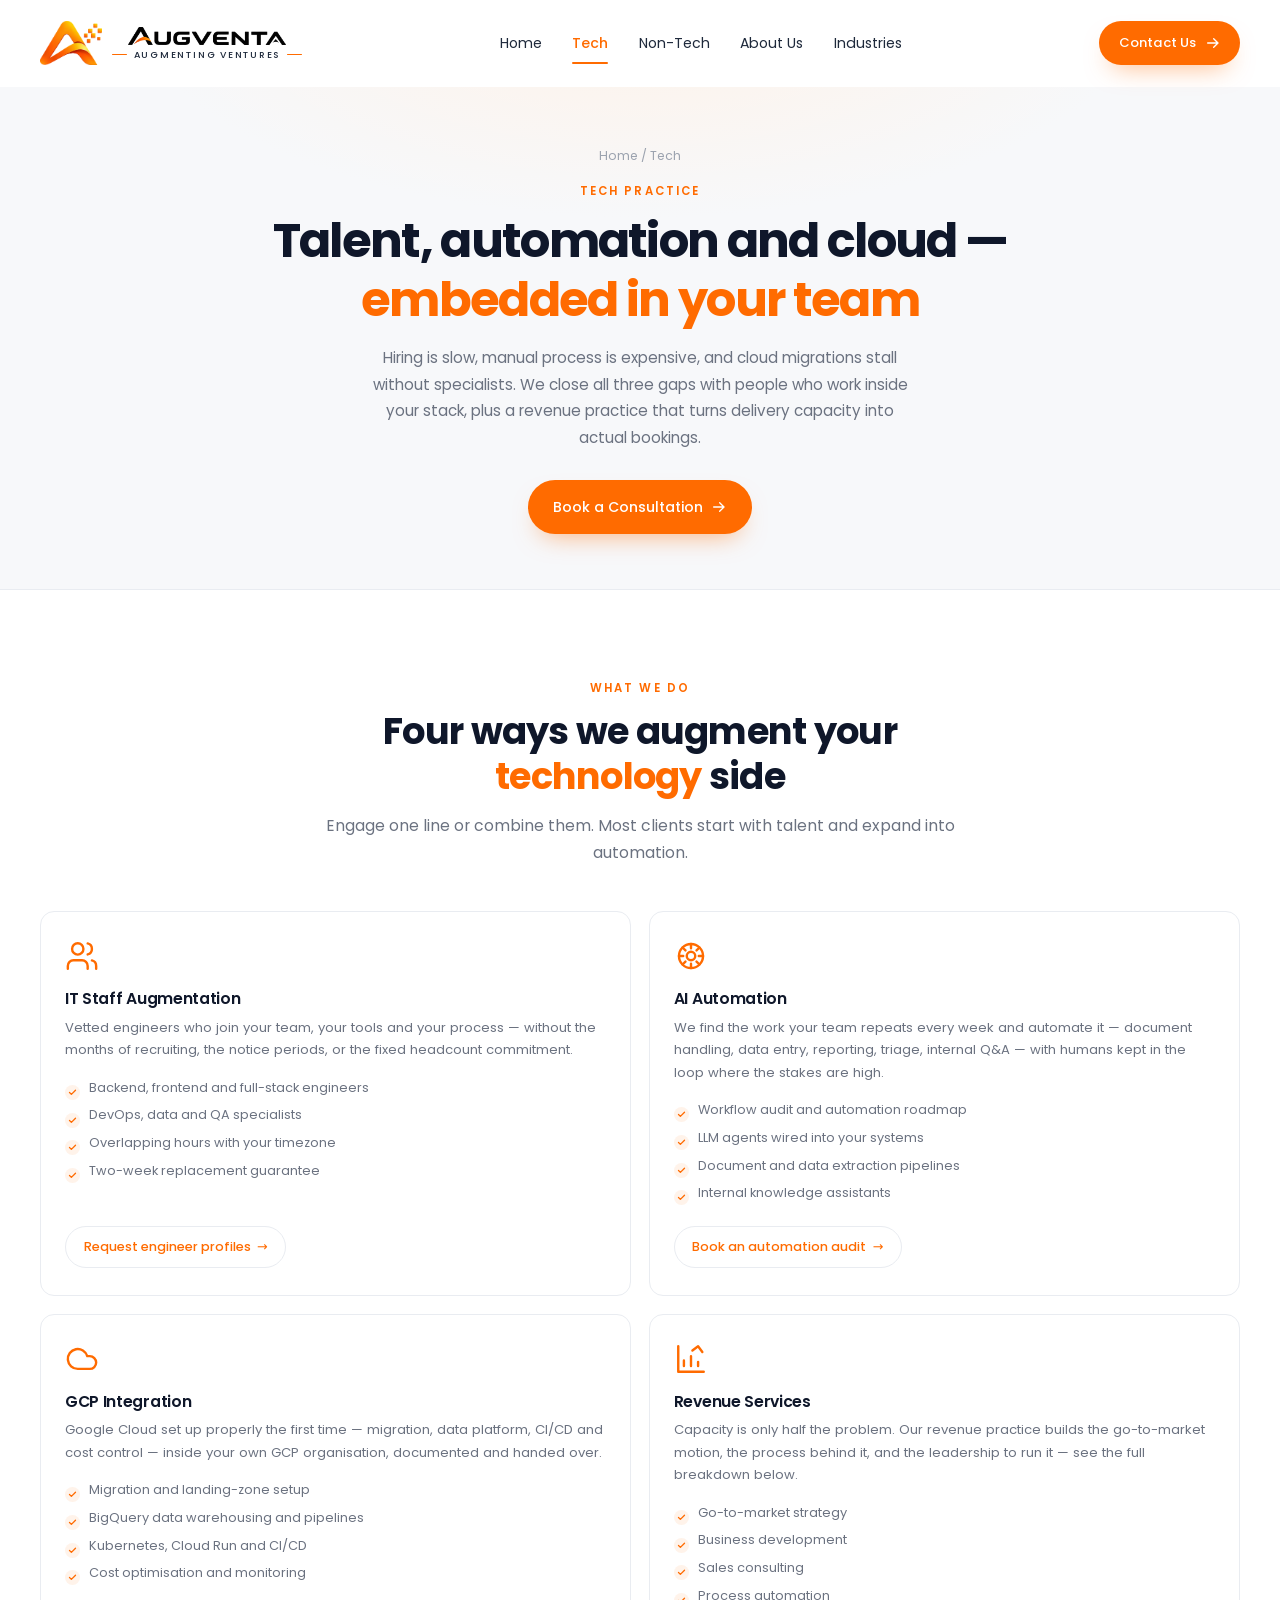
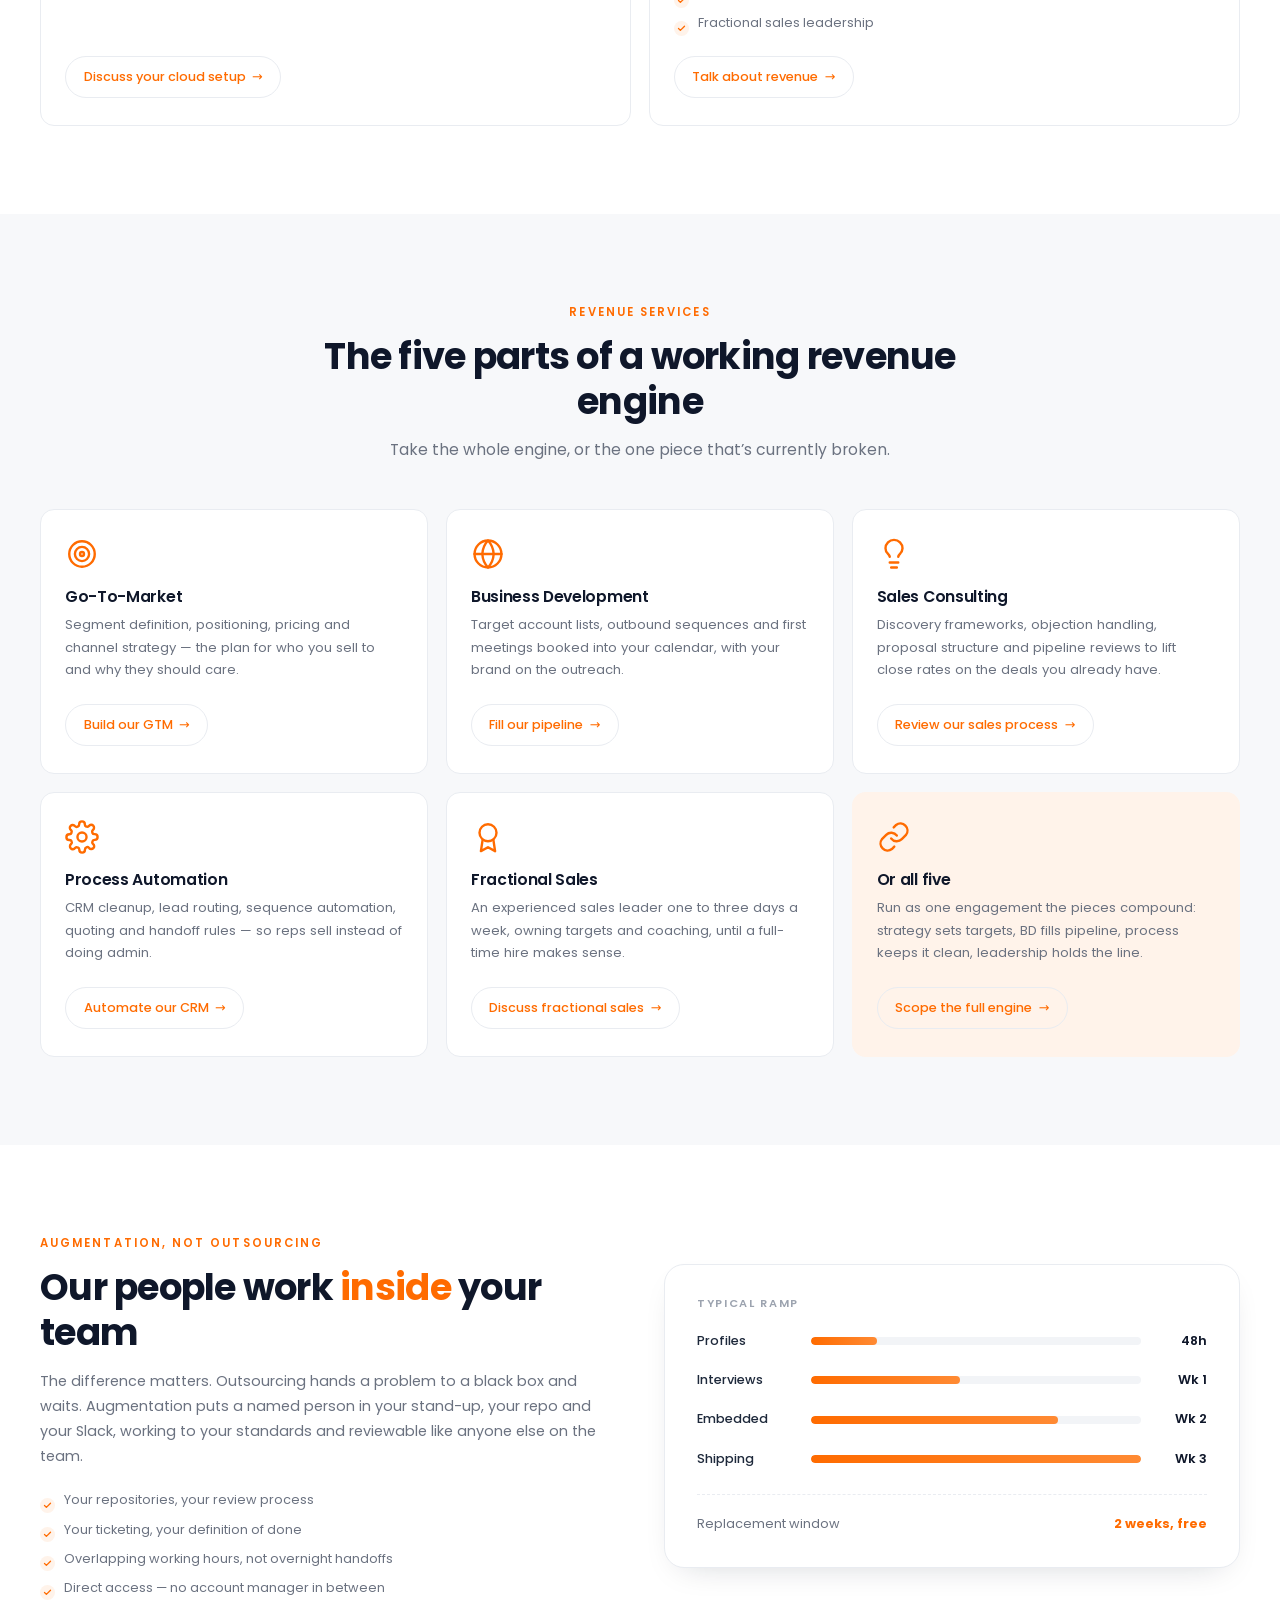
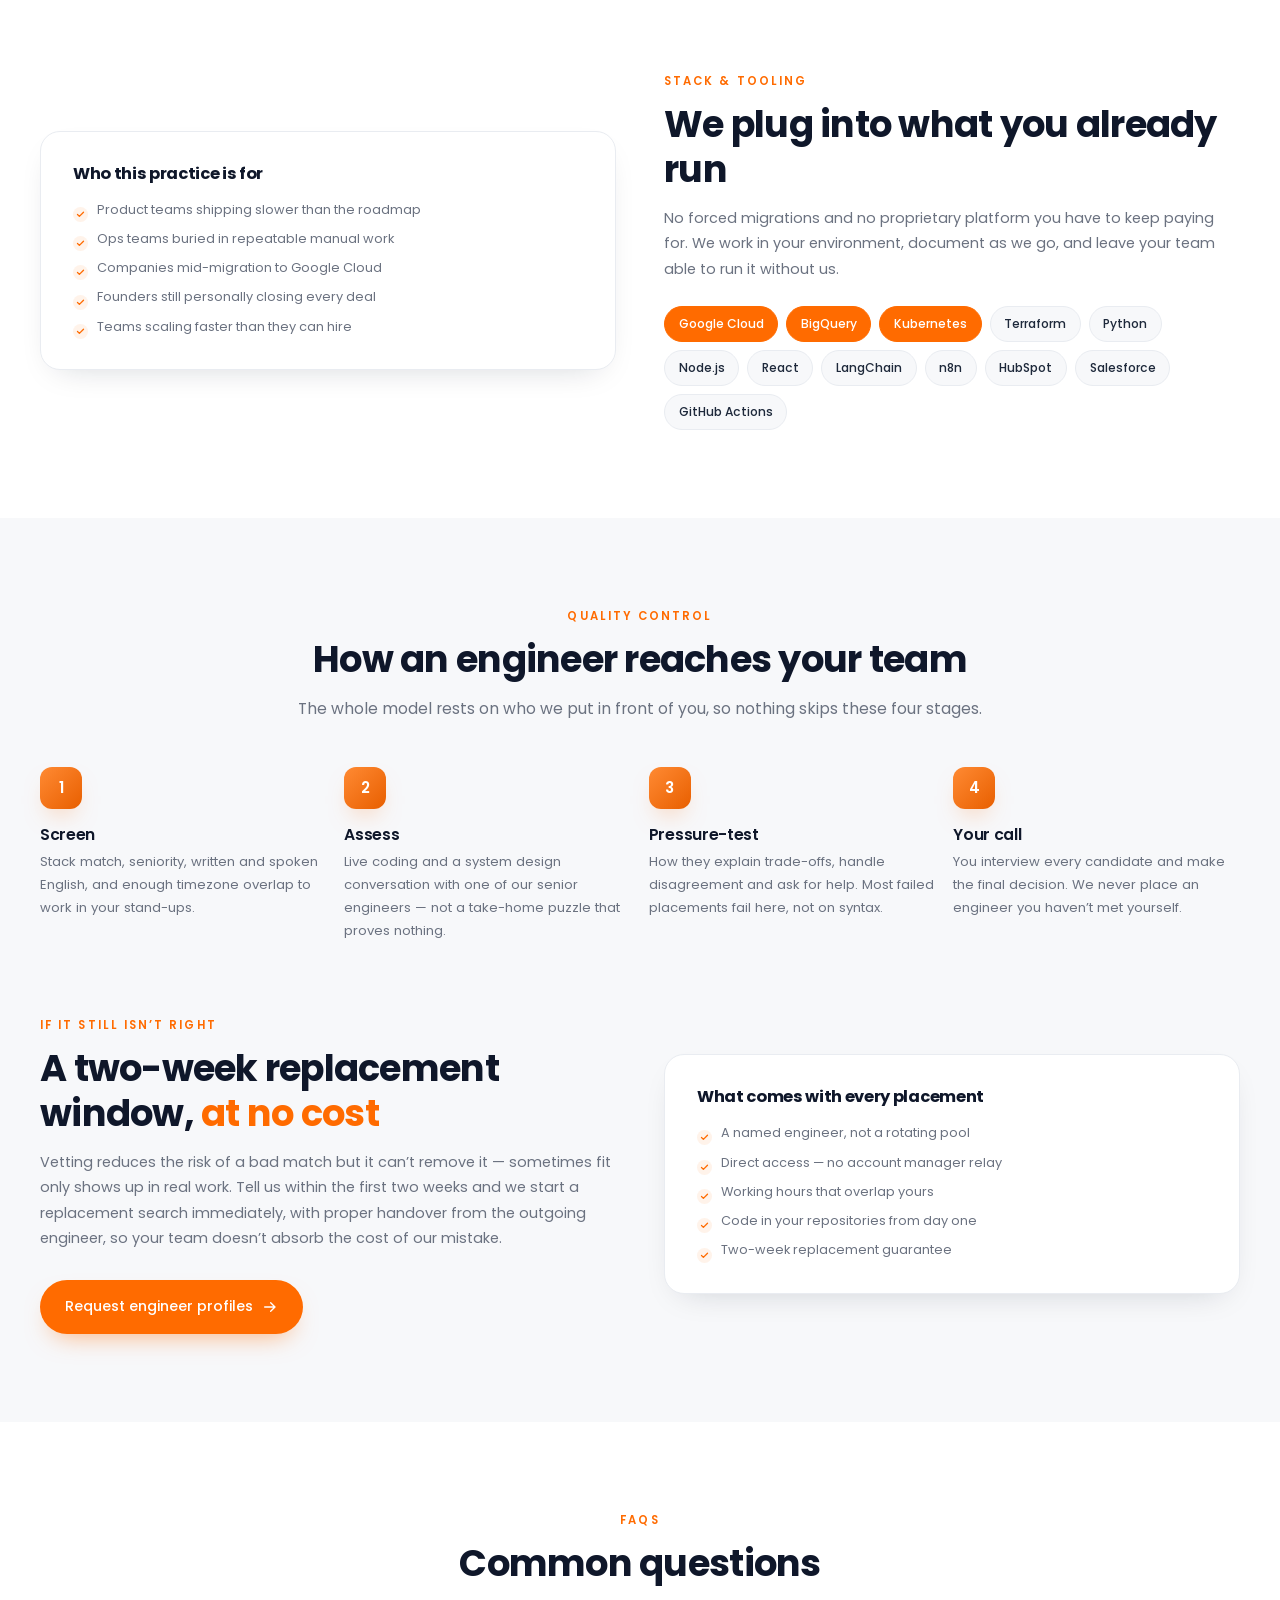
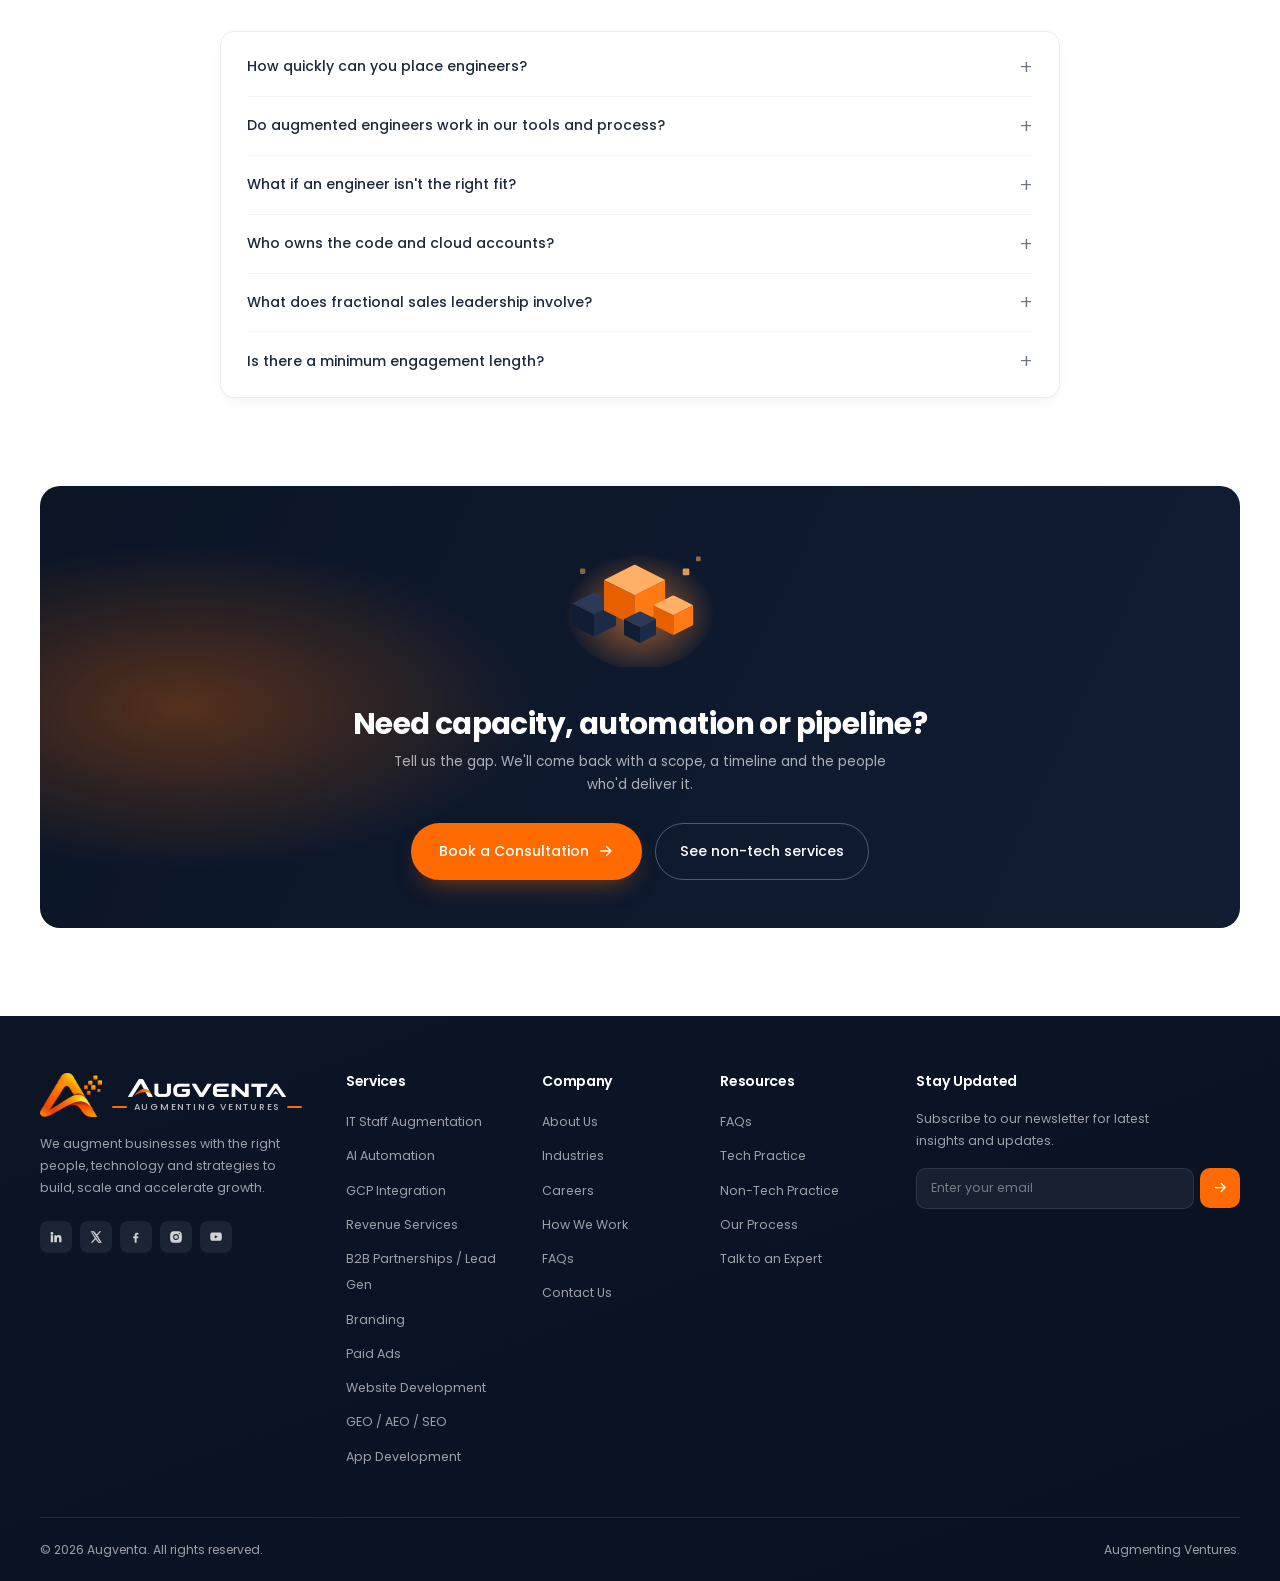
<file: tech.html>
<!DOCTYPE html>
<html lang="en">
<head>
<meta charset="UTF-8">
<meta name="viewport" content="width=device-width, initial-scale=1.0">

<title>Tech Services | IT Staff Augmentation, AI Automation &amp; GCP — Augventa</title>
<meta name="description" content="Vetted engineers embedded in your team, AI automation that removes manual work, Google Cloud done properly, and a revenue engine to match — Augventa's tech practice.">
<link rel="canonical" href="https://augventa.com/tech.html">
<meta name="robots" content="index, follow, max-image-preview:large">
<meta name="theme-color" content="#ff6b00">

<meta property="og:type" content="website">
<meta property="og:site_name" content="Augventa">
<meta property="og:url" content="https://augventa.com/tech.html">
<meta property="og:title" content="Tech Services | Talent, AI Automation &amp; Cloud — Augventa">
<meta property="og:description" content="Engineers embedded in your team, automation that removes manual work, and Google Cloud done properly.">
<meta property="og:image" content="https://augventa.com/assets/og-image.jpg">
<meta name="twitter:card" content="summary_large_image">
<meta name="twitter:title" content="Tech Services | Talent, AI Automation &amp; Cloud — Augventa">
<meta name="twitter:description" content="Engineers embedded in your team, automation that removes manual work, and Google Cloud done properly.">
<meta name="twitter:image" content="https://augventa.com/assets/og-image.jpg">

<link rel="icon" href="assets/favicon.svg?v=20260901c" type="image/svg+xml">
<link rel="preconnect" href="https://fonts.googleapis.com">
<link rel="preconnect" href="https://fonts.gstatic.com" crossorigin>
<link href="https://fonts.googleapis.com/css2?family=Poppins:wght@300;400;500;600;700&display=swap" rel="stylesheet">
<link rel="stylesheet" href="assets/style.css?v=20260901c">

<script type="application/ld+json">
{
  "@context": "https://schema.org",
  "@graph": [
    {
      "@type": "CollectionPage",
      "url": "https://augventa.com/tech.html",
      "name": "Augventa Tech Practice",
      "description": "IT staff augmentation, AI automation, GCP integration and revenue services.",
      "isPartOf": { "@id": "https://augventa.com/#website" },
      "about": { "@id": "https://augventa.com/#organization" }
    },
    {
      "@type": "BreadcrumbList",
      "itemListElement": [
        { "@type": "ListItem", "position": 1, "name": "Home", "item": "https://augventa.com/" },
        { "@type": "ListItem", "position": 2, "name": "Tech", "item": "https://augventa.com/tech.html" }
      ]
    }
  ]
}
</script>
</head>
<body>

<!-- ICON SPRITE — see index.html for notes -->
<svg width="0" height="0" style="position:absolute" aria-hidden="true" focusable="false">
  <defs>
    <g id="i-staff" fill="none" stroke="currentColor" stroke-width="1.7" stroke-linecap="round" stroke-linejoin="round">
      <path d="M16 21v-2a4 4 0 0 0-4-4H6a4 4 0 0 0-4 4v2"/><circle cx="9" cy="7" r="4"/>
      <path d="M22 21v-2a4 4 0 0 0-3-3.87"/><path d="M16 3.13a4 4 0 0 1 0 7.75"/>
    </g>
    <g id="i-ai" fill="none" stroke="currentColor" stroke-width="1.7" stroke-linecap="round" stroke-linejoin="round">
      <circle cx="12" cy="12" r="8.5"/><circle cx="12" cy="12" r="3"/>
      <path d="M12 3.5v3M12 17.5v3M3.5 12h3M17.5 12h3M6 6l2.1 2.1M15.9 15.9 18 18M18 6l-2.1 2.1M8.1 15.9 6 18"/>
    </g>
    <g id="i-cloud" fill="none" stroke="currentColor" stroke-width="1.7" stroke-linecap="round" stroke-linejoin="round">
      <path d="M17.5 19H9a7 7 0 1 1 6.71-9h1.79a4.5 4.5 0 1 1 0 9Z"/>
    </g>
    <g id="i-revenue" fill="none" stroke="currentColor" stroke-width="1.7" stroke-linecap="round" stroke-linejoin="round">
      <path d="M3 3v18h18"/><path d="M7 17v-4M12 17v-7M17 17v-3"/><path d="m13 6 4-3 3 4"/>
    </g>
    <g id="i-partners" fill="none" stroke="currentColor" stroke-width="1.7" stroke-linecap="round" stroke-linejoin="round">
      <path d="m11 17 2 2a1 1 0 1 0 3-3"/>
      <path d="m14 14 2.5 2.5a1 1 0 1 0 3-3l-3.9-3.9a3 3 0 0 0-4.24 0l-.86.86a1 1 0 1 1-3-3l2.8-2.8a5.8 5.8 0 0 1 7.06-.87l.47.28a2 2 0 0 0 1.42.25L21 4"/>
      <path d="m21 3 1 11h-2"/><path d="M3 3 2 14l6.5 6.5a1 1 0 1 0 3-3"/><path d="M3 4h8"/>
    </g>
    <g id="i-brand" fill="none" stroke="currentColor" stroke-width="1.7" stroke-linecap="round" stroke-linejoin="round">
      <path d="M11.56 3.27a.5.5 0 0 1 .88 0l2.95 5.6a1 1 0 0 0 1.51.3l4.28-3.67a.5.5 0 0 1 .8.52l-2.84 10.25a1 1 0 0 1-.95.73H5.81a1 1 0 0 1-.96-.73L2.02 6.02a.5.5 0 0 1 .8-.52l4.27 3.66a1 1 0 0 0 1.52-.29z"/>
      <path d="M5 21h14"/>
    </g>
    <g id="i-ads" fill="none" stroke="currentColor" stroke-width="1.7" stroke-linecap="round" stroke-linejoin="round">
      <path d="m3 11 18-5v12L3 14v-3z"/><path d="M11.6 16.8a3 3 0 1 1-5.8-1.6"/>
    </g>
    <g id="i-web" fill="none" stroke="currentColor" stroke-width="1.7" stroke-linecap="round" stroke-linejoin="round">
      <rect x="2" y="3" width="20" height="14" rx="2"/><path d="M8 21h8M12 17v4"/><path d="M2 8h20"/>
    </g>
    <g id="i-seo" fill="none" stroke="currentColor" stroke-width="1.7" stroke-linecap="round" stroke-linejoin="round">
      <circle cx="11" cy="11" r="7.5"/><circle cx="11" cy="11" r="2.5"/>
      <path d="M11 1.5v3M11 17.5v3M1.5 11h3M17.5 11h3"/><path d="m17 17 4.5 4.5"/>
    </g>
    <g id="i-app" fill="none" stroke="currentColor" stroke-width="1.7" stroke-linecap="round" stroke-linejoin="round">
      <rect x="5" y="2" width="14" height="20" rx="3"/><path d="M10 5.5h4"/><path d="M12 18h.01"/>
    </g>
    <g id="i-tech" fill="none" stroke="currentColor" stroke-width="1.7" stroke-linecap="round" stroke-linejoin="round">
      <rect x="5" y="5" width="14" height="14" rx="3"/><rect x="9" y="9" width="6" height="6" rx="1.5"/>
      <path d="M12 1.5v3M12 19.5v3M1.5 12h3M19.5 12h3M4.2 4.2l2.1 2.1M17.7 17.7l2.1 2.1M19.8 4.2l-2.1 2.1M6.3 17.7l-2.1 2.1"/>
    </g>
    <g id="i-growth" fill="none" stroke="currentColor" stroke-width="1.7" stroke-linecap="round" stroke-linejoin="round">
      <path d="M3 20h18"/><rect x="4" y="12" width="4" height="8" rx="1"/><rect x="10" y="8" width="4" height="12" rx="1"/><rect x="16" y="4" width="4" height="16" rx="1"/>
      <path d="m14 3 6-1 1 5"/>
    </g>
    <g id="i-idea" fill="none" stroke="currentColor" stroke-width="1.7" stroke-linecap="round" stroke-linejoin="round">
      <path d="M15 14c.2-1 .7-1.7 1.5-2.5A5.9 5.9 0 0 0 18 8 6 6 0 0 0 6 8c0 1.3.5 2.6 1.5 3.5.8.8 1.3 1.5 1.5 2.5"/>
      <path d="M9 18h6M10 21.5h4"/>
    </g>
    <g id="i-globe" fill="none" stroke="currentColor" stroke-width="1.7" stroke-linecap="round" stroke-linejoin="round">
      <circle cx="12" cy="12" r="9.5"/><path d="M2.5 12h19"/>
      <path d="M12 2.5a15 15 0 0 1 4 9.5 15 15 0 0 1-4 9.5 15 15 0 0 1-4-9.5 15 15 0 0 1 4-9.5z"/>
    </g>
    <g id="i-link" fill="none" stroke="currentColor" stroke-width="1.7" stroke-linecap="round" stroke-linejoin="round">
      <path d="M10 13a5 5 0 0 0 7.5.5l3-3a5 5 0 0 0-7-7l-1.7 1.7"/>
      <path d="M14 11a5 5 0 0 0-7.5-.5l-3 3a5 5 0 0 0 7 7l1.7-1.7"/>
    </g>
    <g id="i-target" fill="none" stroke="currentColor" stroke-width="1.7" stroke-linecap="round" stroke-linejoin="round">
      <circle cx="12" cy="12" r="9"/><circle cx="12" cy="12" r="5"/><circle cx="12" cy="12" r="1.4"/>
    </g>
    <g id="i-gear" fill="none" stroke="currentColor" stroke-width="1.7" stroke-linecap="round" stroke-linejoin="round">
      <circle cx="12" cy="12" r="3.2"/>
      <path d="M19.4 15a1.6 1.6 0 0 0 .3 1.8l.1.1a2 2 0 1 1-2.8 2.8l-.1-.1a1.6 1.6 0 0 0-1.8-.3 1.6 1.6 0 0 0-1 1.5V21a2 2 0 1 1-4 0v-.1A1.6 1.6 0 0 0 9 19.4a1.6 1.6 0 0 0-1.8.3l-.1.1a2 2 0 1 1-2.8-2.8l.1-.1a1.6 1.6 0 0 0 .3-1.8 1.6 1.6 0 0 0-1.5-1H3a2 2 0 1 1 0-4h.1A1.6 1.6 0 0 0 4.6 9a1.6 1.6 0 0 0-.3-1.8l-.1-.1a2 2 0 1 1 2.8-2.8l.1.1a1.6 1.6 0 0 0 1.8.3H9a1.6 1.6 0 0 0 1-1.5V3a2 2 0 1 1 4 0v.1a1.6 1.6 0 0 0 1 1.5 1.6 1.6 0 0 0 1.8-.3l.1-.1a2 2 0 1 1 2.8 2.8l-.1.1a1.6 1.6 0 0 0-.3 1.8V9a1.6 1.6 0 0 0 1.5 1H21a2 2 0 1 1 0 4h-.1a1.6 1.6 0 0 0-1.5 1z"/>
    </g>
    <g id="i-badge" fill="none" stroke="currentColor" stroke-width="1.7" stroke-linecap="round" stroke-linejoin="round">
      <circle cx="12" cy="9" r="6"/><path d="M8.2 14 7 22l5-2.8L17 22l-1.2-8"/>
    </g>
    <g id="i-arrow-right" fill="none" stroke="currentColor" stroke-width="2" stroke-linecap="round" stroke-linejoin="round">
      <path d="M4 12h15M13 5.5 19.5 12 13 18.5"/>
    </g>
    <g id="i-arrow-left" fill="none" stroke="currentColor" stroke-width="2" stroke-linecap="round" stroke-linejoin="round">
      <path d="M20 12H5M11 5.5 4.5 12 11 18.5"/>
    </g>
    <path id="i-linkedin" fill="currentColor" d="M4.98 3.5a2.5 2.5 0 1 1 0 5 2.5 2.5 0 0 1 0-5zM3 9h4v12H3zM9 9h3.8v1.7h.05c.53-1 1.83-2.05 3.77-2.05 4.03 0 4.78 2.65 4.78 6.1V21h-4v-5.4c0-1.3-.02-2.96-1.8-2.96-1.8 0-2.08 1.4-2.08 2.86V21H9z"/>
    <path id="i-x" fill="currentColor" d="M18.2 2H21l-6.5 7.4L22 22h-6l-4.7-6.1L5.9 22H3l7-8-7.3-12h6.2l4.2 5.6zM17 20h1.6L7.1 4H5.4z"/>
    <path id="i-facebook" fill="currentColor" d="M13 22v-8h2.7l.4-3H13V9.1c0-.9.25-1.5 1.5-1.5H16V4.9c-.3 0-1.2-.1-2.3-.1-2.3 0-3.9 1.4-3.9 4v2.2H7v3h2.8v8z"/>
    <path id="i-instagram" fill="currentColor" d="M12 2c2.7 0 3 0 4.1.06 1.1.05 1.8.22 2.4.47.7.26 1.2.6 1.8 1.15.55.55.9 1.1 1.15 1.8.25.6.42 1.3.47 2.4C22 9 22 9.3 22 12s0 3-.06 4.1c-.05 1.1-.22 1.8-.47 2.4a4.9 4.9 0 0 1-1.15 1.8c-.55.55-1.1.9-1.8 1.15-.6.25-1.3.42-2.4.47-1.1.06-1.4.06-4.1.06s-3 0-4.1-.06c-1.1-.05-1.8-.22-2.4-.47a4.9 4.9 0 0 1-1.8-1.15 4.9 4.9 0 0 1-1.15-1.8c-.25-.6-.42-1.3-.47-2.4C2 15 2 14.7 2 12s0-3 .06-4.1c.05-1.1.22-1.8.47-2.4.26-.7.6-1.2 1.15-1.8A4.9 4.9 0 0 1 5.5 2.53c.6-.25 1.3-.42 2.4-.47C9 2 9.3 2 12 2zm0 5a5 5 0 1 0 0 10 5 5 0 0 0 0-10zm0 8.2a3.2 3.2 0 1 1 0-6.4 3.2 3.2 0 0 1 0 6.4zM17.8 5a1.2 1.2 0 1 0 0 2.4 1.2 1.2 0 0 0 0-2.4z"/>
    <path id="i-youtube" fill="currentColor" d="M21.6 7.2s-.2-1.4-.8-2c-.75-.8-1.6-.8-2-.85C16 4.2 12 4.2 12 4.2s-4 0-6.8.2c-.4.05-1.25.05-2 .85-.6.6-.8 2-.8 2S2.2 8.8 2.2 10.5v1.6c0 1.6.2 3.3.2 3.3s.2 1.4.8 2c.75.8 1.75.77 2.2.86 1.6.15 6.8.2 6.8.2s4 0 6.8-.21c.4-.05 1.25-.05 2-.85.6-.6.8-2 .8-2s.2-1.6.2-3.3v-1.6c0-1.6-.2-3.3-.2-3.3zM9.9 14.6V8.9l5.2 2.86z"/>
  </defs>
</svg>

<!-- ================= HEADER ================= -->
<header class="header" id="siteHeader">
  <div class="wrap nav">
    <a href="index.html" class="logo" aria-label="Augventa — Augmenting Ventures">
      <img src="assets/logo-mark.png?v=20260901c" alt="" class="logo-mark" width="340" height="241">
      <span class="logo-lockup">
        <img src="assets/logo-word.png?v=20260901c" alt="Augventa" class="logo-word" width="560" height="64">
        <span class="logo-tag">Augmenting Ventures</span>
      </span>
    </a>

    <ul class="nav-links" id="navLinks">
      <li><a href="index.html">Home</a></li>
      <li><a href="tech.html" class="on">Tech</a></li>
      <li><a href="non-tech.html">Non-Tech</a></li>
      <li><a href="about.html">About Us</a></li>
      <li><a href="about.html#industries">Industries</a></li>
    </ul>

    <div class="nav-right">
      <a href="contact.html" class="btn btn-primary btn-sm">Contact Us <svg class="ico" viewBox="0 0 24 24"><use href="#i-arrow-right"/></svg></a>
      <button class="burger" id="burger" aria-label="Toggle menu" aria-expanded="false" aria-controls="navLinks">
        <span></span><span></span><span></span>
      </button>
    </div>
  </div>
</header>

<!-- ================= PAGE HEAD ================= -->
<section class="page-head">
  <div class="wrap">
    <div class="crumb"><a href="index.html">Home</a> / Tech</div>
    <span class="eyebrow">Tech Practice</span>
    <h1>Talent, automation and cloud —<br><span class="orange">embedded in your team</span></h1>
    <p>
      Hiring is slow, manual process is expensive, and cloud migrations stall without
      specialists. We close all three gaps with people who work inside your stack, plus a
      revenue practice that turns delivery capacity into actual bookings.
    </p>
    <a href="contact.html" class="btn btn-primary">Book a Consultation <svg class="ico" viewBox="0 0 24 24"><use href="#i-arrow-right"/></svg></a>
  </div>
</section>

<!-- ================= FOUR CORE SERVICES ================= -->
<section class="sec">
  <div class="wrap">
    <div class="sec-head reveal">
      <span class="eyebrow">What we do</span>
      <h2>Four ways we augment your <span class="orange">technology</span> side</h2>
      <p>Engage one line or combine them. Most clients start with talent and expand into automation.</p>
    </div>

    <div class="grid-2">

      <div class="card svc-detail reveal" id="staff-augmentation">
        <div class="svc-ico"><svg viewBox="0 0 24 24"><use href="#i-staff"/></svg></div>
        <h3>IT Staff Augmentation</h3>
        <p>
          Vetted engineers who join your team, your tools and your process — without the
          months of recruiting, the notice periods, or the fixed headcount commitment.
        </p>
        <ul class="ticks">
          <li>Backend, frontend and full-stack engineers</li>
          <li>DevOps, data and QA specialists</li>
          <li>Overlapping hours with your timezone</li>
          <li>Two-week replacement guarantee</li>
        </ul>
        <div class="svc-foot"><a href="contact.html?service=staff-augmentation" class="btn-svc" data-cta="staff-augmentation" data-cta-label="IT Staff Augmentation">Request engineer profiles</a></div>
      </div>

      <div class="card svc-detail reveal" id="ai-automation">
        <div class="svc-ico"><svg viewBox="0 0 24 24"><use href="#i-ai"/></svg></div>
        <h3>AI Automation</h3>
        <p>
          We find the work your team repeats every week and automate it — document handling,
          data entry, reporting, triage, internal Q&amp;A — with humans kept in the loop where
          the stakes are high.
        </p>
        <ul class="ticks">
          <li>Workflow audit and automation roadmap</li>
          <li>LLM agents wired into your systems</li>
          <li>Document and data extraction pipelines</li>
          <li>Internal knowledge assistants</li>
        </ul>
        <div class="svc-foot"><a href="contact.html?service=ai-automation" class="btn-svc" data-cta="ai-automation" data-cta-label="AI Automation">Book an automation audit</a></div>
      </div>

      <div class="card svc-detail reveal" id="gcp">
        <div class="svc-ico"><svg viewBox="0 0 24 24"><use href="#i-cloud"/></svg></div>
        <h3>GCP Integration</h3>
        <p>
          Google Cloud set up properly the first time — migration, data platform, CI/CD and
          cost control — inside your own GCP organisation, documented and handed over.
        </p>
        <ul class="ticks">
          <li>Migration and landing-zone setup</li>
          <li>BigQuery data warehousing and pipelines</li>
          <li>Kubernetes, Cloud Run and CI/CD</li>
          <li>Cost optimisation and monitoring</li>
        </ul>
        <div class="svc-foot"><a href="contact.html?service=gcp" class="btn-svc" data-cta="gcp" data-cta-label="GCP Integration">Discuss your cloud setup</a></div>
      </div>

      <div class="card svc-detail reveal" id="revenue">
        <div class="svc-ico"><svg viewBox="0 0 24 24"><use href="#i-revenue"/></svg></div>
        <h3>Revenue Services</h3>
        <p>
          Capacity is only half the problem. Our revenue practice builds the go-to-market
          motion, the process behind it, and the leadership to run it — see the full
          breakdown below.
        </p>
        <ul class="ticks">
          <li>Go-to-market strategy</li>
          <li>Business development</li>
          <li>Sales consulting</li>
          <li>Process automation</li>
          <li>Fractional sales leadership</li>
        </ul>
        <div class="svc-foot"><a href="contact.html?service=revenue" class="btn-svc" data-cta="revenue" data-cta-label="Revenue Services">Talk about revenue</a></div>
      </div>

    </div>
  </div>
</section>

<!-- ================= REVENUE SERVICES DETAIL ================= -->
<section class="sec sec-gray">
  <div class="wrap">
    <div class="sec-head reveal">
      <span class="eyebrow">Revenue Services</span>
      <h2>The five parts of a working revenue engine</h2>
      <p>Take the whole engine, or the one piece that&rsquo;s currently broken.</p>
    </div>

    <div class="grid-3">
      <div class="card svc-detail reveal">
        <div class="svc-ico"><svg viewBox="0 0 24 24"><use href="#i-target"/></svg></div>
        <h3>Go-To-Market</h3>
        <p>Segment definition, positioning, pricing and channel strategy &mdash; the plan for who you sell to and why they should care.</p>
        <div class="svc-foot"><a href="contact.html?service=revenue" class="btn-svc" data-cta="revenue" data-cta-label="Go-To-Market Strategy">Build our GTM</a></div>
      </div>
      <div class="card svc-detail reveal">
        <div class="svc-ico"><svg viewBox="0 0 24 24"><use href="#i-globe"/></svg></div>
        <h3>Business Development</h3>
        <p>Target account lists, outbound sequences and first meetings booked into your calendar, with your brand on the outreach.</p>
        <div class="svc-foot"><a href="contact.html?service=revenue" class="btn-svc" data-cta="revenue" data-cta-label="Business Development">Fill our pipeline</a></div>
      </div>
      <div class="card svc-detail reveal">
        <div class="svc-ico"><svg viewBox="0 0 24 24"><use href="#i-idea"/></svg></div>
        <h3>Sales Consulting</h3>
        <p>Discovery frameworks, objection handling, proposal structure and pipeline reviews to lift close rates on the deals you already have.</p>
        <div class="svc-foot"><a href="contact.html?service=revenue" class="btn-svc" data-cta="revenue" data-cta-label="Sales Consulting">Review our sales process</a></div>
      </div>
      <div class="card svc-detail reveal">
        <div class="svc-ico"><svg viewBox="0 0 24 24"><use href="#i-gear"/></svg></div>
        <h3>Process Automation</h3>
        <p>CRM cleanup, lead routing, sequence automation, quoting and handoff rules &mdash; so reps sell instead of doing admin.</p>
        <div class="svc-foot"><a href="contact.html?service=revenue" class="btn-svc" data-cta="revenue" data-cta-label="Sales Process Automation">Automate our CRM</a></div>
      </div>
      <div class="card svc-detail reveal">
        <div class="svc-ico"><svg viewBox="0 0 24 24"><use href="#i-badge"/></svg></div>
        <h3>Fractional Sales</h3>
        <p>An experienced sales leader one to three days a week, owning targets and coaching, until a full-time hire makes sense.</p>
        <div class="svc-foot"><a href="contact.html?service=revenue" class="btn-svc" data-cta="revenue" data-cta-label="Fractional Sales Leadership">Discuss fractional sales</a></div>
      </div>
      <div class="card svc-detail reveal" style="background:var(--brand-tint);border-color:transparent;">
        <div class="svc-ico"><svg viewBox="0 0 24 24"><use href="#i-link"/></svg></div>
        <h3>Or all five</h3>
        <p>Run as one engagement the pieces compound: strategy sets targets, BD fills pipeline, process keeps it clean, leadership holds the line.</p>
        <div class="svc-foot"><a href="contact.html?service=revenue" class="btn-svc" data-cta="revenue" data-cta-label="Full Revenue Engine">Scope the full engine</a></div>
      </div>
    </div>
  </div>
</section>

<!-- ================= SPLIT SECTIONS ================= -->
<section class="sec">
  <div class="wrap">

    <div class="split reveal">
      <div>
        <span class="eyebrow">Augmentation, not outsourcing</span>
        <h2>Our people work <span class="orange">inside</span> your team</h2>
        <p>
          The difference matters. Outsourcing hands a problem to a black box and waits.
          Augmentation puts a named person in your stand-up, your repo and your Slack, working
          to your standards and reviewable like anyone else on the team.
        </p>
        <ul class="ticks">
          <li>Your repositories, your review process</li>
          <li>Your ticketing, your definition of done</li>
          <li>Overlapping working hours, not overnight handoffs</li>
          <li>Direct access — no account manager in between</li>
        </ul>
      </div>
      <div class="split-media">
        <h4 class="media-title">Typical ramp</h4>
        <div class="bar-row"><span class="label">Profiles</span><div class="bar"><i style="width:20%"></i></div><span class="val">48h</span></div>
        <div class="bar-row"><span class="label">Interviews</span><div class="bar"><i style="width:45%"></i></div><span class="val">Wk 1</span></div>
        <div class="bar-row"><span class="label">Embedded</span><div class="bar"><i style="width:75%"></i></div><span class="val">Wk 2</span></div>
        <div class="bar-row"><span class="label">Shipping</span><div class="bar"><i style="width:100%"></i></div><span class="val">Wk 3</span></div>
        <div class="media-foot"><span>Replacement window</span><b>2 weeks, free</b></div>
      </div>
    </div>

    <div class="split reverse reveal">
      <div>
        <span class="eyebrow">Stack &amp; tooling</span>
        <h2>We plug into what you already run</h2>
        <p>
          No forced migrations and no proprietary platform you have to keep paying for. We work
          in your environment, document as we go, and leave your team able to run it without us.
        </p>
        <div class="chip-cloud" style="margin-top:1.5rem;">
          <span class="chip on">Google Cloud</span>
          <span class="chip on">BigQuery</span>
          <span class="chip on">Kubernetes</span>
          <span class="chip">Terraform</span>
          <span class="chip">Python</span>
          <span class="chip">Node.js</span>
          <span class="chip">React</span>
          <span class="chip">LangChain</span>
          <span class="chip">n8n</span>
          <span class="chip">HubSpot</span>
          <span class="chip">Salesforce</span>
          <span class="chip">GitHub Actions</span>
        </div>
      </div>
      <div class="split-media">
        <h3>Who this practice is for</h3>
        <ul class="ticks" style="margin-top:1rem;">
          <li>Product teams shipping slower than the roadmap</li>
          <li>Ops teams buried in repeatable manual work</li>
          <li>Companies mid-migration to Google Cloud</li>
          <li>Founders still personally closing every deal</li>
          <li>Teams scaling faster than they can hire</li>
        </ul>
      </div>
    </div>

  </div>
</section>

<!-- ================= HOW WE VET ================= -->
<section class="sec sec-gray" id="vetting">
  <div class="wrap">
    <div class="sec-head reveal">
      <span class="eyebrow">Quality control</span>
      <h2>How an engineer reaches your team</h2>
      <p>The whole model rests on who we put in front of you, so nothing skips these four stages.</p>
    </div>

    <div class="grid-4">
      <div class="step reveal">
        <div class="num">1</div>
        <h3>Screen</h3>
        <p>Stack match, seniority, written and spoken English, and enough timezone overlap to work in your stand-ups.</p>
      </div>
      <div class="step reveal">
        <div class="num">2</div>
        <h3>Assess</h3>
        <p>Live coding and a system design conversation with one of our senior engineers &mdash; not a take-home puzzle that proves nothing.</p>
      </div>
      <div class="step reveal">
        <div class="num">3</div>
        <h3>Pressure-test</h3>
        <p>How they explain trade-offs, handle disagreement and ask for help. Most failed placements fail here, not on syntax.</p>
      </div>
      <div class="step reveal">
        <div class="num">4</div>
        <h3>Your call</h3>
        <p>You interview every candidate and make the final decision. We never place an engineer you haven&rsquo;t met yourself.</p>
      </div>
    </div>

    <div class="split reveal" style="margin-top:4.5rem;">
      <div>
        <span class="eyebrow">If it still isn&rsquo;t right</span>
        <h2>A two-week replacement window, <span class="orange">at no cost</span></h2>
        <p>
          Vetting reduces the risk of a bad match but it can&rsquo;t remove it &mdash; sometimes fit
          only shows up in real work. Tell us within the first two weeks and we start a
          replacement search immediately, with proper handover from the outgoing engineer, so
          your team doesn&rsquo;t absorb the cost of our mistake.
        </p>
        <a href="contact.html?service=staff-augmentation" class="btn btn-primary" data-cta="staff-augmentation" data-cta-label="IT Staff Augmentation">Request engineer profiles <svg class="ico" viewBox="0 0 24 24"><use href="#i-arrow-right"/></svg></a>
      </div>
      <div class="split-media">
        <h3>What comes with every placement</h3>
        <ul class="ticks" style="margin-top:1rem;">
          <li>A named engineer, not a rotating pool</li>
          <li>Direct access &mdash; no account manager relay</li>
          <li>Working hours that overlap yours</li>
          <li>Code in your repositories from day one</li>
          <li>Two-week replacement guarantee</li>
        </ul>
      </div>
    </div>
  </div>
</section>

<!-- ================= FAQ ================= -->
<section class="sec" id="faqs">
  <div class="wrap">
    <div class="sec-head reveal">
      <span class="eyebrow">FAQs</span>
      <h2>Common questions</h2>
    </div>

    <div class="faq-list narrow reveal">
      <div class="faq-item">
        <button class="faq-q" type="button" aria-expanded="false">How quickly can you place engineers?</button>
        <div class="faq-a"><p>First vetted profiles land within 48 hours for common stacks. Interviews usually happen the same week, and most engineers are embedded and committing code within two weeks of sign-off.</p></div>
      </div>
      <div class="faq-item">
        <button class="faq-q" type="button" aria-expanded="false">Do augmented engineers work in our tools and process?</button>
        <div class="faq-a"><p>Yes. They join your repositories, ticketing, stand-ups and Slack, and follow your review and release process. They're an extension of your team, not a separate vendor working in isolation.</p></div>
      </div>
      <div class="faq-item">
        <button class="faq-q" type="button" aria-expanded="false">What if an engineer isn't the right fit?</button>
        <div class="faq-a"><p>There's a two-week replacement window at no cost. Tell us it isn't working and we start a replacement search immediately, with handover from the outgoing engineer.</p></div>
      </div>
      <div class="faq-item">
        <button class="faq-q" type="button" aria-expanded="false">Who owns the code and cloud accounts?</button>
        <div class="faq-a"><p>You do, entirely. Code lives in your repositories, infrastructure sits in your own Google Cloud organisation, and all documentation is handed over. There's no dependency on us to keep it running.</p></div>
      </div>
      <div class="faq-item">
        <button class="faq-q" type="button" aria-expanded="false">What does fractional sales leadership involve?</button>
        <div class="faq-a"><p>An experienced sales leader working part-time inside your business — typically one to three days a week — owning pipeline, process, targets and coaching, until you're ready to hire that role full-time.</p></div>
      </div>
      <div class="faq-item">
        <button class="faq-q" type="button" aria-expanded="false">Is there a minimum engagement length?</button>
        <div class="faq-a"><p>Staff augmentation runs on a three-month minimum, then rolls monthly with 30 days' notice. Automation and cloud projects are fixed-scope, so they end when the scope is delivered.</p></div>
      </div>
    </div>
  </div>
</section>

<!-- ================= CTA ================= -->
<section class="sec" style="padding-top:0">
  <div class="wrap">
    <div class="cta-band stack reveal">
      <img src="assets/cta-art.svg?v=20260901c" alt="" class="cta-art">
      <div class="cta-copy">
        <h2>Need capacity, automation or pipeline?</h2>
        <p>Tell us the gap. We'll come back with a scope, a timeline and the people who'd deliver it.</p>
        <div class="cta-actions">
          <a href="contact.html" class="btn btn-primary">Book a Consultation <svg class="ico" viewBox="0 0 24 24"><use href="#i-arrow-right"/></svg></a>
          <a href="non-tech.html" class="btn btn-ghost-dark">See non-tech services</a>
        </div>
      </div>
    </div>
  </div>
</section>

<!-- ================= FOOTER ================= -->
<footer class="footer">
  <div class="wrap">
    <div class="foot-grid">
      <div>
        <a href="index.html" class="logo" aria-label="Augventa — Augmenting Ventures">
      <img src="assets/logo-mark.png?v=20260901c" alt="" class="logo-mark" width="340" height="241">
      <span class="logo-lockup">
        <img src="assets/logo-word-light.png?v=20260901c" alt="Augventa" class="logo-word" width="560" height="64">
        <span class="logo-tag">Augmenting Ventures</span>
      </span>
    </a>
        <p>We augment businesses with the right people, technology and strategies to build, scale and accelerate growth.</p>
        <div class="socials">
          <a href="#" aria-label="LinkedIn"><svg viewBox="0 0 24 24"><use href="#i-linkedin"/></svg></a>
          <a href="#" aria-label="X"><svg viewBox="0 0 24 24"><use href="#i-x"/></svg></a>
          <a href="#" aria-label="Facebook"><svg viewBox="0 0 24 24"><use href="#i-facebook"/></svg></a>
          <a href="#" aria-label="Instagram"><svg viewBox="0 0 24 24"><use href="#i-instagram"/></svg></a>
          <a href="#" aria-label="YouTube"><svg viewBox="0 0 24 24"><use href="#i-youtube"/></svg></a>
        </div>
      </div>

      <div>
        <h4>Services</h4>
        <ul>
          <li><a href="tech.html#staff-augmentation">IT Staff Augmentation</a></li>
          <li><a href="tech.html#ai-automation">AI Automation</a></li>
          <li><a href="tech.html#gcp">GCP Integration</a></li>
          <li><a href="tech.html#revenue">Revenue Services</a></li>
          <li><a href="non-tech.html#partnerships">B2B Partnerships / Lead Gen</a></li>
          <li><a href="non-tech.html#branding">Branding</a></li>
          <li><a href="non-tech.html#paid-ads">Paid Ads</a></li>
          <li><a href="non-tech.html#web">Website Development</a></li>
          <li><a href="non-tech.html#geo-seo">GEO / AEO / SEO</a></li>
          <li><a href="non-tech.html#app">App Development</a></li>
        </ul>
      </div>

      <div>
        <h4>Company</h4>
        <ul>
          <li><a href="about.html">About Us</a></li>
          <li><a href="about.html#industries">Industries</a></li>
          <li><a href="contact.html">Careers</a></li>
          <li><a href="about.html#process">How We Work</a></li>
          <li><a href="index.html#faqs">FAQs</a></li>
          <li><a href="contact.html">Contact Us</a></li>
        </ul>
      </div>

      <div>
        <h4>Resources</h4>
        <ul>
          <li><a href="index.html#faqs">FAQs</a></li>
          <li><a href="tech.html">Tech Practice</a></li>
          <li><a href="non-tech.html">Non-Tech Practice</a></li>
          <li><a href="about.html#process">Our Process</a></li>
          <li><a href="contact.html">Talk to an Expert</a></li>
        </ul>
      </div>

      <div class="news">
        <h4>Stay Updated</h4>
        <p>Subscribe to our newsletter for latest insights and updates.</p>
        <form class="news-form" id="newsForm" novalidate>
          <label for="newsEmail" style="position:absolute;width:1px;height:1px;overflow:hidden;clip:rect(0 0 0 0)">Email address</label>
          <input type="email" id="newsEmail" name="email" placeholder="Enter your email" autocomplete="email">
          <button type="submit" aria-label="Subscribe"><svg viewBox="0 0 24 24"><use href="#i-arrow-right"/></svg></button>
        </form>
        <p class="news-msg" id="newsMsg" role="status"></p>
      </div>
    </div>

    <div class="foot-bottom">
      <span>&copy; <span class="year">2026</span> Augventa. All rights reserved.</span>
      <span>Augmenting Ventures.</span>
    </div>
  </div>
</footer>

<!-- ================= ENQUIRY MODAL ================= -->
<div class="modal" id="ctaModal" role="dialog" aria-modal="true" aria-labelledby="modalTitle">
  <div class="modal-backdrop" data-close></div>
  <div class="modal-box">
    <button class="modal-close" data-close aria-label="Close">&times;</button>

    <span class="eyebrow" id="modalServiceLabel">Enquiry</span>
    <h2 id="modalTitle">Tell us what you need</h2>
    <p style="font-size:.85rem;margin:.5rem 0 1.5rem;">
      A few details is enough to start. We reply within one working day.
    </p>

    <div class="form-ok" id="modalSuccess">
      ✅ Thanks — your message has been received.
    </div>

    <form id="modalForm" action="https://formsubmit.co/shakeelzain04@gmail.com" method="POST" novalidate>
      <input type="hidden" name="_cc" value="sidrah@augventa.com">
      <input type="hidden" name="_subject" value="New service enquiry from the Augventa website">
      <input type="hidden" name="_template" value="table">
      <input type="hidden" name="_captcha" value="false">
      <input type="text" name="_honey" style="display:none" tabindex="-1" autocomplete="off">
      <input type="hidden" name="service" id="modalService">

      <div class="field">
        <label for="mName">Full name *</label>
        <input type="text" id="mName" name="name" placeholder="Your name" data-required>
        <span class="err">Please enter your name.</span>
      </div>
      <div class="field">
        <label for="mEmail">Email address *</label>
        <input type="email" id="mEmail" name="email" placeholder="you@company.com" data-required>
        <span class="err">Please enter a valid email address.</span>
      </div>
      <div class="field">
        <label for="mPhone">Phone / WhatsApp</label>
        <input type="tel" id="mPhone" name="phone" placeholder="+92 300 0000000">
      </div>
      <div class="field">
        <label for="mMsg">What do you need? *</label>
        <textarea id="mMsg" name="message" placeholder="A few lines about your situation and the timeline you&rsquo;re working to&hellip;" data-required></textarea>
        <span class="err">Please tell us a little about your goals.</span>
      </div>

      <button type="submit" class="btn btn-primary">Send enquiry</button>
      <p class="form-note">
        Prefer the full form? <a href="contact.html" id="modalFullLink">Go to the contact page</a>.
      </p>
    </form>
  </div>
</div>

<script src="assets/script.js?v=20260901c"></script>
</body>
</html>
</file>
<file: assets/style.css>
/* ============================================================
   AUGVENTA — Global Stylesheet
   "Augmenting Ventures"
   Rebuilt to match the approved 2026 design direction.
   Change the tokens in :root to re-brand the entire site.
   ============================================================ */

/* ------------------------------------------------------------
   1. DESIGN TOKENS
   ------------------------------------------------------------ */
:root {
  /* --- Brand orange (the single accent colour of the whole site) --- */
  --brand:        #ff6b00;
  --brand-dark:   #e85f00;
  --brand-deep:   #c94f00;   /* text-on-white use, passes AA */
  --brand-light:  #ff8a33;
  --brand-tint:   #fff3ea;   /* pale wash behind icons / eyebrows */
  --brand-tint-2: #ffe6d3;

  /* --- Ink & neutrals --- */
  --ink:      #0f172a;   /* headings */
  --ink-2:    #1e293b;   /* nav links, strong body */
  --body:     #6b7280;   /* paragraph text */
  --muted:    #9ca3af;
  --line:     #e9ecf1;
  --line-2:   #f1f3f6;

  /* --- Surfaces --- */
  --bg:       #ffffff;
  --bg-soft:  #f7f8fa;   /* the light grey band */
  --bg-soft-2:#f2f4f7;

  /* --- Dark surfaces (stats bar, CTA band, footer) --- */
  --dark:     #0b1526;
  --dark-2:   #101d33;
  --dark-line:rgba(255,255,255,.10);

  /* --- Shape & depth --- */
  --r-sm:  10px;
  --r:     14px;
  --r-lg:  20px;
  --r-xl:  28px;
  --pill:  100px;
  --sh-sm: 0 4px 16px -6px rgba(15,23,42,.10);
  --sh:    0 12px 34px -18px rgba(15,23,42,.22);
  --sh-lg: 0 30px 70px -32px rgba(15,23,42,.30);
  --sh-brand: 0 12px 26px -12px rgba(255,107,0,.55);

  --wrap: 1200px;
  --font: 'Poppins', 'Segoe UI', system-ui, -apple-system, 'Helvetica Neue', Arial, sans-serif;
}

/* ------------------------------------------------------------
   2. RESET / BASE
   ------------------------------------------------------------ */
*, *::before, *::after { margin: 0; padding: 0; box-sizing: border-box; }
html { scroll-behavior: smooth; scroll-padding-top: 98px; }
body {
  font-family: var(--font);
  font-size: 15px;
  line-height: 1.75;
  color: var(--body);
  background: var(--bg);
  -webkit-font-smoothing: antialiased;
  overflow-x: hidden;
}
img, svg { max-width: 100%; display: block; }
a { color: inherit; text-decoration: none; }
ul { list-style: none; }
button, input, select, textarea { font-family: inherit; font-size: inherit; }

h1, h2, h3, h4, h5 { color: var(--ink); line-height: 1.22; font-weight: 700; letter-spacing: -.02em; }
h1 { font-size: clamp(2.6rem, 5.4vw, 4.1rem); font-weight: 700; letter-spacing: -.035em; }
h2 { font-size: clamp(1.65rem, 3.1vw, 2.3rem); }
h3 { font-size: 1.02rem; }
h4 { font-size: .95rem; }
strong { color: var(--ink-2); font-weight: 600; }

.wrap { width: min(100% - 2.5rem, var(--wrap)); margin-inline: auto; }
.sec { padding: 5.5rem 0; }
.sec-gray { background: var(--bg-soft); }
.center { text-align: center; }
.orange { color: var(--brand); }

/* ------------------------------------------------------------
   3. SHARED PIECES — eyebrow, section head, buttons, dots
   ------------------------------------------------------------ */
.eyebrow {
  display: block;
  font-size: .72rem;
  font-weight: 600;
  letter-spacing: .18em;
  text-transform: uppercase;
  color: var(--brand);
  margin-bottom: .7rem;
}

.sec-head { max-width: 720px; margin: 0 auto 2.8rem; text-align: center; }
.sec-head h2 { margin-bottom: .2rem; }
.sec-head p { margin-top: .8rem; font-size: .98rem; }

/* --- Buttons --- */
.btn {
  display: inline-flex;
  align-items: center;
  justify-content: center;
  gap: .55rem;
  padding: .85rem 1.5rem;
  border-radius: var(--pill);
  font-size: .88rem;
  font-weight: 500;
  border: 1px solid transparent;
  cursor: pointer;
  white-space: nowrap;
  transition: background .2s ease, color .2s ease, border-color .2s ease,
              transform .2s ease, box-shadow .2s ease;
}
.btn .ico { width: 16px; height: 16px; flex-shrink: 0; transition: transform .2s ease; }
.btn:hover .ico { transform: translateX(3px); }

.btn-primary { background: var(--brand); color: #fff; box-shadow: var(--sh-brand); }
.btn-primary:hover { background: var(--brand-dark); transform: translateY(-2px); }

.btn-white { background: #fff; color: var(--ink); border-color: var(--line); box-shadow: var(--sh-sm); }
.btn-white:hover { border-color: var(--brand); color: var(--brand); transform: translateY(-2px); }
.btn-white:hover .ico { transform: translateX(2px); }

.btn-outline { border-color: var(--line); color: var(--ink-2); background: #fff; }
.btn-outline:hover { border-color: var(--brand); color: var(--brand); }

.btn-ghost-dark { border-color: rgba(255,255,255,.28); color: #fff; }
.btn-ghost-dark:hover { background: rgba(255,255,255,.12); }

.btn-sm { padding: .62rem 1.15rem; font-size: .82rem; }

/* --- Round arrow controls (carousels) --- */
.arw {
  width: 42px; height: 42px; flex-shrink: 0;
  border-radius: 50%;
  display: grid; place-items: center;
  border: 1px solid var(--line);
  background: #fff; color: var(--ink-2);
  cursor: pointer;
  box-shadow: var(--sh-sm);
  transition: background .2s, color .2s, border-color .2s, transform .2s;
}
.arw svg { width: 15px; height: 15px; }
.arw:hover { background: var(--brand); border-color: var(--brand); color: #fff; transform: scale(1.06); }
.arw.solid { background: var(--brand); border-color: var(--brand); color: #fff; }
.arw.solid:hover { background: var(--brand-dark); }

/* --- Carousel dots --- */
.dots { display: flex; justify-content: center; gap: .45rem; margin-top: 1.8rem; }
.dot {
  width: 7px; height: 7px; border-radius: 50%;
  background: #d7dbe2; border: 0; cursor: pointer; padding: 0;
  transition: background .2s, width .2s;
}
.dot.on { background: var(--brand); width: 20px; border-radius: var(--pill); }

/* ------------------------------------------------------------
   4. HEADER
   ------------------------------------------------------------ */
.header {
  position: sticky; top: 0; z-index: 100;
  background: rgba(255,255,255,.92);
  backdrop-filter: blur(14px);
  border-bottom: 1px solid transparent;
  transition: border-color .25s, box-shadow .25s;
}
.header.stuck { border-color: var(--line); box-shadow: 0 6px 22px -18px rgba(15,23,42,.5); }

.nav { display: flex; align-items: center; justify-content: space-between; height: 86px; gap: 1.5rem; }

/* Horizontal lockup: mark, then wordmark with the tagline under it.
   The tagline is live text rather than part of the artwork — baked into
   the image it shrank with the logo and became unreadable. */
.logo { display: flex; align-items: center; gap: .6rem; }
.logo-mark { height: 44px; width: auto; flex-shrink: 0; }
.logo-lockup { display: flex; flex-direction: column; align-items: center; gap: 5px; }
.logo-word { height: 18px; width: auto; display: block; }
.logo-tag {
  display: flex; align-items: center; gap: 7px;
  font-size: .58rem; line-height: 1;
  letter-spacing: .19em; text-transform: uppercase;
  font-weight: 500; color: var(--ink-2); white-space: nowrap;
}
.logo-tag::before, .logo-tag::after {
  content: ''; flex-shrink: 0;
  width: 15px; height: 1.5px; border-radius: 1px; background: var(--brand);
}

.nav-links { display: flex; align-items: center; gap: 1.9rem; }
.nav-links > li { position: relative; }
.nav-links > li > a {
  display: inline-flex; align-items: center; gap: .3rem;
  font-size: .88rem; font-weight: 400; color: var(--ink-2);
  padding: .4rem 0; position: relative;
  transition: color .18s;
}
.nav-links > li > a:hover { color: var(--brand); }
.nav-links > li > a.on {
  color: var(--brand);
  font-weight: 500;
}
.nav-links > li > a.on::after {
  content: ''; position: absolute; left: 0; right: 0; bottom: -2px;
  height: 2px; background: var(--brand); border-radius: 2px;
}

.nav-right { display: flex; align-items: center; gap: .8rem; }

.burger { display: none; background: none; border: 0; cursor: pointer; padding: .45rem; }
.burger span { display: block; width: 22px; height: 2px; background: var(--ink); margin: 5px 0; border-radius: 2px; transition: .25s; }
.burger.open span:nth-child(1) { transform: translateY(7px) rotate(45deg); }
.burger.open span:nth-child(2) { opacity: 0; }
.burger.open span:nth-child(3) { transform: translateY(-7px) rotate(-45deg); }

/* ------------------------------------------------------------
   5. HERO
   ------------------------------------------------------------ */
.hero {
  position: relative; overflow: hidden;
  padding: 3.4rem 0 4.5rem;
  background:
    radial-gradient(1000px 520px at 78% 18%, #fff4ec 0%, rgba(255,255,255,0) 62%),
    radial-gradient(700px 420px at 8% 92%, #fdf6f0 0%, rgba(255,255,255,0) 60%),
    #ffffff;
}
/* copy | illustration | "why choose us" rail */
.hero-grid { display: grid; grid-template-columns: 1.15fr 1.14fr .6fr; gap: 1.8rem; align-items: center; }

.hero h1 { margin-bottom: 1.4rem; }
.hero h1 .orange { display: block; }
.hero-sub { font-size: 1.02rem; line-height: 1.85; max-width: 30ch; margin-bottom: 2rem; color: var(--body); }
.hero-actions { display: flex; flex-wrap: wrap; gap: .85rem; }
.hero-actions .btn { padding: .95rem 1.5rem; font-size: .9rem; }

.hero-trust { display: flex; align-items: center; gap: .9rem; margin-top: 2.8rem; }
.avatar-stack { display: flex; }
.avatar-stack span {
  width: 38px; height: 38px; border-radius: 50%;
  border: 2px solid #fff; margin-left: -11px;
  display: grid; place-items: center;
  font-size: .68rem; font-weight: 600; color: #fff;
  box-shadow: var(--sh-sm);
}
.avatar-stack span:first-child { margin-left: 0; }
.avatar-stack span:nth-child(1) { background: linear-gradient(135deg,#334155,#0f172a); }
.avatar-stack span:nth-child(2) { background: linear-gradient(135deg,#ff8a33,#e85f00); }
.avatar-stack span:nth-child(3) { background: linear-gradient(135deg,#475569,#1e293b); }
.avatar-stack span:nth-child(4) { background: linear-gradient(135deg,#fbbf24,#f97316); }
.hero-trust p { font-size: .82rem; line-height: 1.45; color: var(--body); }
.hero-trust p b { display: block; color: var(--ink); font-weight: 600; }

.hero-art { position: relative; }
.hero-art img { width: 100%; }

/* ---------- Hero rail: the five reasons, beside the illustration ---------- */
.hero-rail { display: grid; gap: .15rem; align-content: center; }
.hero-rail .eyebrow { margin-bottom: .5rem; padding-left: .9rem; }
.rail-item {
  display: flex; align-items: flex-start; gap: .75rem;
  padding: .7rem .9rem; border-radius: 14px;
  transition: background .2s ease, box-shadow .2s ease, transform .2s ease;
}
.rail-item:hover { background: #fff; box-shadow: var(--sh-sm); transform: translateY(-2px); }
.rail-ico {
  width: 38px; height: 38px; flex-shrink: 0;
  border-radius: 50%; background: #fff; color: var(--brand);
  display: grid; place-items: center;
  box-shadow: 0 6px 16px -8px rgba(15,23,42,.35);
}
.rail-ico svg { width: 18px; height: 18px; }
.rail-item h3 { font-size: .84rem; font-weight: 600; margin-bottom: .1rem; }
.rail-item p { font-size: .72rem; line-height: 1.55; }

/* ------------------------------------------------------------
   6. WHAT WE DO — service cards + tech / non-tech toggle
   ------------------------------------------------------------ */
.toggle {
  display: inline-flex; align-items: center; gap: 0;
  background: #fff; border: 1px solid var(--line);
  border-radius: var(--pill); padding: 4px;
  margin: 1.4rem auto 2.6rem;
  box-shadow: var(--sh-sm);
}
.toggle button {
  border: 0; background: transparent; cursor: pointer;
  padding: .5rem 1.9rem; border-radius: var(--pill);
  font-size: .83rem; font-weight: 500; color: var(--body);
  transition: background .22s, color .22s;
}
.toggle button.on { background: var(--brand); color: #fff; box-shadow: var(--sh-brand); }

.svc-grid { display: grid; gap: 1.1rem; }
.svc-grid.g4 { grid-template-columns: repeat(4, 1fr); }
.svc-grid.g6 { grid-template-columns: repeat(6, 1fr); margin-top: 1.1rem; }

.svc-card {
  background: #fff;
  border: 1px solid var(--line);
  border-radius: var(--r);
  padding: 1.5rem 1.35rem 1.6rem;
  display: flex; flex-direction: column;
  transition: transform .22s ease, box-shadow .22s ease, border-color .22s ease;
}
.svc-card:hover { transform: translateY(-6px); box-shadow: var(--sh); border-color: #fff; }
.svc-card .svc-ico { width: 34px; height: 34px; color: var(--brand); margin-bottom: 1.1rem; }
.svc-card .svc-ico svg { width: 100%; height: 100%; }
.svc-card h3 { font-size: .95rem; font-weight: 600; margin-bottom: .5rem; }
.svc-card p { font-size: .8rem; line-height: 1.7; color: var(--body); }
.svc-grid.g6 .svc-card { padding: 1.35rem 1.1rem 1.4rem; }
.svc-grid.g6 .svc-card h3 { font-size: .85rem; }
.svc-grid.g6 .svc-card p { font-size: .74rem; }
.svc-grid.g6 .svc-card .svc-ico { width: 30px; height: 30px; margin-bottom: .9rem; }

.svc-more { display: flex; justify-content: center; margin-top: 2.4rem; }

/* Hidden by the tech / non-tech toggle */
.svc-grid.hide { display: none; }

/* ------------------------------------------------------------
   7. STATS BAR (dark, with carousel arrows)
   ------------------------------------------------------------ */
.stats-bar {
  position: relative;
  background:
    radial-gradient(600px 220px at 85% 0%, rgba(255,107,0,.18), transparent 70%),
    linear-gradient(120deg, var(--dark) 0%, var(--dark-2) 100%);
  border-radius: var(--r-lg);
  padding: 1.9rem 4.6rem;
  overflow: hidden;
}
.stats-bar::after {
  content: ''; position: absolute; inset: 0;
  background: radial-gradient(420px 160px at 12% 110%, rgba(255,107,0,.14), transparent 70%);
  pointer-events: none;
}
.stats-track {
  display: grid; grid-template-columns: repeat(5, 1fr);
  gap: 1rem; position: relative; z-index: 1;
}
.stat { display: flex; align-items: center; gap: .85rem; justify-content: center; min-width: 0; }
.stat > div { min-width: 0; }
.stat .s-ico { width: 30px; height: 30px; color: var(--brand); flex-shrink: 0; }
.stat .s-ico svg { width: 100%; height: 100%; }
.stat b { display: block; color: #fff; font-size: 1.55rem; font-weight: 600; line-height: 1.1; letter-spacing: -.02em; }
.stat span { font-size: .74rem; color: rgba(255,255,255,.62); }

.stats-bar .arw {
  position: absolute; top: 50%; transform: translateY(-50%);
  background: var(--brand); border-color: var(--brand); color: #fff; z-index: 2;
  width: 38px; height: 38px;
}
.stats-bar .arw:hover { background: var(--brand-dark); transform: translateY(-50%) scale(1.06); }
.stats-bar .arw.prev { left: 1.1rem; }
.stats-bar .arw.next { right: 1.1rem; }

/* ------------------------------------------------------------
   9. SUCCESS STORIES
   ------------------------------------------------------------ */
.cases-panel {
  background: #fff;
  border-radius: var(--r-lg);
  padding: 2.4rem 2.2rem 2.2rem;
  margin-top: 1.6rem;
  box-shadow: 0 20px 50px -35px rgba(15,23,42,.35);
}
.cases-head { display: flex; align-items: flex-end; justify-content: space-between; gap: 1.5rem; margin-bottom: 1.8rem; }
.cases-head h2 { font-size: clamp(1.4rem, 2.4vw, 1.75rem); }
.cases-grid { display: grid; grid-template-columns: repeat(3, 1fr); gap: 1.1rem; }

.case-card {
  position: relative; overflow: hidden;
  border: 1px solid var(--line);
  border-radius: var(--r);
  min-height: 210px;
  padding: 1.4rem 1.3rem;
  display: flex; flex-direction: column; justify-content: space-between;
  background: #fff;
  transition: transform .22s ease, box-shadow .22s ease;
}
.case-card:hover { transform: translateY(-5px); box-shadow: var(--sh); }
/* The photo sits on the right and fades into the card.
   ▶ To use a real photo: set --photo on the card, e.g.
     style="--photo:url('assets/case-healthnova.jpg')"                */
.case-card::before {
  content: ''; position: absolute; inset: 0 0 0 38%;
  background-image: var(--photo, none), var(--wash, linear-gradient(135deg,#e2e8f0,#cbd5e1));
  background-size: cover; background-position: center;
  -webkit-mask-image: linear-gradient(90deg, transparent 0%, #000 42%);
          mask-image: linear-gradient(90deg, transparent 0%, #000 42%);
}
.case-card > * { position: relative; z-index: 1; }
.case-brand { display: flex; align-items: center; gap: .6rem; }
.case-logo {
  width: 30px; height: 30px; border-radius: 8px;
  display: grid; place-items: center; flex-shrink: 0;
  background: #fff; box-shadow: var(--sh-sm); color: var(--brand);
}
.case-logo svg { width: 17px; height: 17px; }
.case-brand b { display: block; color: var(--ink); font-size: .95rem; font-weight: 600; line-height: 1.3; }
.case-brand small { font-size: .7rem; color: var(--body); }
.case-card p.case-txt { font-size: .78rem; line-height: 1.6; max-width: 22ch; margin: .9rem 0 auto; }
.case-metric { margin-top: 1rem; }
.case-metric b {
  display: flex; align-items: center; gap: .3rem;
  color: #16a34a; font-size: 1.35rem; font-weight: 600; letter-spacing: -.02em;
}
.case-metric b svg { width: 14px; height: 14px; }
.case-metric span { font-size: .72rem; color: var(--body); }

/* ------------------------------------------------------------
   10. TESTIMONIALS
   ------------------------------------------------------------ */
.tst { position: relative; overflow: hidden; }
.tst-grid { display: grid; grid-template-columns: .78fr 2.2fr; gap: 1.6rem; align-items: center; }
.tst-left { position: relative; }
.tst-left h2 { font-size: clamp(1.5rem, 2.6vw, 1.95rem); margin-bottom: .9rem; }
.tst-left .rule { width: 54px; height: 3px; background: var(--brand); border-radius: 3px; }
.tst-left .arw { margin-top: 2.4rem; }
.tst-cubes { position: absolute; left: -34px; bottom: -70px; width: 175px; opacity: .95; pointer-events: none; }

.tst-cards { display: grid; grid-template-columns: repeat(3, 1fr); gap: 1rem; align-items: stretch; }
.tst-card {
  background: #fff; border: 1px solid var(--line); border-radius: var(--r);
  padding: 1.5rem 1.35rem; display: flex; flex-direction: column;
  box-shadow: var(--sh-sm);
  transition: transform .22s ease, box-shadow .22s ease;
}
.tst-card:hover { transform: translateY(-5px); box-shadow: var(--sh); }
.tst-card .qmark { font-size: 2.6rem; line-height: .8; color: var(--brand); font-family: Georgia, serif; margin-bottom: .7rem; }
.tst-card p { font-size: .8rem; line-height: 1.75; color: var(--body); margin-bottom: 1.4rem; }
.tst-who { display: flex; align-items: center; gap: .7rem; margin-top: auto; }
.tst-who > div { min-width: 0; }
.tst-who .av {
  width: 38px; height: 38px; border-radius: 50%; flex-shrink: 0;
  display: grid; place-items: center; color: #fff; font-size: .72rem; font-weight: 600;
  background: linear-gradient(135deg, var(--brand-light), var(--brand-dark));
}
.tst-who b { display: block; color: var(--ink); font-size: .82rem; font-weight: 600; line-height: 1.3; }
.tst-who small { font-size: .68rem; color: var(--body); }
.stars { display: flex; gap: 1px; margin-left: auto; }
.stars svg { width: 11px; height: 11px; color: var(--brand); }

.tst-next { position: absolute; right: 0; top: 50%; transform: translateY(-50%); }

/* ------------------------------------------------------------
   11. FAQ
   ------------------------------------------------------------ */
.faq-grid { display: grid; grid-template-columns: .82fr 1.6fr; gap: 3rem; align-items: center; }
.faq-left { position: relative; }
.faq-art { width: 240px; margin: 0 0 1.4rem -34px; pointer-events: none; }
.faq-left h2 { font-size: clamp(1.5rem, 2.6vw, 1.95rem); margin-bottom: .8rem; }
.faq-left p { font-size: .85rem; }

.faq-list {
  background: #fff; border: 1px solid var(--line); border-radius: var(--r);
  padding: .4rem 1.6rem; box-shadow: var(--sh-sm);
}
.faq-list.narrow { max-width: 840px; margin-inline: auto; }
.faq-item + .faq-item { border-top: 1px solid var(--line-2); }
.faq-q {
  width: 100%; text-align: left; background: none; border: 0; cursor: pointer;
  padding: 1.15rem 2.5rem 1.15rem 0;
  font-size: .88rem; font-weight: 500; color: var(--ink-2);
  position: relative; line-height: 1.5;
}
.faq-q::after {
  content: '+'; position: absolute; right: .1rem; top: 50%; transform: translateY(-50%);
  font-size: 1.25rem; font-weight: 300; color: var(--body); transition: color .2s, transform .2s;
}
.faq-item.open .faq-q { color: var(--brand); }
.faq-item.open .faq-q::after { content: '−'; color: var(--brand); }
.faq-a { max-height: 0; overflow: hidden; transition: max-height .3s ease; }
.faq-a p { padding: 0 1.5rem 1.2rem 0; font-size: .82rem; line-height: 1.75; }

/* ------------------------------------------------------------
   12. CTA BAND (dark)
   ------------------------------------------------------------ */
.cta-band {
  position: relative; overflow: hidden;
  background:
    radial-gradient(520px 240px at 12% 50%, rgba(255,107,0,.30), transparent 68%),
    linear-gradient(115deg, var(--dark) 0%, var(--dark-2) 100%);
  border-radius: var(--r-lg);
  padding: 2.4rem 3rem;
  display: flex; align-items: center; gap: 2rem;
}
.cta-art { width: 190px; flex-shrink: 0; margin: -1.6rem 0; }
.cta-copy { flex: 1; }
.cta-band h2 { color: #fff; font-size: clamp(1.35rem, 2.4vw, 1.85rem); line-height: 1.25; }
.cta-band p { color: rgba(255,255,255,.66); font-size: .85rem; margin-top: .45rem; }
.cta-band .btn-primary { flex-shrink: 0; padding: .95rem 1.7rem; }

/* Stacked variant used on the inner pages */
.cta-band.stack { flex-direction: column; text-align: center; padding: 3rem 2.4rem; }
.cta-band.stack .cta-art { width: 160px; margin: 0 0 .4rem; }
.cta-band.stack p { max-width: 56ch; margin-inline: auto; }
.cta-actions { display: flex; gap: .8rem; justify-content: center; flex-wrap: wrap; margin-top: 1.6rem; }

/* ------------------------------------------------------------
   13. FOOTER
   ------------------------------------------------------------ */
.footer {
  background: linear-gradient(160deg, var(--dark) 0%, #0a1221 100%);
  color: rgba(255,255,255,.60);
  padding: 3.6rem 0 0;
}
.footer .logo { color: #fff; margin-bottom: 1rem; }
.footer .logo-tag { color: rgba(255,255,255,.72); }
.foot-grid { display: grid; grid-template-columns: 1.5fr .9fr .8fr .9fr 1.25fr; gap: 2rem; }
.footer h4 { color: #fff; font-size: .88rem; font-weight: 600; margin-bottom: 1.1rem; }
.footer p { font-size: .78rem; line-height: 1.75; max-width: 30ch; }
.footer ul { display: grid; gap: .5rem; }
.footer ul a { font-size: .78rem; transition: color .18s, padding-left .18s; }
.footer ul a:hover { color: var(--brand); padding-left: 3px; }

.socials { display: flex; gap: .5rem; margin-top: 1.4rem; }
.socials a {
  width: 32px; height: 32px; border-radius: 8px; display: grid; place-items: center;
  background: rgba(255,255,255,.07); color: rgba(255,255,255,.8);
  transition: background .2s, color .2s, transform .2s;
}
.socials a svg { width: 14px; height: 14px; }
.socials a:hover { background: var(--brand); color: #fff; transform: translateY(-2px); }

.news p { font-size: .78rem; margin-bottom: 1rem; }
.news-form { display: flex; gap: .4rem; }
.news-form input {
  flex: 1; min-width: 0;
  background: rgba(255,255,255,.06);
  border: 1px solid var(--dark-line);
  border-radius: var(--r-sm);
  padding: .65rem .85rem; color: #fff; font-size: .78rem;
  transition: border-color .18s;
}
.news-form input::placeholder { color: rgba(255,255,255,.4); }
.news-form input:focus { outline: none; border-color: var(--brand); }
.news-form button {
  width: 40px; height: 40px; flex-shrink: 0;
  border: 0; border-radius: var(--r-sm); cursor: pointer;
  background: var(--brand); color: #fff;
  display: grid; place-items: center;
  transition: background .2s, transform .2s;
}
.news-form button svg { width: 15px; height: 15px; }
.news-form button:hover { background: var(--brand-dark); transform: translateY(-2px); }
.news-msg { font-size: .72rem; color: var(--brand-light); margin-top: .6rem; min-height: 1rem; }

.foot-bottom {
  margin-top: 3rem; padding: 1.3rem 0;
  border-top: 1px solid var(--dark-line);
  display: flex; justify-content: space-between; flex-wrap: wrap; gap: .6rem;
  font-size: .76rem;
}
.foot-bottom a:hover { color: var(--brand); }

/* ------------------------------------------------------------
   14. INNER PAGES — page head, feature rows, pricing, contact
   ------------------------------------------------------------ */
.page-head {
  position: relative; overflow: hidden;
  padding: 3.6rem 0 3.4rem;
  text-align: center;
  background:
    radial-gradient(760px 340px at 50% -20%, #fff2e7 0%, rgba(255,255,255,0) 68%),
    var(--bg-soft);
  border-bottom: 1px solid var(--line);
}
.page-head h1 { font-size: clamp(2rem, 4.2vw, 3rem); }
.page-head p { max-width: 60ch; margin: 1rem auto 0; font-size: .95rem; }
.crumb { font-size: .78rem; color: var(--muted); margin-bottom: .9rem; }
.crumb a:hover { color: var(--brand); }
.page-head .btn { margin-top: 1.8rem; }

.grid-2 { display: grid; grid-template-columns: repeat(2, 1fr); gap: 1.1rem; }
.grid-3 { display: grid; grid-template-columns: repeat(3, 1fr); gap: 1.1rem; }
.grid-4 { display: grid; grid-template-columns: repeat(4, 1fr); gap: 1.1rem; }

/* Generic card (re-used everywhere on inner pages) */
.card {
  background: #fff; border: 1px solid var(--line); border-radius: var(--r);
  padding: 1.7rem 1.5rem;
  transition: transform .22s ease, box-shadow .22s ease, border-color .22s ease;
}
.card:hover { transform: translateY(-5px); box-shadow: var(--sh); border-color: #fff; }
.card h3 { font-size: .98rem; font-weight: 600; margin-bottom: .5rem; }
.card p { font-size: .82rem; line-height: 1.72; }
.card .svc-ico { width: 34px; height: 34px; color: var(--brand); margin-bottom: 1rem; }
.sec-gray .card:hover { border-color: var(--line); }

.card ul.ticks { margin-top: 1rem; display: grid; gap: .45rem; }
.card ul.ticks li, ul.ticks li { position: relative; padding-left: 1.5rem; font-size: .8rem; line-height: 1.6; }
ul.ticks li::before {
  content: ''; position: absolute; left: 0; top: .45rem;
  width: 15px; height: 15px; border-radius: 50%;
  background: var(--brand-tint) url("data:image/svg+xml,%3Csvg xmlns='http://www.w3.org/2000/svg' viewBox='0 0 24 24' fill='none' stroke='%23ff6b00' stroke-width='3.5' stroke-linecap='round' stroke-linejoin='round'%3E%3Cpolyline points='20 6 9 17 4 12'/%3E%3C/svg%3E") center / 9px no-repeat;
}

/* Numbered step */
.step { text-align: left; }
.step .num {
  width: 42px; height: 42px; border-radius: 12px;
  display: grid; place-items: center; margin-bottom: 1rem;
  font-weight: 600; color: #fff; font-size: .95rem;
  background: linear-gradient(135deg, var(--brand-light), var(--brand-dark));
  box-shadow: var(--sh-brand);
}
.step h3 { font-size: .98rem; font-weight: 600; margin-bottom: .4rem; }
.step p { font-size: .82rem; }

/* Split feature row */
.split { display: grid; grid-template-columns: 1fr 1fr; gap: 3rem; align-items: center; }
.split + .split { margin-top: 4.5rem; }
.split.reverse .split-media { order: -1; }
.split h2 { margin-bottom: .9rem; }
.split p { font-size: .9rem; }
.split ul.ticks { margin-top: 1.3rem; display: grid; gap: .55rem; }
.split .btn { margin-top: 1.8rem; }
.split-media {
  border-radius: var(--r-lg); padding: 2rem;
  border: 1px solid var(--line); background: #fff; box-shadow: var(--sh);
}

.media-title {
  font-size: .7rem; letter-spacing: .15em; text-transform: uppercase;
  color: var(--muted); font-weight: 600; margin-bottom: 1.2rem;
}

/* Small stat/meter rows used inside split media */
.bar-row { display: flex; align-items: center; gap: .9rem; }
.bar-row + .bar-row { margin-top: 1.05rem; }
.bar-row .label { width: 100px; font-size: .8rem; color: var(--ink-2); font-weight: 500; }
.bar { flex: 1; height: 8px; border-radius: var(--pill); background: var(--bg-soft-2); overflow: hidden; }
.bar i { display: block; height: 100%; border-radius: var(--pill); background: linear-gradient(90deg, var(--brand), var(--brand-light)); }
.bar-row .val { width: 52px; text-align: right; font-size: .8rem; font-weight: 600; color: var(--ink); }
.media-foot {
  margin-top: 1.5rem; padding-top: 1.1rem; border-top: 1px dashed var(--line);
  display: flex; justify-content: space-between; font-size: .8rem;
}
.media-foot b { color: var(--brand); }

/* Chips */
.chip-cloud { display: flex; flex-wrap: wrap; gap: .5rem; }
.chip {
  font-size: .76rem; font-weight: 500; padding: .4rem .85rem; border-radius: var(--pill);
  background: var(--bg-soft); color: var(--ink-2); border: 1px solid var(--line);
}
.chip.on { background: var(--brand); color: #fff; border-color: var(--brand); }

/* Pricing */
.price-card { display: flex; flex-direction: column; position: relative; }
.price-card.popular { border-color: var(--brand); box-shadow: var(--sh); }
.badge-pop {
  position: absolute; top: -11px; left: 50%; transform: translateX(-50%);
  background: var(--brand); color: #fff; font-size: .64rem; font-weight: 600;
  letter-spacing: .1em; text-transform: uppercase; padding: .25rem .8rem; border-radius: var(--pill);
}
.price { font-size: 2rem; font-weight: 700; color: var(--ink); margin: .5rem 0 .1rem; letter-spacing: -.03em; }
.price small { font-size: .8rem; font-weight: 400; color: var(--body); }
.price-card ul { margin: 1.2rem 0 1.6rem; display: grid; gap: .5rem; }
.price-card .btn { margin-top: auto; }

/* Service card with its own CTA (tech / non-tech pages) */
.svc-detail { display: flex; flex-direction: column; }
.svc-detail .svc-foot { margin-top: auto; padding-top: 1.4rem; }
.btn-svc {
  display: inline-flex; align-items: center; gap: .4rem;
  padding: .55rem 1.1rem; border-radius: var(--pill);
  font-size: .8rem; font-weight: 500;
  color: var(--brand); background: transparent;
  border: 1px solid var(--line); cursor: pointer;
  transition: background .18s, color .18s, border-color .18s, transform .18s;
}
.btn-svc::after { content: '→'; transition: transform .18s; }
.btn-svc:hover { background: var(--brand); color: #fff; border-color: var(--brand); transform: translateY(-2px); }
.btn-svc:hover::after { transform: translateX(3px); }
.btn-svc:focus-visible { outline: 2px solid var(--brand); outline-offset: 2px; }

/* ------------------------------------------------------------
   15. FORMS (contact page + modal)
   ------------------------------------------------------------ */
.contact-grid { display: grid; grid-template-columns: 1.08fr .92fr; gap: 2.4rem; align-items: start; }
.form-card { background: #fff; border: 1px solid var(--line); border-radius: var(--r-lg); padding: 2.2rem; box-shadow: var(--sh); }
.field { margin-bottom: 1rem; }
.field label { display: block; font-size: .8rem; font-weight: 500; color: var(--ink-2); margin-bottom: .35rem; }
.field input, .field select, .field textarea {
  width: 100%; padding: .78rem 1rem;
  border: 1px solid var(--line); border-radius: var(--r-sm);
  font-size: .85rem; color: var(--ink); background: #fff;
  transition: border-color .18s, box-shadow .18s;
}
.field input::placeholder, .field textarea::placeholder { color: #b6bdc8; }
.field input:focus, .field select:focus, .field textarea:focus {
  outline: none; border-color: var(--brand); box-shadow: 0 0 0 3px var(--brand-tint);
}
.field textarea { resize: vertical; min-height: 128px; }
.field .err { color: #dc2626; font-size: .74rem; margin-top: .25rem; display: none; }
.field.invalid input, .field.invalid select, .field.invalid textarea { border-color: #dc2626; }
.field.invalid .err { display: block; }
.form-note { font-size: .76rem; margin-top: .9rem; }
.form-ok {
  display: none; background: var(--brand-tint); border: 1px solid var(--brand-tint-2);
  color: var(--brand-deep); padding: .9rem 1.1rem; border-radius: var(--r-sm);
  font-size: .84rem; margin-bottom: 1.2rem;
}
.form-ok.show { display: block; }
.form-ok.error { background: #fef2f2; border-color: #fecaca; color: #991b1b; }

.info-list { display: grid; gap: .8rem; }
.info-item {
  display: flex; gap: .95rem; align-items: flex-start;
  background: #fff; border: 1px solid var(--line); border-radius: var(--r);
  padding: 1.1rem 1.2rem;
  transition: border-color .2s, transform .2s;
}
.info-item:hover { border-color: var(--brand-tint-2); transform: translateY(-2px); }
.info-item .i-ico {
  width: 38px; height: 38px; border-radius: 10px; flex-shrink: 0;
  background: var(--brand-tint); color: var(--brand);
  display: grid; place-items: center;
}
.info-item .i-ico svg { width: 17px; height: 17px; }
.info-item b { color: var(--ink); font-size: .85rem; font-weight: 600; display: block; }
.info-item span, .info-item a { font-size: .82rem; }
.info-item a:hover { color: var(--brand); }

/* ------------------------------------------------------------
   16. ENQUIRY MODAL
   ------------------------------------------------------------ */
.modal { position: fixed; inset: 0; z-index: 300; display: none; }
.modal.open { display: block; }
.modal-backdrop { position: absolute; inset: 0; background: rgba(11,21,38,.6); backdrop-filter: blur(3px); animation: fadeIn .18s ease; }
.modal-box {
  position: relative; z-index: 1;
  width: min(100% - 2rem, 540px);
  margin: 6vh auto; max-height: 88vh; overflow-y: auto;
  background: #fff; border-radius: var(--r-lg); padding: 2rem;
  box-shadow: 0 30px 80px -30px rgba(11,21,38,.6);
  animation: popIn .22s cubic-bezier(.2,.8,.3,1);
}
.modal-close {
  position: absolute; top: .9rem; right: 1rem;
  width: 32px; height: 32px; border-radius: 50%;
  border: 0; background: var(--bg-soft); color: var(--ink);
  font-size: 1.25rem; line-height: 1; cursor: pointer;
  transition: background .18s, color .18s;
}
.modal-close:hover { background: var(--brand); color: #fff; }
.modal-box h2 { font-size: 1.3rem; }
.modal-box .form-note a { color: var(--brand); font-weight: 500; }
body.modal-open { overflow: hidden; }

@keyframes fadeIn { from { opacity: 0 } to { opacity: 1 } }
@keyframes popIn  { from { opacity: 0; transform: translateY(14px) scale(.98) } to { opacity: 1; transform: none } }
@keyframes floaty { 0%,100% { transform: translateY(0) } 50% { transform: translateY(-14px) } }

.float { animation: floaty 6s ease-in-out infinite; }

/* ------------------------------------------------------------
   17. REVEAL ON SCROLL
   ------------------------------------------------------------ */
.reveal { opacity: 0; transform: translateY(20px); transition: opacity .6s ease, transform .6s ease; }
.reveal.visible { opacity: 1; transform: none; }

@media (prefers-reduced-motion: reduce) {
  * { animation: none !important; transition-duration: .01ms !important; }
  .reveal { opacity: 1; transform: none; }
  html { scroll-behavior: auto; }
}

/* ------------------------------------------------------------
   18. RESPONSIVE
   ------------------------------------------------------------ */
/* Below this the wrap has no side room left for the decorative art to
   bleed into, so pull it back inside. */
@media (max-width: 1260px) {
  .faq-art { margin-left: 0; }
  .tst-cubes { left: 0; }
}

/* The rail cannot hold a column below this, so it drops under the hero
   and lays the five reasons out in a row instead. */
@media (max-width: 1180px) {
  .hero-grid { grid-template-columns: 1fr 1.1fr; }
  .hero-rail {
    grid-column: 1 / -1;
    grid-template-columns: repeat(5, 1fr);
    gap: .4rem; margin-top: 1rem;
  }
  .hero-rail .eyebrow { grid-column: 1 / -1; text-align: center; padding-left: 0; }
  .rail-item { flex-direction: column; align-items: center; text-align: center; gap: .55rem; }
}

@media (max-width: 1100px) {
  .svc-grid.g6 { grid-template-columns: repeat(3, 1fr); }
  .foot-grid { grid-template-columns: 1.4fr 1fr 1fr; row-gap: 2.4rem; }
  .tst-grid { grid-template-columns: 1fr; }
  .tst-left .arw { display: none; }
  .tst-cubes { display: none; }
  .tst-next { display: none; }
}

@media (max-width: 980px) {
  .nav { height: 78px; }
  .logo-mark { height: 38px; }
  .logo-word { height: 15px; }
  .logo-tag { font-size: .52rem; letter-spacing: .16em; gap: 5px; }
  .logo-tag::before, .logo-tag::after { width: 11px; }
  .burger { display: block; }
  .nav-links {
    position: absolute; top: 78px; left: 0; right: 0;
    background: #fff; border-bottom: 1px solid var(--line);
    flex-direction: column; align-items: stretch; gap: 0;
    padding: .5rem 1.25rem 1.4rem;
    max-height: calc(100vh - 78px); overflow-y: auto;
    box-shadow: var(--sh);
    display: none;
  }
  .nav-links.open { display: flex; }
  .nav-links > li > a { padding: .85rem 0; border-bottom: 1px solid var(--line-2); justify-content: space-between; }
  .nav-links > li > a.on::after { display: none; }
  .nav-right .btn { display: none; }

  .hero { padding: 2.4rem 0 3.5rem; }
  .hero-grid { grid-template-columns: 1fr; gap: 2.4rem; }
  .hero-art { max-width: 520px; margin-inline: auto; }
  .hero-sub { max-width: 46ch; }

  .svc-grid.g4 { grid-template-columns: repeat(2, 1fr); }
  .hero-rail { grid-template-columns: repeat(3, 1fr); row-gap: 1rem; }
  .stats-bar { padding: 1.8rem 1.4rem; }
  .stats-track { grid-template-columns: repeat(3, 1fr); row-gap: 1.6rem; }
  .stats-bar .arw { display: none; }
  .cases-grid { grid-template-columns: 1fr; }
  .case-card::before { inset: 0 0 0 46%; }
  .tst-cards { grid-template-columns: 1fr; }
  .faq-grid { grid-template-columns: 1fr; gap: 2rem; }
  .faq-art { width: 180px; margin: 0 0 1rem; }
  .cta-band { flex-direction: column; text-align: center; padding: 2.4rem 1.8rem; }
  .cta-art { margin: 0; width: 150px; }

  .split, .contact-grid { grid-template-columns: 1fr; gap: 2.2rem; }
  .split.reverse .split-media { order: 0; }
  .grid-4 { grid-template-columns: repeat(2, 1fr); }
}

@media (max-width: 640px) {
  .sec { padding: 3.6rem 0; }
  h1 { font-size: clamp(2.1rem, 9vw, 2.7rem); }
  .hero-actions { flex-direction: column; align-items: stretch; }
  .hero-actions .btn { width: 100%; }
  .cta-actions { flex-direction: column; align-items: stretch; }
  .svc-grid.g4, .svc-grid.g6 { grid-template-columns: 1fr; }
  .hero-rail { grid-template-columns: repeat(2, 1fr); }
  .stats-track { grid-template-columns: repeat(2, 1fr); }
  .stat { justify-content: flex-start; }
  .cases-panel { padding: 1.6rem 1.2rem; }
  .cases-head { flex-direction: column; align-items: flex-start; }
  .grid-2, .grid-3, .grid-4 { grid-template-columns: 1fr; }
  .foot-grid { grid-template-columns: 1fr; }
  .footer p { max-width: none; }
  .foot-bottom { flex-direction: column; text-align: center; }
  .form-card { padding: 1.5rem; }
  .case-card::before { inset: 0 0 0 55%; }
}
</file>
